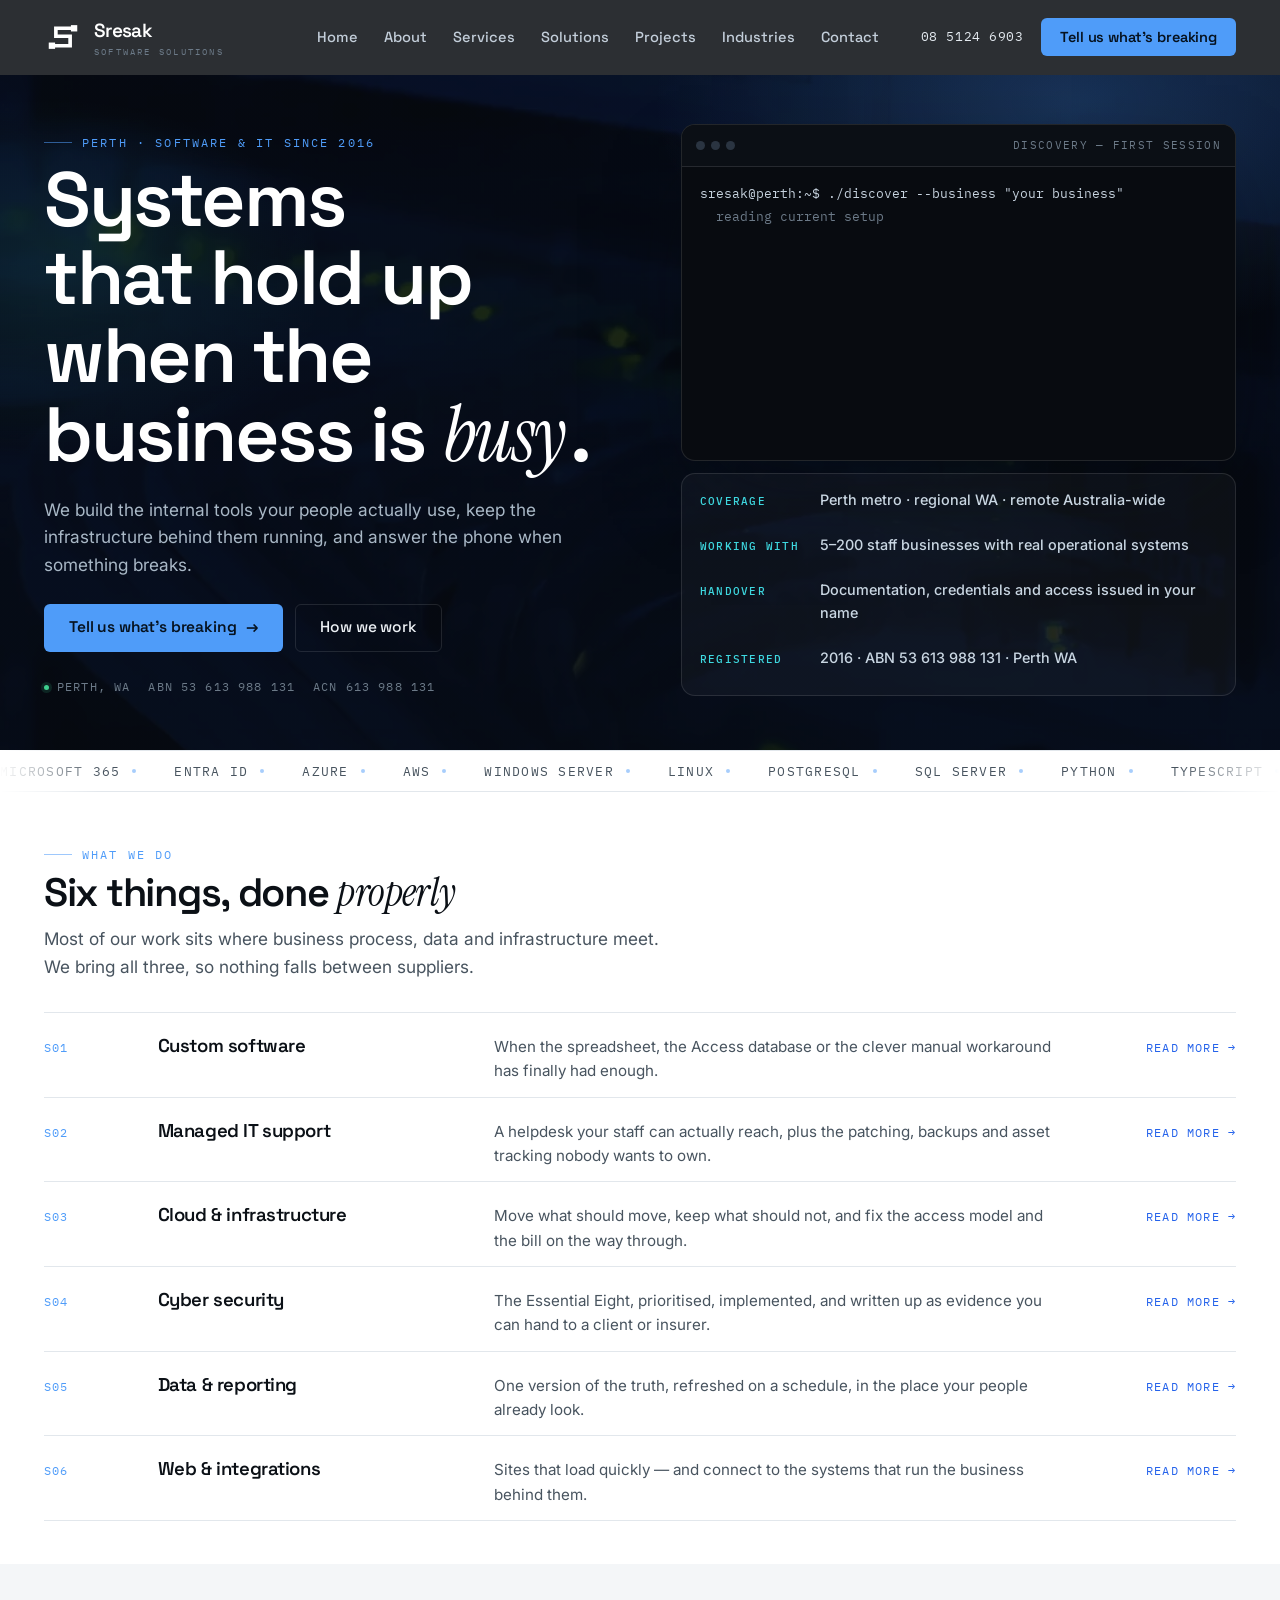
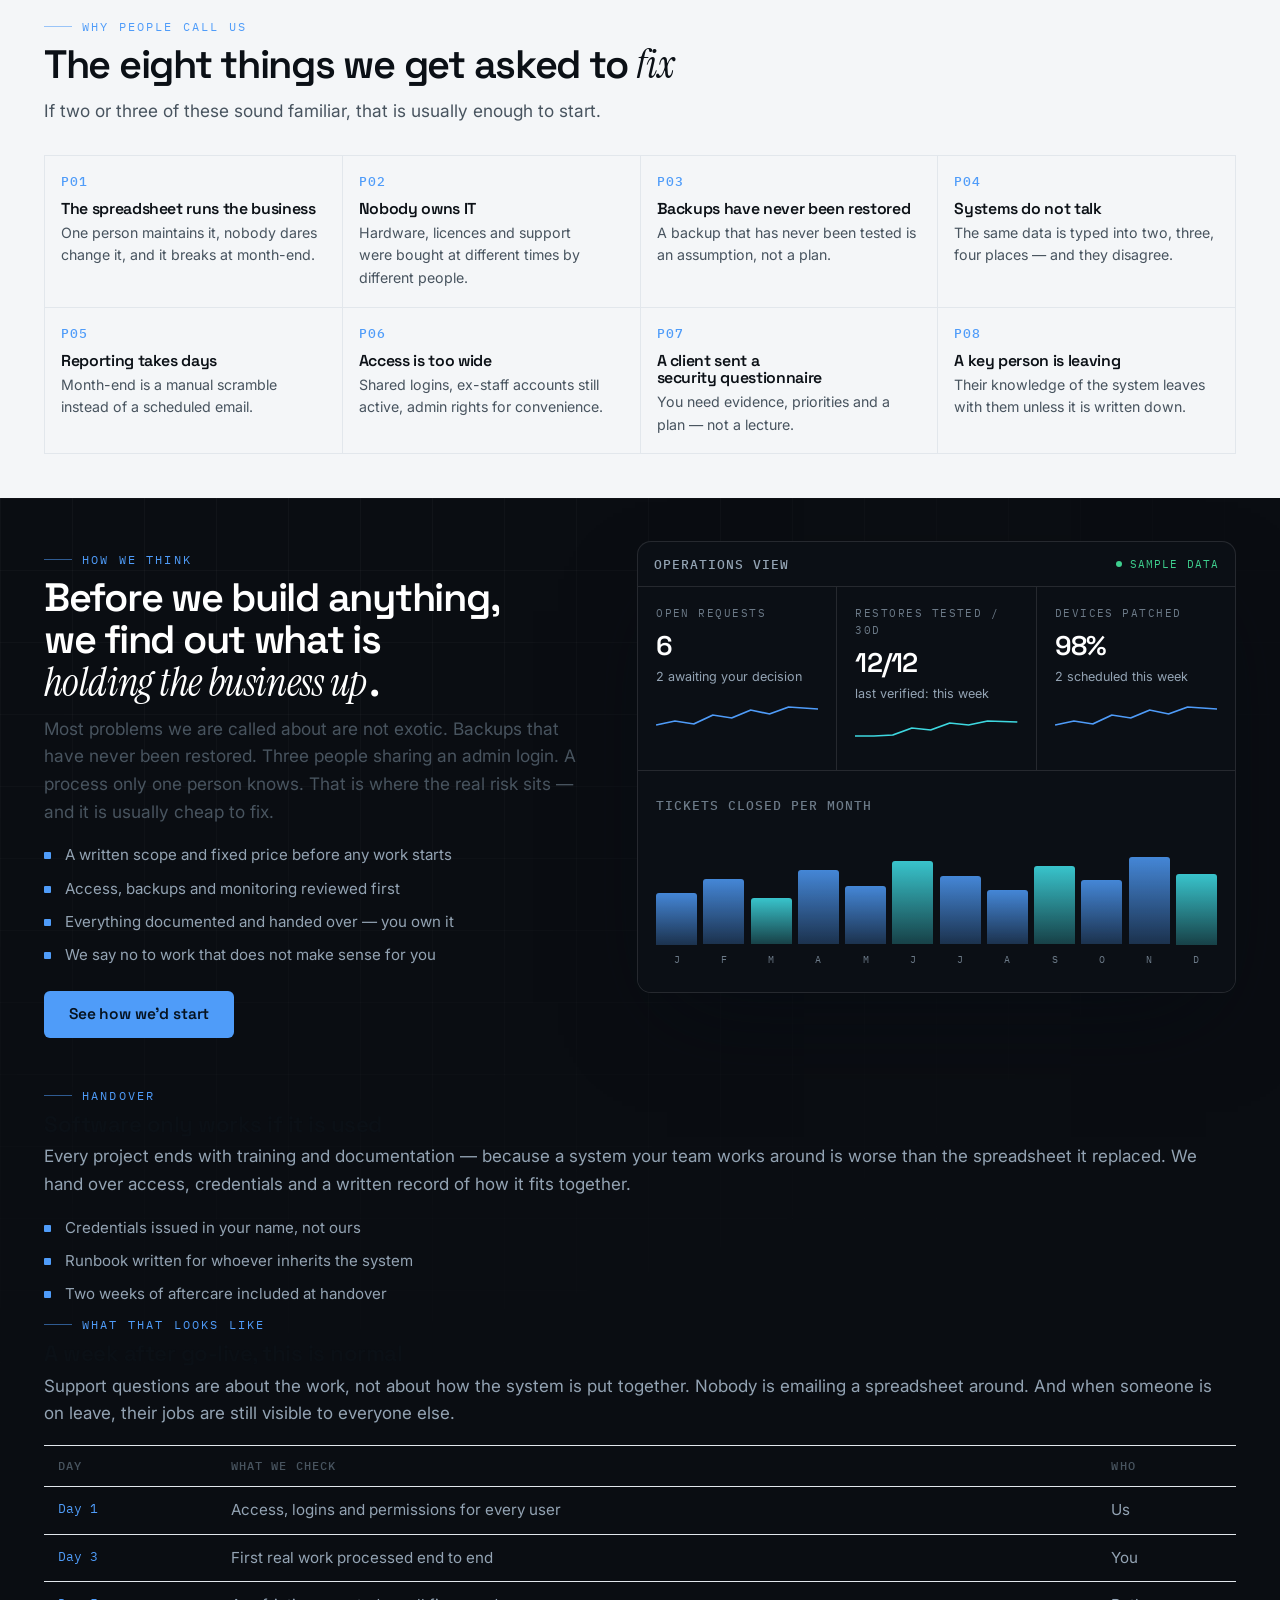
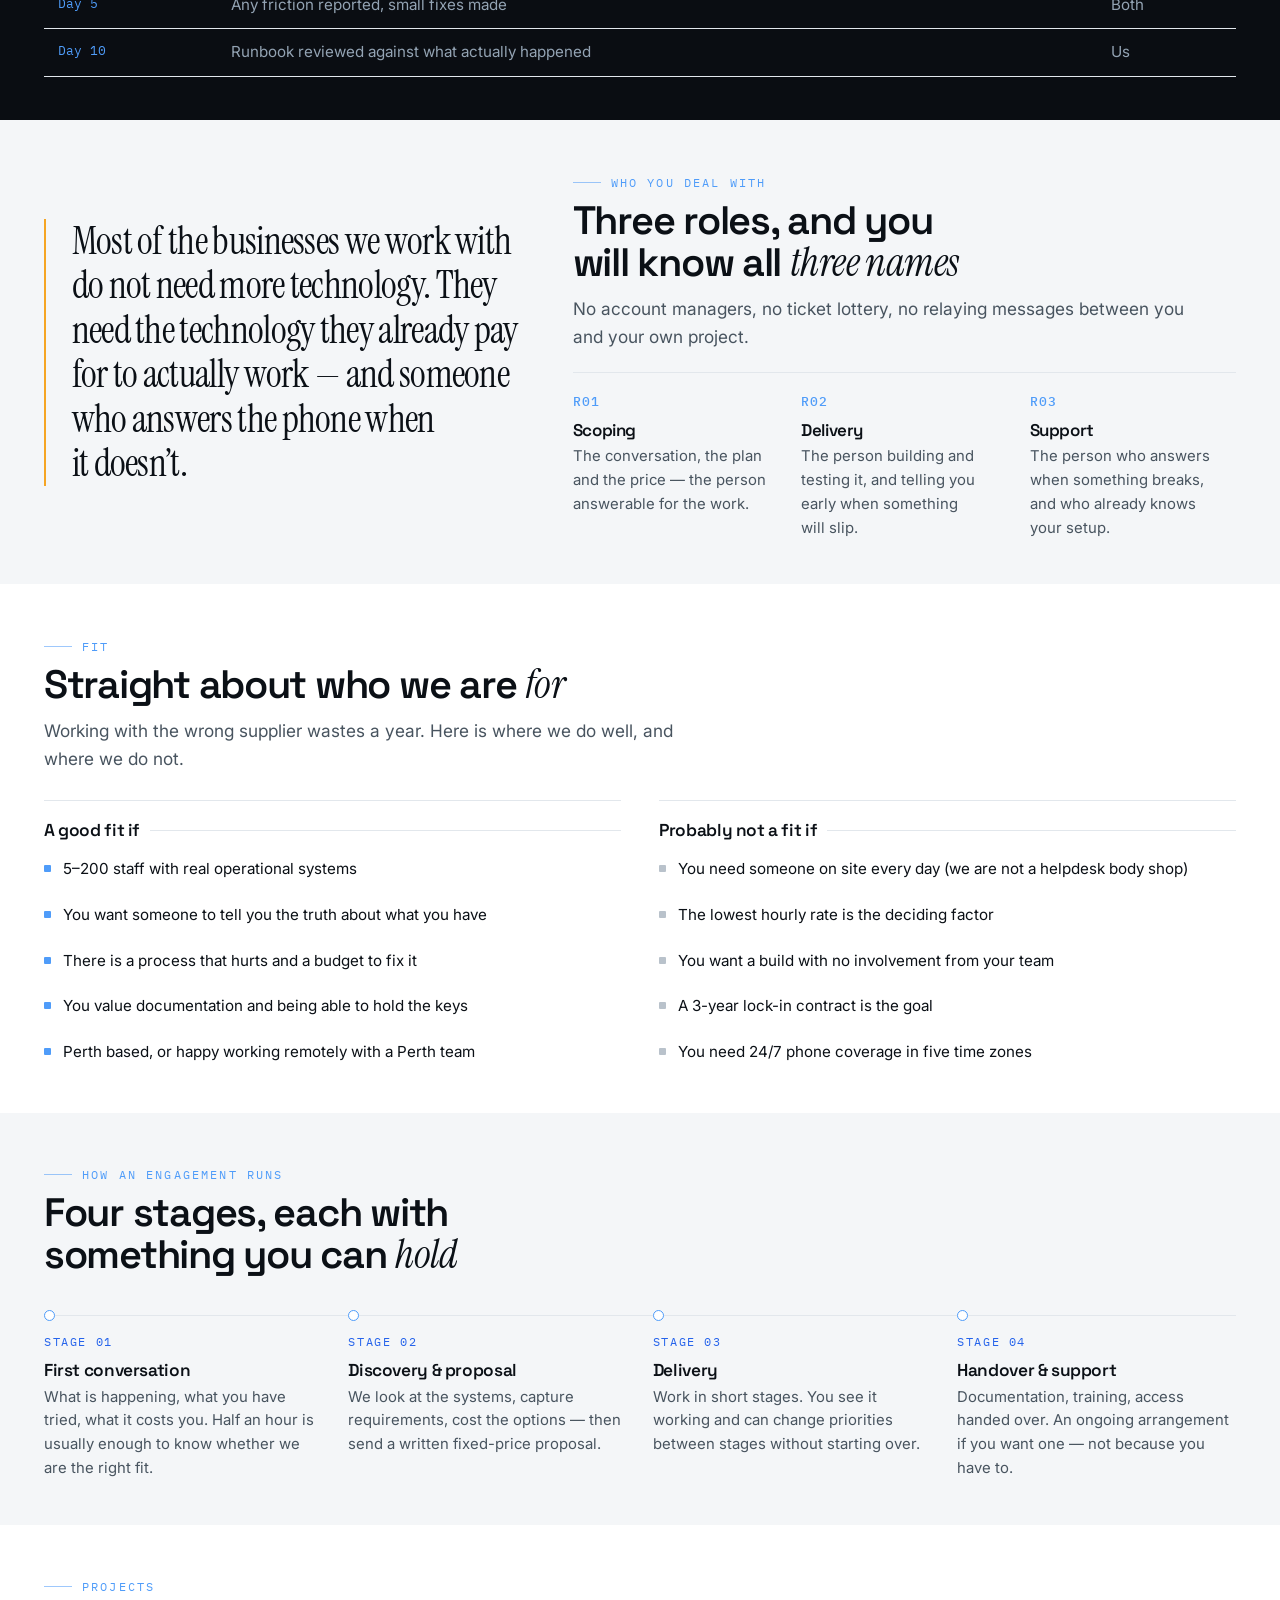
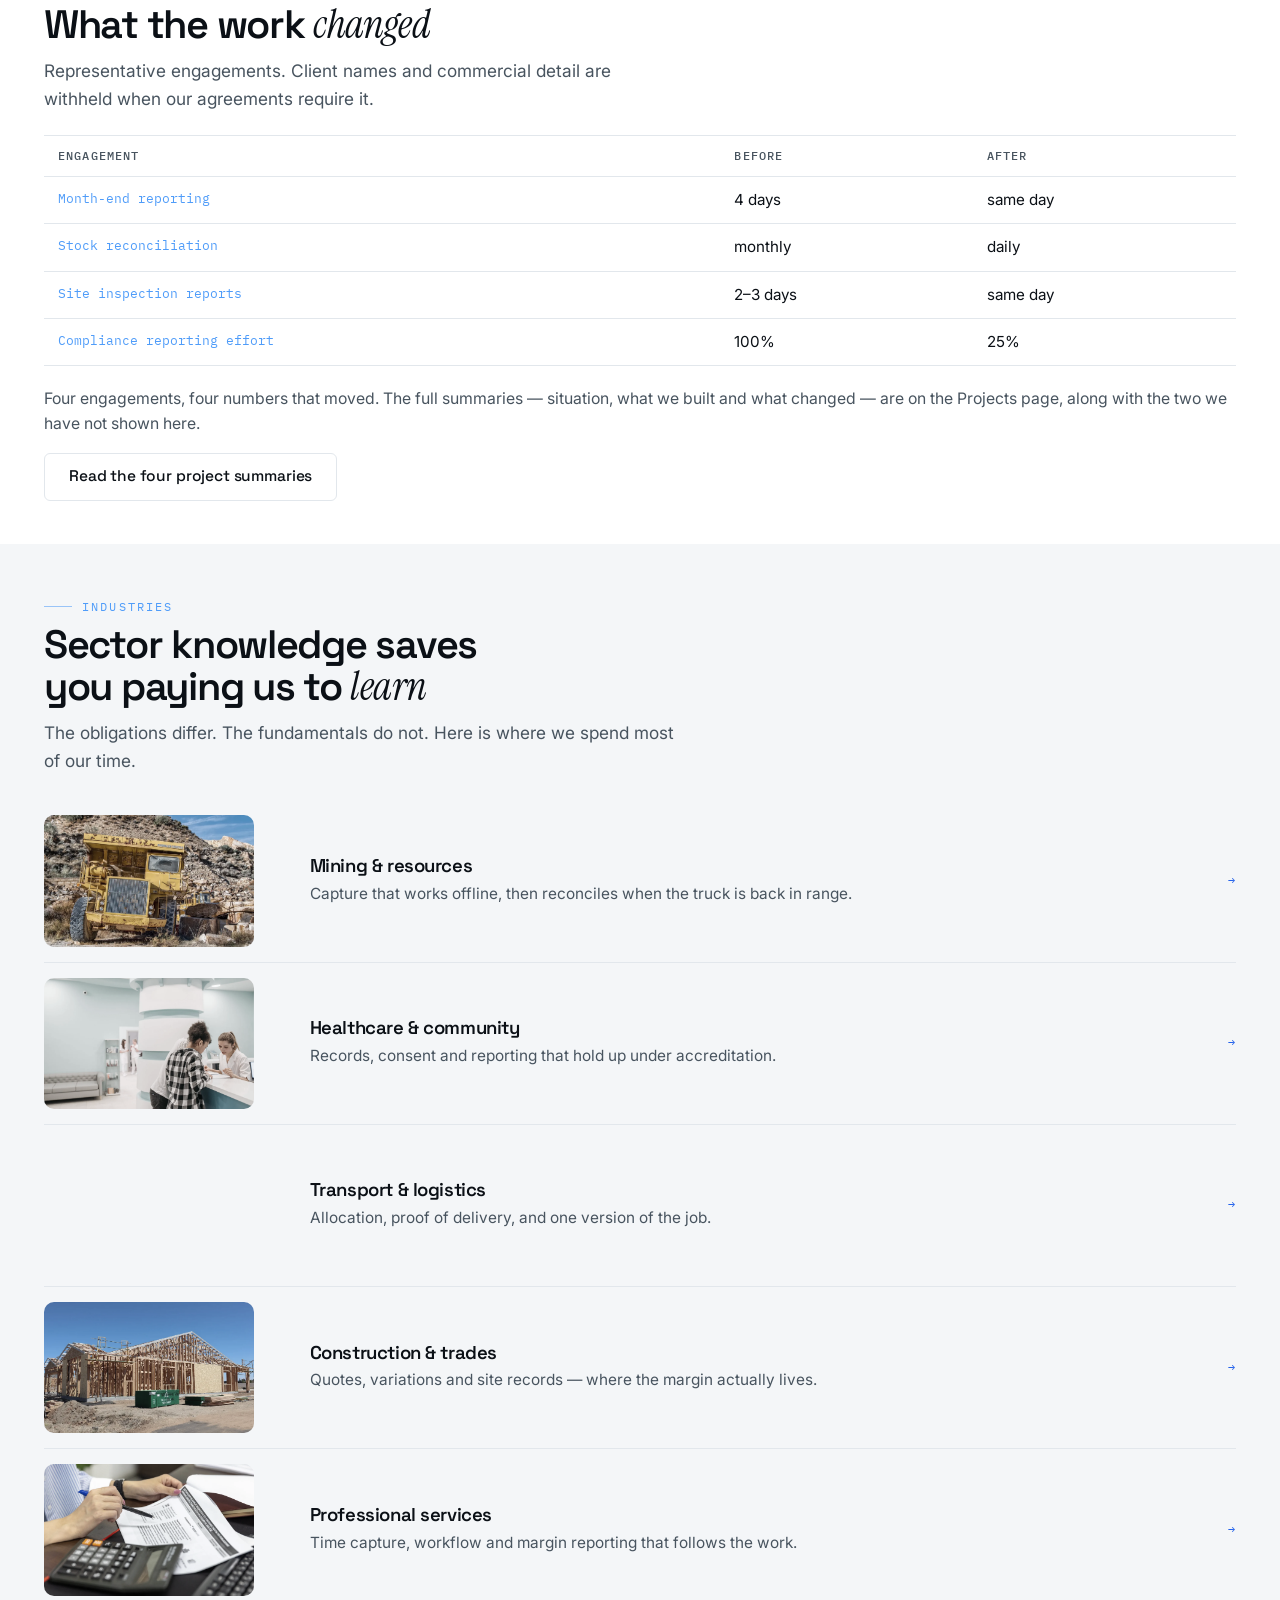
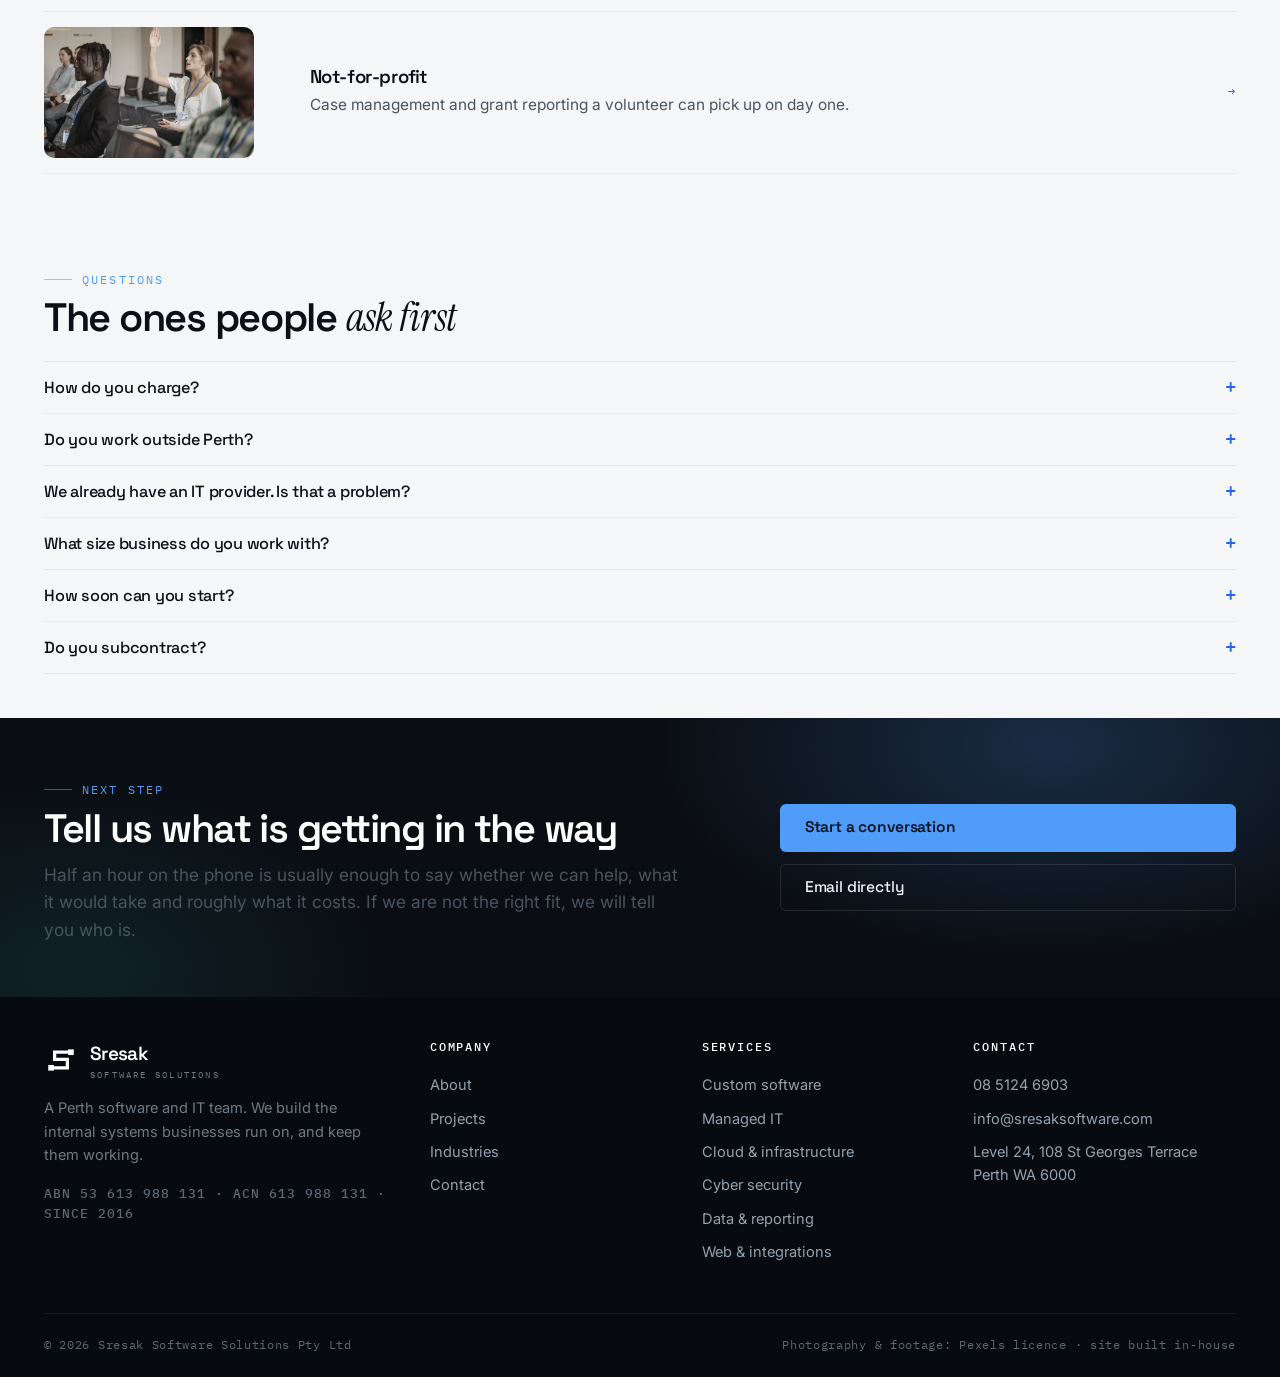
<file: index.html>
<!DOCTYPE html>
<html lang="en-AU">
<head>
<meta charset="utf-8">
<meta name="viewport" content="width=device-width,initial-scale=1">
<title>Sresak Software Solutions | Software, IT & Cloud for Perth Businesses</title>
<meta name="description" content="Perth software and IT team. We build the internal tools businesses actually use, keep the infrastructure behind them running, and answer the phone when it breaks.">
<link rel="canonical" href="https://sresaksoftware.com/">
<meta name="theme-color" content="#0A0D12">
<meta property="og:type" content="website">
<meta property="og:site_name" content="Sresak Software Solutions">
<meta property="og:title" content="Sresak Software Solutions | Software, IT & Cloud for Perth Businesses">
<meta property="og:description" content="Perth software and IT team. We build the internal tools businesses actually use, keep the infrastructure behind them running, and answer the phone when it breaks.">
<meta property="og:url" content="https://sresaksoftware.com/">
<meta property="og:image" content="https://sresaksoftware.com/assets/img/og-index.jpg?v=12">
<meta name="twitter:card" content="summary_large_image">
<link rel="icon" href="/favicon.svg" type="image/svg+xml">
<link rel="apple-touch-icon" href="/favicon.svg">
<noscript><style>.reveal{opacity:1!important;transform:none!important}</style></noscript>
<link rel="preconnect" href="https://fonts.googleapis.com">
<link rel="preconnect" href="https://fonts.gstatic.com" crossorigin>
<link href="https://fonts.googleapis.com/css2?family=Instrument+Serif:ital@0;1&family=Space+Grotesk:wght@500;600&family=Inter:wght@400;500;600&family=IBM+Plex+Mono:wght@400;500&display=swap" rel="stylesheet">
<link rel="stylesheet" href="/assets/css/site.css?v=12">
<script type="application/ld+json">
{"@context":"https://schema.org","@type":"ProfessionalService","name":"Sresak Software Solutions","url":"https://sresaksoftware.com",
"email":"info@sresaksoftware.com","telephone":"+61851246903","areaServed":"Perth, Western Australia",
"address":{"@type":"PostalAddress","streetAddress":"Level 24, 108 St Georges Terrace","addressLocality":"Perth",
"addressRegion":"WA","postalCode":"6000","addressCountry":"AU"},
"identifier":"ABN 53 613 988 131","foundingDate":"2016","description":"Perth software and IT team. We build the internal tools businesses actually use, keep the infrastructure behind them running, and answer the phone when it breaks."}
</script>
</head>
<body>
<a class="skip" href="#main">Skip to content</a>
<header class="hdr">
  <div class="wrap hdr__bar">
    <a class="brand" href="/" aria-label="Sresak Software Solutions — home">
      <svg width="38" height="38" viewBox="0 0 48 48" aria-hidden="true" class="" style="color:#fff" xmlns="http://www.w3.org/2000/svg"><path d="M38 13H15V23H33V35H10" fill="none" stroke="currentColor" stroke-width="4.6" stroke-linecap="square"/><rect x="34" y="9" width="8" height="8" fill="currentColor"/><rect x="6" y="31" width="8" height="8" fill="currentColor"/></svg>
      <span class="brand__words"><span class="brand__name">Sresak</span><span class="brand__tag">SOFTWARE&nbsp;SOLUTIONS</span></span>
    </a>
    <nav class="nav" aria-label="Primary">
      <a href="/index.html">Home</a><a href="/about.html">About</a><a href="/services.html">Services</a><a href="/solutions.html">Solutions</a><a href="/projects.html">Projects</a><a href="/industries.html">Industries</a><a href="/contact.html">Contact</a>
    </nav>
    <div class="hdr__cta">
      <a class="hdr__phone" href="tel:+61851246903">08 5124 6903</a>
      <a class="btn btn--primary btn--sm" href="/contact.html">Tell us what's breaking</a>
      <button class="burger" type="button" aria-label="Menu" aria-expanded="false"><i></i></button>
    </div>
  </div>
</header>
<div class="drawer" aria-label="Mobile menu">
  <a href="/index.html">Home<span>→</span></a><a href="/about.html">About<span>→</span></a><a href="/services.html">Services<span>→</span></a><a href="/solutions.html">Solutions<span>→</span></a><a href="/projects.html">Projects<span>→</span></a><a href="/industries.html">Industries<span>→</span></a><a href="/contact.html">Contact<span>→</span></a>
  <a class="btn btn--primary btn--wide" href="tel:+61851246903">Call 08 5124 6903</a>
  <a class="btn btn--darkline btn--wide" href="/contact.html" style="margin-top:10px">Tell us what's breaking</a>
</div>
<main id="main">
<section class="hero hero__grid hero__glow">
  <div class="vbg"><video class="kenburns" autoplay muted loop playsinline preload="metadata"
    poster="/assets/img/hero-rack-poster.webp"><source src="/assets/video/hero-rack.mp4" type="video/mp4"></video></div>
  <div class="wrap hero__in">
    <div>
      <span class="tagline">Perth · software &amp; IT since 2016</span>
      <h1>Systems that hold up when the business is <em>busy</em>.</h1>
      <p class="lead">We build the internal tools your people actually use, keep the infrastructure behind them
      running, and answer the phone when something breaks.</p>
      <div class="btn-row" style="margin-top:26px">
        <a class="btn btn--primary" href="/contact.html">Tell us what&rsquo;s breaking <span class="ar">→</span></a>
        <a class="btn btn--darkline" href="#how">How we work</a>
      </div>
      <div class="hero__facts"><span><i></i>Perth, WA</span><span>ABN 53 613 988 131</span><span>ACN 613 988 131</span></div>
    </div>
    <div class="hero__right">
      <div class="console reveal" aria-label="Example discovery session">
  <div class="console__bar"><span class="console__dots"><i></i><i></i><i></i></span>
    <span class="console__title">discovery — first session</span></div>
  <div class="console__body" id="term"></div>
</div>
      <div class="hero__glance reveal">
        <div><span class="mono">Coverage</span><strong>Perth metro · regional WA · remote Australia-wide</strong></div>
        <div><span class="mono">Working with</span><strong>5–200 staff businesses with real operational systems</strong></div>
        <div><span class="mono">Handover</span><strong>Documentation, credentials and access issued in your name</strong></div>
        <div><span class="mono">Registered</span><strong>2016 · ABN 53 613 988 131 · Perth WA</strong></div>
      </div>
    </div>
  </div>
</section>

<div class="marquee" aria-label="Technologies we work with"><div class="marquee__track"><span>Microsoft 365</span><span>Entra ID</span><span>Azure</span><span>AWS</span><span>Windows Server</span><span>Linux</span><span>PostgreSQL</span><span>SQL Server</span><span>Python</span><span>TypeScript</span><span>React</span><span>Power BI</span><span>Fortinet</span><span>Ubiquiti</span><span>UniFi</span><span>Veeam</span><span>Backblaze</span><span>Docker</span><span>Terraform</span><span>Jira</span><span>GitHub</span><span>Cloudflare</span><span>Microsoft 365</span><span>Entra ID</span><span>Azure</span><span>AWS</span><span>Windows Server</span><span>Linux</span><span>PostgreSQL</span><span>SQL Server</span><span>Python</span><span>TypeScript</span><span>React</span><span>Power BI</span><span>Fortinet</span><span>Ubiquiti</span><span>UniFi</span><span>Veeam</span><span>Backblaze</span><span>Docker</span><span>Terraform</span><span>Jira</span><span>GitHub</span><span>Cloudflare</span></div></div>

<section class="section">
  <div class="wrap">
    <div class="head reveal"><span class="tagline">What we do</span>
      <h2>Six things, done <em>properly</em></h2>
      <p class="lead">Most of our work sits where business process, data and infrastructure meet. We bring all three,
      so nothing falls between suppliers.</p></div>
    <div style="margin-top:32px">
      <div class="rows"><div class="row reveal">
  <div class="row__idx">S01</div>
  <div class="row__title"><h3>Custom software</h3></div>
  <div class="row__body"><p>When the spreadsheet, the Access database or the clever manual workaround has finally had enough.</p></div>
  <div class="row__act"><a class="row__link" href="/services.html#software">Read more <span class="ar">→</span></a></div>
</div><div class="row reveal">
  <div class="row__idx">S02</div>
  <div class="row__title"><h3>Managed IT support</h3></div>
  <div class="row__body"><p>A helpdesk your staff can actually reach, plus the patching, backups and asset tracking nobody wants to own.</p></div>
  <div class="row__act"><a class="row__link" href="/services.html#support">Read more <span class="ar">→</span></a></div>
</div><div class="row reveal">
  <div class="row__idx">S03</div>
  <div class="row__title"><h3>Cloud &amp; infrastructure</h3></div>
  <div class="row__body"><p>Move what should move, keep what should not, and fix the access model and the bill on the way through.</p></div>
  <div class="row__act"><a class="row__link" href="/services.html#cloud">Read more <span class="ar">→</span></a></div>
</div><div class="row reveal">
  <div class="row__idx">S04</div>
  <div class="row__title"><h3>Cyber security</h3></div>
  <div class="row__body"><p>The Essential Eight, prioritised, implemented, and written up as evidence you can hand to a client or insurer.</p></div>
  <div class="row__act"><a class="row__link" href="/services.html#security">Read more <span class="ar">→</span></a></div>
</div><div class="row reveal">
  <div class="row__idx">S05</div>
  <div class="row__title"><h3>Data &amp; reporting</h3></div>
  <div class="row__body"><p>One version of the truth, refreshed on a schedule, in the place your people already look.</p></div>
  <div class="row__act"><a class="row__link" href="/services.html#data">Read more <span class="ar">→</span></a></div>
</div><div class="row reveal">
  <div class="row__idx">S06</div>
  <div class="row__title"><h3>Web &amp; integrations</h3></div>
  <div class="row__body"><p>Sites that load quickly — and connect to the systems that run the business behind them.</p></div>
  <div class="row__act"><a class="row__link" href="/services.html#web">Read more <span class="ar">→</span></a></div>
</div></div>
    </div>
  </div>
</section>

<section class="section s-tint">
  <div class="wrap">
    <div class="head reveal"><span class="tagline">Why people call us</span>
      <h2>The eight things we get asked to <em>fix</em></h2>
      <p class="lead">If two or three of these sound familiar, that is usually enough to start.</p></div>
    <div style="margin-top:30px"><div class="tiles"><div class="tile reveal"><span class="mono">P01</span><h3>The spreadsheet runs the business</h3><p>One person maintains it, nobody dares change it, and it breaks at month-end.</p></div><div class="tile reveal"><span class="mono">P02</span><h3>Nobody owns IT</h3><p>Hardware, licences and support were bought at different times by different people.</p></div><div class="tile reveal"><span class="mono">P03</span><h3>Backups have never been restored</h3><p>A backup that has never been tested is an assumption, not a plan.</p></div><div class="tile reveal"><span class="mono">P04</span><h3>Systems do not talk</h3><p>The same data is typed into two, three, four places — and they disagree.</p></div><div class="tile reveal"><span class="mono">P05</span><h3>Reporting takes days</h3><p>Month-end is a manual scramble instead of a scheduled email.</p></div><div class="tile reveal"><span class="mono">P06</span><h3>Access is too wide</h3><p>Shared logins, ex-staff accounts still active, admin rights for convenience.</p></div><div class="tile reveal"><span class="mono">P07</span><h3>A client sent a security questionnaire</h3><p>You need evidence, priorities and a plan — not a lecture.</p></div><div class="tile reveal"><span class="mono">P08</span><h3>A key person is leaving</h3><p>Their knowledge of the system leaves with them unless it is written down.</p></div></div></div>
  </div>
</section>

<section class="section band-tech" id="how">
  <div class="wrap">
    <div class="tech-split">
      <div class="reveal">
        <span class="tagline">How we think</span>
        <h2 style="color:#fff">Before we build anything, we find out what is <em>holding the business up</em>.</h2>
        <p class="lead">Most problems we are called about are not exotic. Backups that have never been restored.
        Three people sharing an admin login. A process only one person knows. That is where the real risk sits —
        and it is usually cheap to fix.</p>
        <ul class="checks"><li><span>A written scope and fixed price before any work starts</span></li><li><span>Access, backups and monitoring reviewed first</span></li><li><span>Everything documented and handed over — you own it</span></li><li><span>We say no to work that does not make sense for you</span></li></ul>
        <div class="btn-row" style="margin-top:24px"><a class="btn btn--primary" href="/solutions.html">See how we&rsquo;d start</a></div>
      </div>
      <div class="dash reveal">
  <div class="dash__bar"><span class="mono" style="color:#93A3B3">Operations view</span>
    <span class="dash__live"><i></i> sample data</span></div>
  <div class="dash__grid">
    <div class="kpi"><em>Open requests</em><b data-count="6" data-dec="0">0</b><small>2 awaiting your decision</small><svg viewBox="0 0 120 34" preserveAspectRatio="none" aria-hidden="true"><polyline fill="none" stroke="#4F9CF9" stroke-width="1.6" points="0,26 14,22 28,25 42,16 56,19 70,11 84,15 98,8 120,10"/></svg></div>
    <div class="kpi"><em>Restores tested / 30d</em><b>12/12</b><small>last verified: this week</small><svg viewBox="0 0 120 34" preserveAspectRatio="none" aria-hidden="true"><polyline fill="none" stroke="#3ED8E0" stroke-width="1.6" points="0,20 14,20 28,19 42,12 56,14 70,7 84,9 98,5 120,6"/></svg></div>
    <div class="kpi"><em>Devices patched</em><b data-count="98" data-dec="0" data-suffix="%">0%</b><small>2 scheduled this week</small><svg viewBox="0 0 120 34" preserveAspectRatio="none" aria-hidden="true"><polyline fill="none" stroke="#4F9CF9" stroke-width="1.6" points="0,26 14,22 28,25 42,16 56,19 70,11 84,15 98,8 120,10"/></svg></div>
  </div>
  <div class="dash__chart">
    <span class="mono" style="color:#6C7A88">Tickets closed per month</span>
    <div class="bars" id="bars"><i style="height:46%;animation-delay:0ms"></i><i style="height:58%;animation-delay:45ms"></i><i style="height:41%;animation-delay:90ms"></i><i style="height:66%;animation-delay:135ms"></i><i style="height:52%;animation-delay:180ms"></i><i style="height:74%;animation-delay:225ms"></i><i style="height:61%;animation-delay:270ms"></i><i style="height:48%;animation-delay:315ms"></i><i style="height:70%;animation-delay:360ms"></i><i style="height:57%;animation-delay:405ms"></i><i style="height:78%;animation-delay:450ms"></i><i style="height:63%;animation-delay:495ms"></i></div>
    <div class="bars-x"><span>J</span><span>F</span><span>M</span><span>A</span><span>M</span><span>J</span><span>J</span><span>A</span><span>S</span><span>O</span><span>N</span><span>D</span></div>
  </div>
</div>
    </div>
    <div class="grid g-2" style="margin-top:clamp(24px,3vw,40px);gap:clamp(20px,3vw,44px);align-items:start">
      <div class="reveal">
        <span class="tagline">Handover</span>
        <h3 style="font-size:1.4rem">Software only works if it is used</h3>
        <p>Every project ends with training and documentation — because a system your team works around is worse
        than the spreadsheet it replaced. We hand over access, credentials and a written record of how it fits together.</p>
        <ul class="checks">
          <li><span>Credentials issued in your name, not ours</span></li>
          <li><span>Runbook written for whoever inherits the system</span></li>
          <li><span>Two weeks of aftercare included at handover</span></li>
        </ul>
      </div>
      <div class="reveal">
        <span class="tagline">What that looks like</span>
        <h3 style="font-size:1.4rem">A week after go-live, this is normal</h3>
        <p>Support questions are about the work, not about how the system is put together. Nobody is emailing a
        spreadsheet around. And when someone is on leave, their jobs are still visible to everyone else.</p>
        <div class="dtable-wrap" style="margin-top:18px">
          <div class="tablewrap"><table class="dtable"><thead><tr><th>Day</th><th>What we check</th><th>Who</th></tr></thead><tbody><tr><td>Day 1</td><td>Access, logins and permissions for every user</td><td>Us</td></tr><tr><td>Day 3</td><td>First real work processed end to end</td><td>You</td></tr><tr><td>Day 5</td><td>Any friction reported, small fixes made</td><td>Both</td></tr><tr><td>Day 10</td><td>Runbook reviewed against what actually happened</td><td>Us</td></tr></tbody></table></div>
        </div>
      </div>
    </div>
  </div>
</section>

<section class="section s-tint">
  <div class="wrap human">
    <div class="statement reveal"><p>Most of the businesses we work with do not need more technology. They need the technology they already pay for to actually work — and someone who answers the phone when it doesn&rsquo;t.</p></div>
    <div class="reveal">
      <span class="tagline">Who you deal with</span>
      <h2>Three roles, and you will know all <em>three names</em></h2>
      <p class="lead">No account managers, no ticket lottery, no relaying messages between you and your own project.</p>
      <div style="margin-top:22px"><div class="roles"><div class="role reveal"><div class="mono">R01</div><h3>Scoping</h3><p>The conversation, the plan and the price — the person answerable for the work.</p></div><div class="role reveal"><div class="mono">R02</div><h3>Delivery</h3><p>The person building and testing it, and telling you early when something will slip.</p></div><div class="role reveal"><div class="mono">R03</div><h3>Support</h3><p>The person who answers when something breaks, and who already knows your setup.</p></div></div></div>
    </div>
  </div>
</section>

<section class="section">
  <div class="wrap">
    <div class="head reveal"><span class="tagline">Fit</span>
      <h2>Straight about who we are <em>for</em></h2>
      <p class="lead">Working with the wrong supplier wastes a year. Here is where we do well, and where we do not.</p></div>
    <div style="margin-top:28px"><div class="twolists">
  <div class="fitlist reveal"><h3>A good fit if</h3><ul><li><span>5–200 staff with real operational systems</span></li><li><span>You want someone to tell you the truth about what you have</span></li><li><span>There is a process that hurts and a budget to fix it</span></li><li><span>You value documentation and being able to hold the keys</span></li><li><span>Perth based, or happy working remotely with a Perth team</span></li></ul></div>
  <div class="fitlist fitlist--no reveal"><h3>Probably not a fit if</h3><ul><li><span>You need someone on site every day (we are not a helpdesk body shop)</span></li><li><span>The lowest hourly rate is the deciding factor</span></li><li><span>You want a build with no involvement from your team</span></li><li><span>A 3-year lock-in contract is the goal</span></li><li><span>You need 24/7 phone coverage in five time zones</span></li></ul></div>
</div></div>
  </div>
</section>

<section class="section s-tint">
  <div class="wrap">
    <div class="head reveal"><span class="tagline">How an engagement runs</span>
      <h2>Four stages, each with something you can <em>hold</em></h2></div>
    <div class="tl"><div class="tl__item reveal"><div class="tl__num">STAGE 01</div><h3>First conversation</h3><p>What is happening, what you have tried, what it costs you. Half an hour is usually enough to know whether we are the right fit.</p></div><div class="tl__item reveal"><div class="tl__num">STAGE 02</div><h3>Discovery &amp; proposal</h3><p>We look at the systems, capture requirements, cost the options — then send a written fixed-price proposal.</p></div><div class="tl__item reveal"><div class="tl__num">STAGE 03</div><h3>Delivery</h3><p>Work in short stages. You see it working and can change priorities between stages without starting over.</p></div><div class="tl__item reveal"><div class="tl__num">STAGE 04</div><h3>Handover &amp; support</h3><p>Documentation, training, access handed over. An ongoing arrangement if you want one — not because you have to.</p></div></div>
  </div>
</section>

<section class="section">
  <div class="wrap">
    <div class="head reveal"><span class="tagline">Projects</span>
      <h2>What the work <em>changed</em></h2>
      <p class="lead">Representative engagements. Client names and commercial detail are withheld when our agreements require it.</p></div>
    <div style="margin-top:22px">
      <div class="tablewrap"><table class="dtable"><thead><tr><th>Engagement</th><th>Before</th><th>After</th></tr></thead><tbody><tr><td>Month-end reporting</td><td>4 days</td><td>same day</td></tr><tr><td>Stock reconciliation</td><td>monthly</td><td>daily</td></tr><tr><td>Site inspection reports</td><td>2–3 days</td><td>same day</td></tr><tr><td>Compliance reporting effort</td><td>100%</td><td>25%</td></tr></tbody></table></div>
    </div>
    <div class="grid g-2" style="margin-top:20px">
      <p class="lede-sm">Four engagements, four numbers that moved. The full summaries — situation, what we built and
      what changed — are on the Projects page, along with the two we have not shown here.</p>
      <div><a class="btn btn--line" href="/projects.html">Read the four project summaries</a></div>
    </div>
  </div>
</section>

<section class="section s-tint">
  <div class="wrap">
    <div class="head reveal"><span class="tagline">Industries</span>
      <h2>Sector knowledge saves you paying us to <em>learn</em></h2>
      <p class="lead">The obligations differ. The fundamentals do not. Here is where we spend most of our time.</p></div>
    <div style="margin-top:26px">
      <a class="indrow reveal" href="/industries.html">
        <img src="/assets/img/home-ind-mining.webp" alt="Mining &amp; resources" loading="lazy" decoding="async">
        <div><h3>Mining &amp; resources</h3><p>Capture that works offline, then reconciles when the truck is back in range.</p></div>
        <span class="indrow__go">→</span></a><a class="indrow reveal" href="/industries.html">
        <img src="/assets/img/home-ind-health.webp" alt="Healthcare &amp; community" loading="lazy" decoding="async">
        <div><h3>Healthcare &amp; community</h3><p>Records, consent and reporting that hold up under accreditation.</p></div>
        <span class="indrow__go">→</span></a><a class="indrow reveal" href="/industries.html">
        <img src="/assets/img/home-ind-logistics.webp" alt="Transport &amp; logistics" loading="lazy" decoding="async">
        <div><h3>Transport &amp; logistics</h3><p>Allocation, proof of delivery, and one version of the job.</p></div>
        <span class="indrow__go">→</span></a><a class="indrow reveal" href="/industries.html">
        <img src="/assets/img/home-ind-build.webp" alt="Construction &amp; trades" loading="lazy" decoding="async">
        <div><h3>Construction &amp; trades</h3><p>Quotes, variations and site records — where the margin actually lives.</p></div>
        <span class="indrow__go">→</span></a><a class="indrow reveal" href="/industries.html">
        <img src="/assets/img/home-ind-prof.webp" alt="Professional services" loading="lazy" decoding="async">
        <div><h3>Professional services</h3><p>Time capture, workflow and margin reporting that follows the work.</p></div>
        <span class="indrow__go">→</span></a><a class="indrow reveal" href="/industries.html">
        <img src="/assets/img/home-ind-nfp.webp" alt="Not-for-profit" loading="lazy" decoding="async">
        <div><h3>Not-for-profit</h3><p>Case management and grant reporting a volunteer can pick up on day one.</p></div>
        <span class="indrow__go">→</span></a>
    </div>
  </div>
</section>

<section class="section s-tint">
  <div class="wrap">
    <div class="head reveal"><span class="tagline">Questions</span><h2>The ones people <em>ask first</em></h2></div>
    <div style="margin-top:22px"><div class="faq"><details class="acc reveal"><summary>How do you charge?</summary><div class="acc__body">Fixed-scope projects are quoted in writing after a discovery conversation — sometimes free, sometimes a small paid assessment if the environment needs real investigation. Ongoing support is a monthly retainer sized on users and devices.</div></details><details class="acc reveal"><summary>Do you work outside Perth?</summary><div class="acc__body">Yes. We are based in Perth and most clients are in WA, but we support remote teams across Australia and work remotely by default.</div></details><details class="acc reveal"><summary>We already have an IT provider. Is that a problem?</summary><div class="acc__body">Usually not. A lot of our work is project-based alongside an existing provider — software, a cloud migration, a security uplift, reporting — without touching your support arrangement.</div></details><details class="acc reveal"><summary>What size business do you work with?</summary><div class="acc__body">Generally 5 to 200 staff. Big enough to have real systems and obligations, small enough that we can talk to the people who decide.</div></details><details class="acc reveal"><summary>How soon can you start?</summary><div class="acc__body">Discovery within one to two weeks. Delivery dates are confirmed in the proposal, not guessed at on the phone.</div></details><details class="acc reveal"><summary>Do you subcontract?</summary><div class="acc__body">For specialist work — licensed electrical, structural, legal — yes, and we coordinate it so you still have one point of contact.</div></details></div></div>
  </div>
</section>

<section class="cta">
  <div class="wrap cta__in">
    <div class="reveal"><span class="tagline">Next step</span><h2>Tell us what is getting in the way</h2><p class="lead">Half an hour on the phone is usually enough to say whether we can help, what it would take and roughly what it costs. If we are not the right fit, we will tell you who is.</p></div>
    <div class="cta__actions reveal">
      <a class="btn btn--primary" href="/contact.html">Start a conversation</a>
      <a class="btn btn--darkline" href="mailto:info@sresaksoftware.com">Email directly</a>
    </div>
  </div>
</section></main>
<footer class="ftr">
  <div class="wrap">
    <div class="ftr__grid">
      <div>
        <div class="ftr__brand"><svg width="34" height="34" viewBox="0 0 48 48" aria-hidden="true" class="" style="color:#fff" xmlns="http://www.w3.org/2000/svg"><path d="M38 13H15V23H33V35H10" fill="none" stroke="currentColor" stroke-width="4.6" stroke-linecap="square"/><rect x="34" y="9" width="8" height="8" fill="currentColor"/><rect x="6" y="31" width="8" height="8" fill="currentColor"/></svg>
          <span class="brand__words"><span class="brand__name">Sresak</span><span class="brand__tag">SOFTWARE&nbsp;SOLUTIONS</span></span></div>
        <p style="max-width:36ch">A Perth software and IT team. We build the internal systems businesses run on, and keep them working.</p>
        <p class="mono" style="margin-top:14px;color:#5C6A78">ABN 53 613 988 131 · ACN 613 988 131 · SINCE 2016</p>
      </div>
      <div>
        <h4>Company</h4>
        <a href="/about.html">About</a><a href="/projects.html">Projects</a>
        <a href="/industries.html">Industries</a><a href="/contact.html">Contact</a>
      </div>
      <div>
        <h4>Services</h4>
        <a href="/services.html#software">Custom software</a><a href="/services.html#support">Managed IT</a>
        <a href="/services.html#cloud">Cloud &amp; infrastructure</a><a href="/services.html#security">Cyber security</a>
        <a href="/services.html#data">Data &amp; reporting</a><a href="/services.html#web">Web &amp; integrations</a>
      </div>
      <div>
        <h4>Contact</h4>
        <a href="tel:+61851246903">08 5124 6903</a>
        <a href="mailto:info@sresaksoftware.com">info@sresaksoftware.com</a>
        <a href="/contact.html">Level 24, 108 St Georges Terrace<br>Perth WA 6000</a>
      </div>
    </div>
    <div class="ftr__bot">
      <span>© <span id="year">2026</span> Sresak Software Solutions Pty Ltd</span>
      <span>Photography &amp; footage: Pexels licence · site built in-house</span>
    </div>
  </div>
</footer>
<button class="totop" type="button" aria-label="Back to top">↑</button>
<script src="/assets/js/site.js?v=12" defer></script>
</body>
</html>
</file>
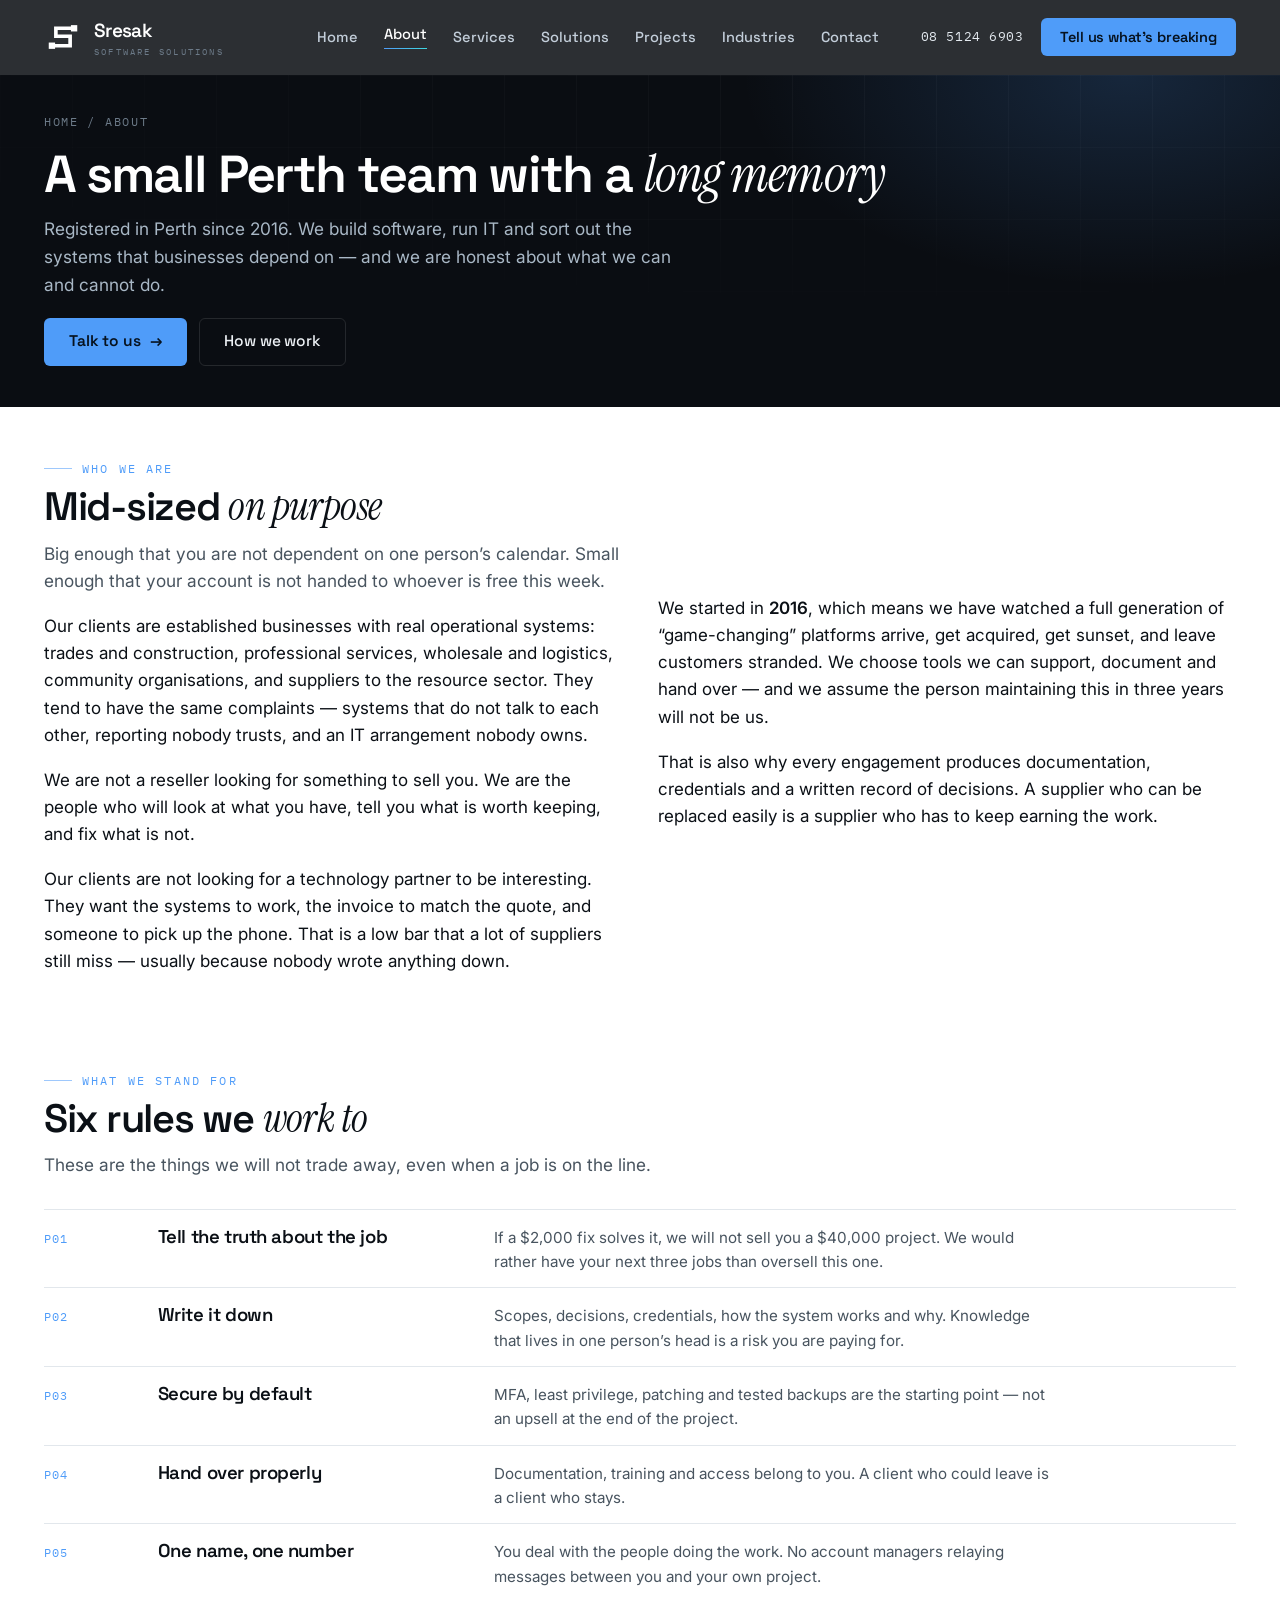
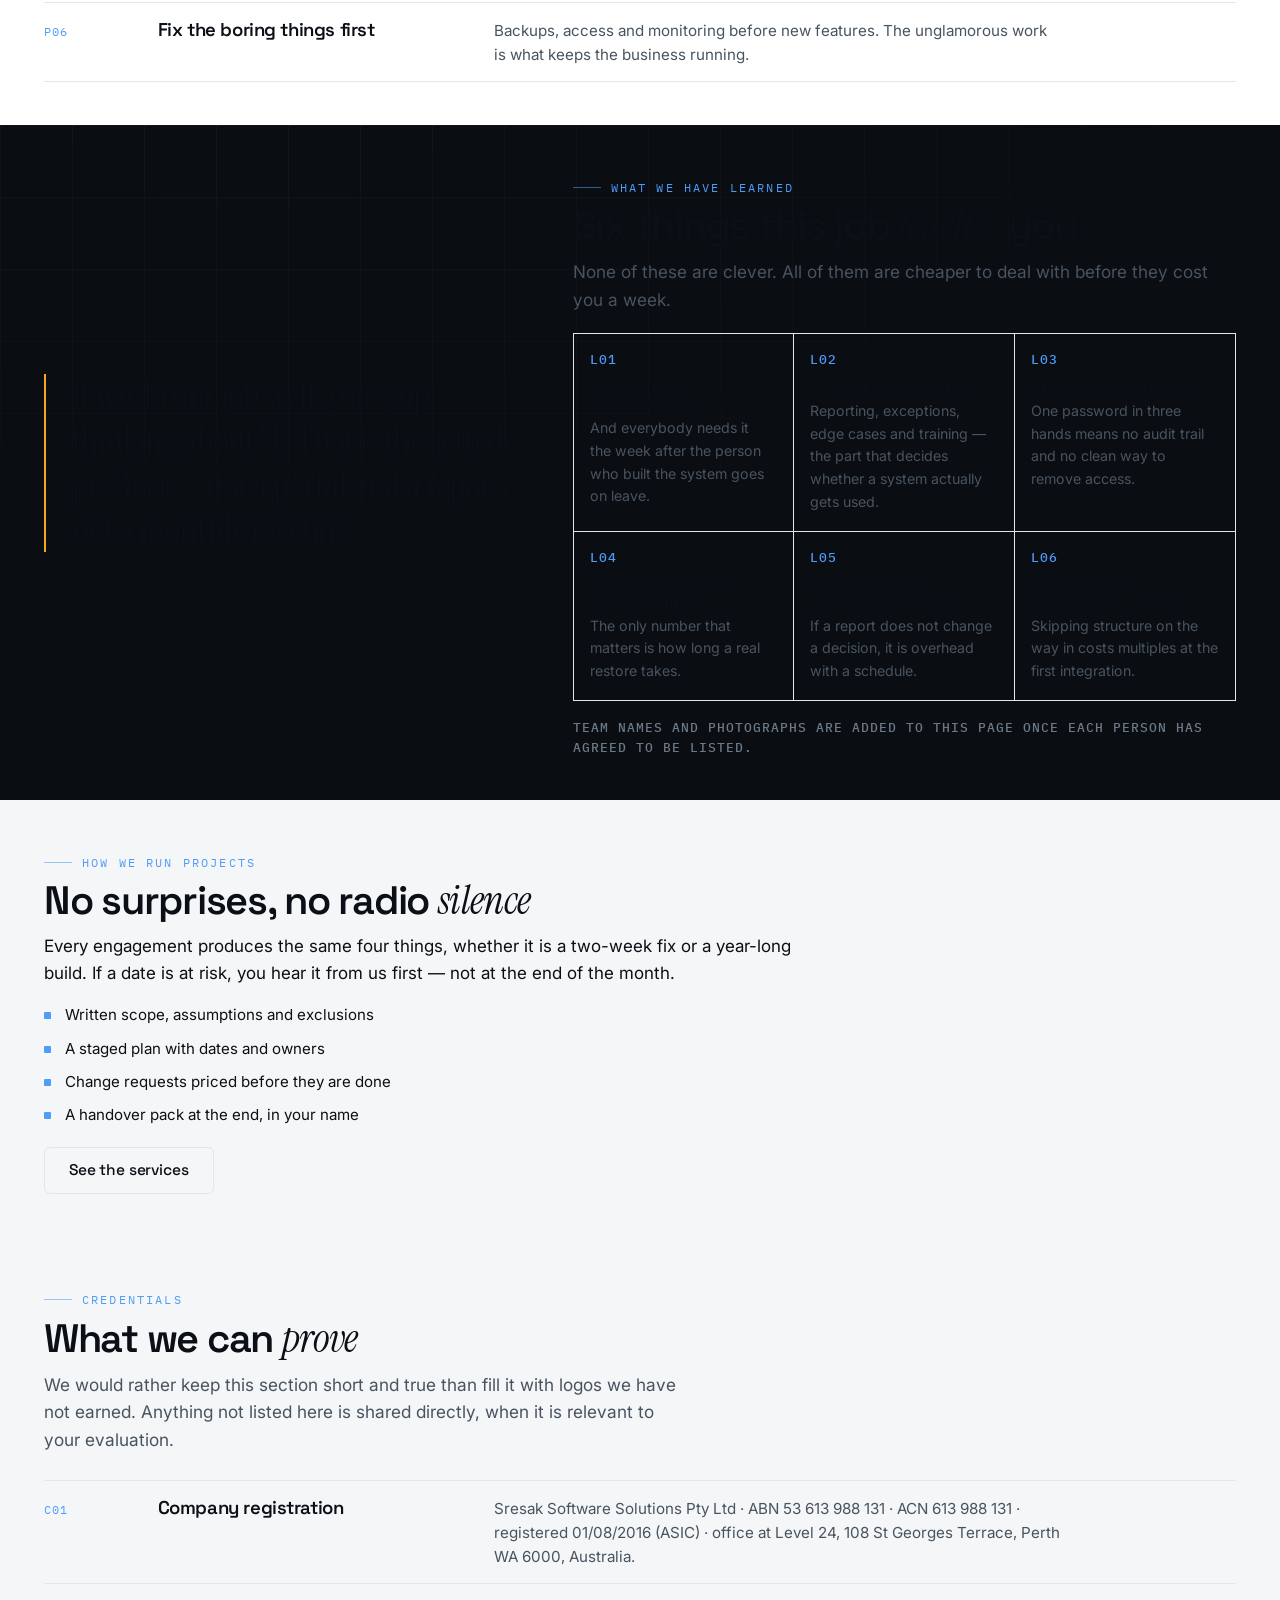
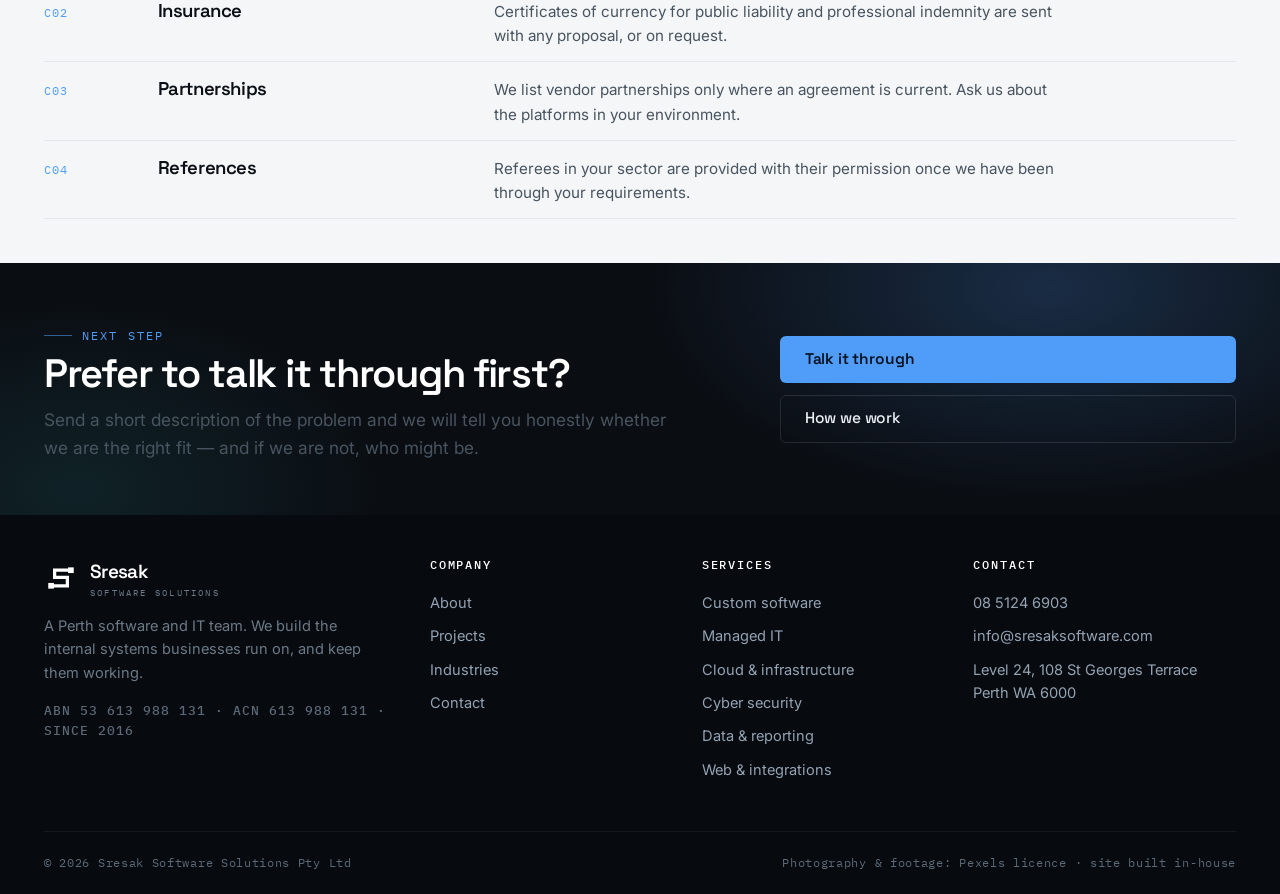
<file: about.html>
<!DOCTYPE html>
<html lang="en-AU">
<head>
<meta charset="utf-8">
<meta name="viewport" content="width=device-width,initial-scale=1">
<title>About | Sresak Software Solutions, Perth</title>
<meta name="description" content="Who we are, how we work, what we refuse to do. Perth registered since 2016 — ABN 53 613 988 131.">
<link rel="canonical" href="https://sresaksoftware.com/about.html">
<meta name="theme-color" content="#0A0D12">
<meta property="og:type" content="website">
<meta property="og:site_name" content="Sresak Software Solutions">
<meta property="og:title" content="About | Sresak Software Solutions, Perth">
<meta property="og:description" content="Who we are, how we work, what we refuse to do. Perth registered since 2016 — ABN 53 613 988 131.">
<meta property="og:url" content="https://sresaksoftware.com/about.html">
<meta property="og:image" content="https://sresaksoftware.com/assets/img/og-about.jpg?v=12">
<meta name="twitter:card" content="summary_large_image">
<link rel="icon" href="/favicon.svg" type="image/svg+xml">
<link rel="apple-touch-icon" href="/favicon.svg">
<noscript><style>.reveal{opacity:1!important;transform:none!important}</style></noscript>
<link rel="preconnect" href="https://fonts.googleapis.com">
<link rel="preconnect" href="https://fonts.gstatic.com" crossorigin>
<link href="https://fonts.googleapis.com/css2?family=Instrument+Serif:ital@0;1&family=Space+Grotesk:wght@500;600&family=Inter:wght@400;500;600&family=IBM+Plex+Mono:wght@400;500&display=swap" rel="stylesheet">
<link rel="stylesheet" href="/assets/css/site.css?v=12">
<script type="application/ld+json">
{"@context":"https://schema.org","@type":"ProfessionalService","name":"Sresak Software Solutions","url":"https://sresaksoftware.com",
"email":"info@sresaksoftware.com","telephone":"+61851246903","areaServed":"Perth, Western Australia",
"address":{"@type":"PostalAddress","streetAddress":"Level 24, 108 St Georges Terrace","addressLocality":"Perth",
"addressRegion":"WA","postalCode":"6000","addressCountry":"AU"},
"identifier":"ABN 53 613 988 131","foundingDate":"2016","description":"Who we are, how we work, what we refuse to do. Perth registered since 2016 — ABN 53 613 988 131."}
</script>
</head>
<body>
<a class="skip" href="#main">Skip to content</a>
<header class="hdr">
  <div class="wrap hdr__bar">
    <a class="brand" href="/" aria-label="Sresak Software Solutions — home">
      <svg width="38" height="38" viewBox="0 0 48 48" aria-hidden="true" class="" style="color:#fff" xmlns="http://www.w3.org/2000/svg"><path d="M38 13H15V23H33V35H10" fill="none" stroke="currentColor" stroke-width="4.6" stroke-linecap="square"/><rect x="34" y="9" width="8" height="8" fill="currentColor"/><rect x="6" y="31" width="8" height="8" fill="currentColor"/></svg>
      <span class="brand__words"><span class="brand__name">Sresak</span><span class="brand__tag">SOFTWARE&nbsp;SOLUTIONS</span></span>
    </a>
    <nav class="nav" aria-label="Primary">
      <a href="/index.html">Home</a><a href="/about.html">About</a><a href="/services.html">Services</a><a href="/solutions.html">Solutions</a><a href="/projects.html">Projects</a><a href="/industries.html">Industries</a><a href="/contact.html">Contact</a>
    </nav>
    <div class="hdr__cta">
      <a class="hdr__phone" href="tel:+61851246903">08 5124 6903</a>
      <a class="btn btn--primary btn--sm" href="/contact.html">Tell us what's breaking</a>
      <button class="burger" type="button" aria-label="Menu" aria-expanded="false"><i></i></button>
    </div>
  </div>
</header>
<div class="drawer" aria-label="Mobile menu">
  <a href="/index.html">Home<span>→</span></a><a href="/about.html">About<span>→</span></a><a href="/services.html">Services<span>→</span></a><a href="/solutions.html">Solutions<span>→</span></a><a href="/projects.html">Projects<span>→</span></a><a href="/industries.html">Industries<span>→</span></a><a href="/contact.html">Contact<span>→</span></a>
  <a class="btn btn--primary btn--wide" href="tel:+61851246903">Call 08 5124 6903</a>
  <a class="btn btn--darkline btn--wide" href="/contact.html" style="margin-top:10px">Tell us what's breaking</a>
</div>
<main id="main"><section class="phero phero__grid phero__glow">
  <div class="wrap">
    <nav class="crumb" aria-label="Breadcrumb"><a href="/">Home</a><span>/</span>About</nav>
    <h1>A small Perth team with a <em>long memory</em></h1><p class="lead">Registered in Perth since 2016. We build software, run IT and sort out the systems that businesses depend on — and we are honest about what we can and cannot do.</p>
    <div class="btn-row" style="margin-top:20px"><a class="btn btn--primary" href="/contact.html">Talk to us <span class="ar">→</span></a><a class="btn btn--darkline" href="/services.html">How we work</a></div>
  </div>
</section>
<section class="section">
  <div class="wrap split">
    <div class="reveal">
      <span class="tagline">Who we are</span>
      <h2>Mid-sized <em>on purpose</em></h2>
      <p class="lead">Big enough that you are not dependent on one person&rsquo;s calendar. Small enough that your
      account is not handed to whoever is free this week.</p>
      <p>Our clients are established businesses with real operational systems: trades and construction,
      professional services, wholesale and logistics, community organisations, and suppliers to the resource sector.
      They tend to have the same complaints — systems that do not talk to each other, reporting nobody trusts,
      and an IT arrangement nobody owns.</p>
      <p>We are not a reseller looking for something to sell you. We are the people who will look at what you have,
      tell you what is worth keeping, and fix what is not.</p>
      <p>Our clients are not looking for a technology partner to be interesting. They want the systems to work,
      the invoice to match the quote, and someone to pick up the phone. That is a low bar that a lot of suppliers
      still miss — usually because nobody wrote anything down.</p>
    </div>
    <div class="reveal">
      <p>We started in <strong>2016</strong>, which means we have watched a full generation of &ldquo;game-changing&rdquo;
      platforms arrive, get acquired, get sunset, and leave customers stranded. We choose tools we can support,
      document and hand over — and we assume the person maintaining this in three years will not be us.</p>
      <p>That is also why every engagement produces documentation, credentials and a written record of decisions.
      A supplier who can be replaced easily is a supplier who has to keep earning the work.</p>
    </div>
  </div>
</section>

<section class="section">
  <div class="wrap">
    <div class="head reveal"><span class="tagline">What we stand for</span>
      <h2>Six rules we <em>work to</em></h2>
      <p class="lead">These are the things we will not trade away, even when a job is on the line.</p></div>
    <div style="margin-top:30px"><div class="rows"><div class="row reveal">
  <div class="row__idx">P01</div>
  <div class="row__title"><h3>Tell the truth about the job</h3></div>
  <div class="row__body"><p>If a $2,000 fix solves it, we will not sell you a $40,000 project. We would rather have your next three jobs than oversell this one.</p></div>
  <div class="row__act"></div>
</div><div class="row reveal">
  <div class="row__idx">P02</div>
  <div class="row__title"><h3>Write it down</h3></div>
  <div class="row__body"><p>Scopes, decisions, credentials, how the system works and why. Knowledge that lives in one person&rsquo;s head is a risk you are paying for.</p></div>
  <div class="row__act"></div>
</div><div class="row reveal">
  <div class="row__idx">P03</div>
  <div class="row__title"><h3>Secure by default</h3></div>
  <div class="row__body"><p>MFA, least privilege, patching and tested backups are the starting point — not an upsell at the end of the project.</p></div>
  <div class="row__act"></div>
</div><div class="row reveal">
  <div class="row__idx">P04</div>
  <div class="row__title"><h3>Hand over properly</h3></div>
  <div class="row__body"><p>Documentation, training and access belong to you. A client who could leave is a client who stays.</p></div>
  <div class="row__act"></div>
</div><div class="row reveal">
  <div class="row__idx">P05</div>
  <div class="row__title"><h3>One name, one number</h3></div>
  <div class="row__body"><p>You deal with the people doing the work. No account managers relaying messages between you and your own project.</p></div>
  <div class="row__act"></div>
</div><div class="row reveal">
  <div class="row__idx">P06</div>
  <div class="row__title"><h3>Fix the boring things first</h3></div>
  <div class="row__body"><p>Backups, access and monitoring before new features. The unglamorous work is what keeps the business running.</p></div>
  <div class="row__act"></div>
</div></div></div>
  </div>
</section>

<section class="section band-tech">
  <div class="wrap human">
    <div class="statement reveal"><p>If we do our job well, you stop thinking about IT. That is the actual product — not a portal, not a report, not a monthly meeting.</p></div>
    <div class="reveal">
      <span class="tagline">What we have learned</span>
      <h2>Six things this job <em>teaches</em> you</h2>
      <p class="lead">None of these are clever. All of them are cheaper to deal with before they cost you a week.</p>
      <div style="margin-top:20px"><div class="tiles" style="grid-template-columns:repeat(3,1fr)"><div class="tile reveal"><span class="mono">L01</span><h3>Nobody buys documentation</h3><p>And everybody needs it the week after the person who built the system goes on leave.</p></div><div class="tile reveal"><span class="mono">L02</span><h3>The last 10% is the job</h3><p>Reporting, exceptions, edge cases and training — the part that decides whether a system actually gets used.</p></div><div class="tile reveal"><span class="mono">L03</span><h3>Shared logins are a fuse</h3><p>One password in three hands means no audit trail and no clean way to remove access.</p></div><div class="tile reveal"><span class="mono">L04</span><h3>An untested backup is an assumption</h3><p>The only number that matters is how long a real restore takes.</p></div><div class="tile reveal"><span class="mono">L05</span><h3>Reports nobody opens are decoration</h3><p>If a report does not change a decision, it is overhead with a schedule.</p></div><div class="tile reveal"><span class="mono">L06</span><h3>Cheap now is expensive in the data</h3><p>Skipping structure on the way in costs multiples at the first integration.</p></div></div></div>
      <p class="mono" style="margin-top:16px;color:#6C7A88">Team names and photographs are added to this page once each person has agreed to be listed.</p>
    </div>
  </div>
</section>

<section class="section s-tint">
  <div class="wrap">
    <div class="reveal prose">
      <span class="tagline">How we run projects</span>
      <h2>No surprises, no radio <em>silence</em></h2>
      <p>Every engagement produces the same four things, whether it is a two-week fix or a year-long build.
      If a date is at risk, you hear it from us first — not at the end of the month.</p>
      <ul class="checks"><li><span>Written scope, assumptions and exclusions</span></li><li><span>A staged plan with dates and owners</span></li><li><span>Change requests priced before they are done</span></li><li><span>A handover pack at the end, in your name</span></li></ul>
      <div class="btn-row" style="margin-top:20px"><a class="btn btn--line" href="/services.html">See the services</a></div>
    </div>
  </div>
</section>

<section class="section s-tint">
  <div class="wrap">
    <div class="head reveal"><span class="tagline">Credentials</span><h2>What we can <em>prove</em></h2>
      <p class="lead">We would rather keep this section short and true than fill it with logos we have not earned.
      Anything not listed here is shared directly, when it is relevant to your evaluation.</p></div>
    <div style="margin-top:26px">
      <div class="rows"><div class="row reveal">
  <div class="row__idx">C01</div>
  <div class="row__title"><h3>Company registration</h3></div>
  <div class="row__body"><p>Sresak Software Solutions Pty Ltd · ABN 53 613 988 131 · ACN 613 988 131 · registered 01/08/2016 (ASIC) · office at Level 24, 108 St Georges Terrace, Perth WA 6000, Australia.</p></div>
  <div class="row__act"></div>
</div><div class="row reveal">
  <div class="row__idx">C02</div>
  <div class="row__title"><h3>Insurance</h3></div>
  <div class="row__body"><p>Certificates of currency for public liability and professional indemnity are sent with any proposal, or on request.</p></div>
  <div class="row__act"></div>
</div><div class="row reveal">
  <div class="row__idx">C03</div>
  <div class="row__title"><h3>Partnerships</h3></div>
  <div class="row__body"><p>We list vendor partnerships only where an agreement is current. Ask us about the platforms in your environment.</p></div>
  <div class="row__act"></div>
</div><div class="row reveal">
  <div class="row__idx">C04</div>
  <div class="row__title"><h3>References</h3></div>
  <div class="row__body"><p>Referees in your sector are provided with their permission once we have been through your requirements.</p></div>
  <div class="row__act"></div>
</div></div>
    </div>
  </div>
</section>

<section class="cta">
  <div class="wrap cta__in">
    <div class="reveal"><span class="tagline">Next step</span><h2>Prefer to talk it through first?</h2><p class="lead">Send a short description of the problem and we will tell you honestly whether we are the right fit — and if we are not, who might be.</p></div>
    <div class="cta__actions reveal">
      <a class="btn btn--primary" href="/contact.html">Talk it through</a>
      <a class="btn btn--darkline" href="/services.html">How we work</a>
    </div>
  </div>
</section></main>
<footer class="ftr">
  <div class="wrap">
    <div class="ftr__grid">
      <div>
        <div class="ftr__brand"><svg width="34" height="34" viewBox="0 0 48 48" aria-hidden="true" class="" style="color:#fff" xmlns="http://www.w3.org/2000/svg"><path d="M38 13H15V23H33V35H10" fill="none" stroke="currentColor" stroke-width="4.6" stroke-linecap="square"/><rect x="34" y="9" width="8" height="8" fill="currentColor"/><rect x="6" y="31" width="8" height="8" fill="currentColor"/></svg>
          <span class="brand__words"><span class="brand__name">Sresak</span><span class="brand__tag">SOFTWARE&nbsp;SOLUTIONS</span></span></div>
        <p style="max-width:36ch">A Perth software and IT team. We build the internal systems businesses run on, and keep them working.</p>
        <p class="mono" style="margin-top:14px;color:#5C6A78">ABN 53 613 988 131 · ACN 613 988 131 · SINCE 2016</p>
      </div>
      <div>
        <h4>Company</h4>
        <a href="/about.html">About</a><a href="/projects.html">Projects</a>
        <a href="/industries.html">Industries</a><a href="/contact.html">Contact</a>
      </div>
      <div>
        <h4>Services</h4>
        <a href="/services.html#software">Custom software</a><a href="/services.html#support">Managed IT</a>
        <a href="/services.html#cloud">Cloud &amp; infrastructure</a><a href="/services.html#security">Cyber security</a>
        <a href="/services.html#data">Data &amp; reporting</a><a href="/services.html#web">Web &amp; integrations</a>
      </div>
      <div>
        <h4>Contact</h4>
        <a href="tel:+61851246903">08 5124 6903</a>
        <a href="mailto:info@sresaksoftware.com">info@sresaksoftware.com</a>
        <a href="/contact.html">Level 24, 108 St Georges Terrace<br>Perth WA 6000</a>
      </div>
    </div>
    <div class="ftr__bot">
      <span>© <span id="year">2026</span> Sresak Software Solutions Pty Ltd</span>
      <span>Photography &amp; footage: Pexels licence · site built in-house</span>
    </div>
  </div>
</footer>
<button class="totop" type="button" aria-label="Back to top">↑</button>
<script src="/assets/js/site.js?v=12" defer></script>
</body>
</html>
</file>
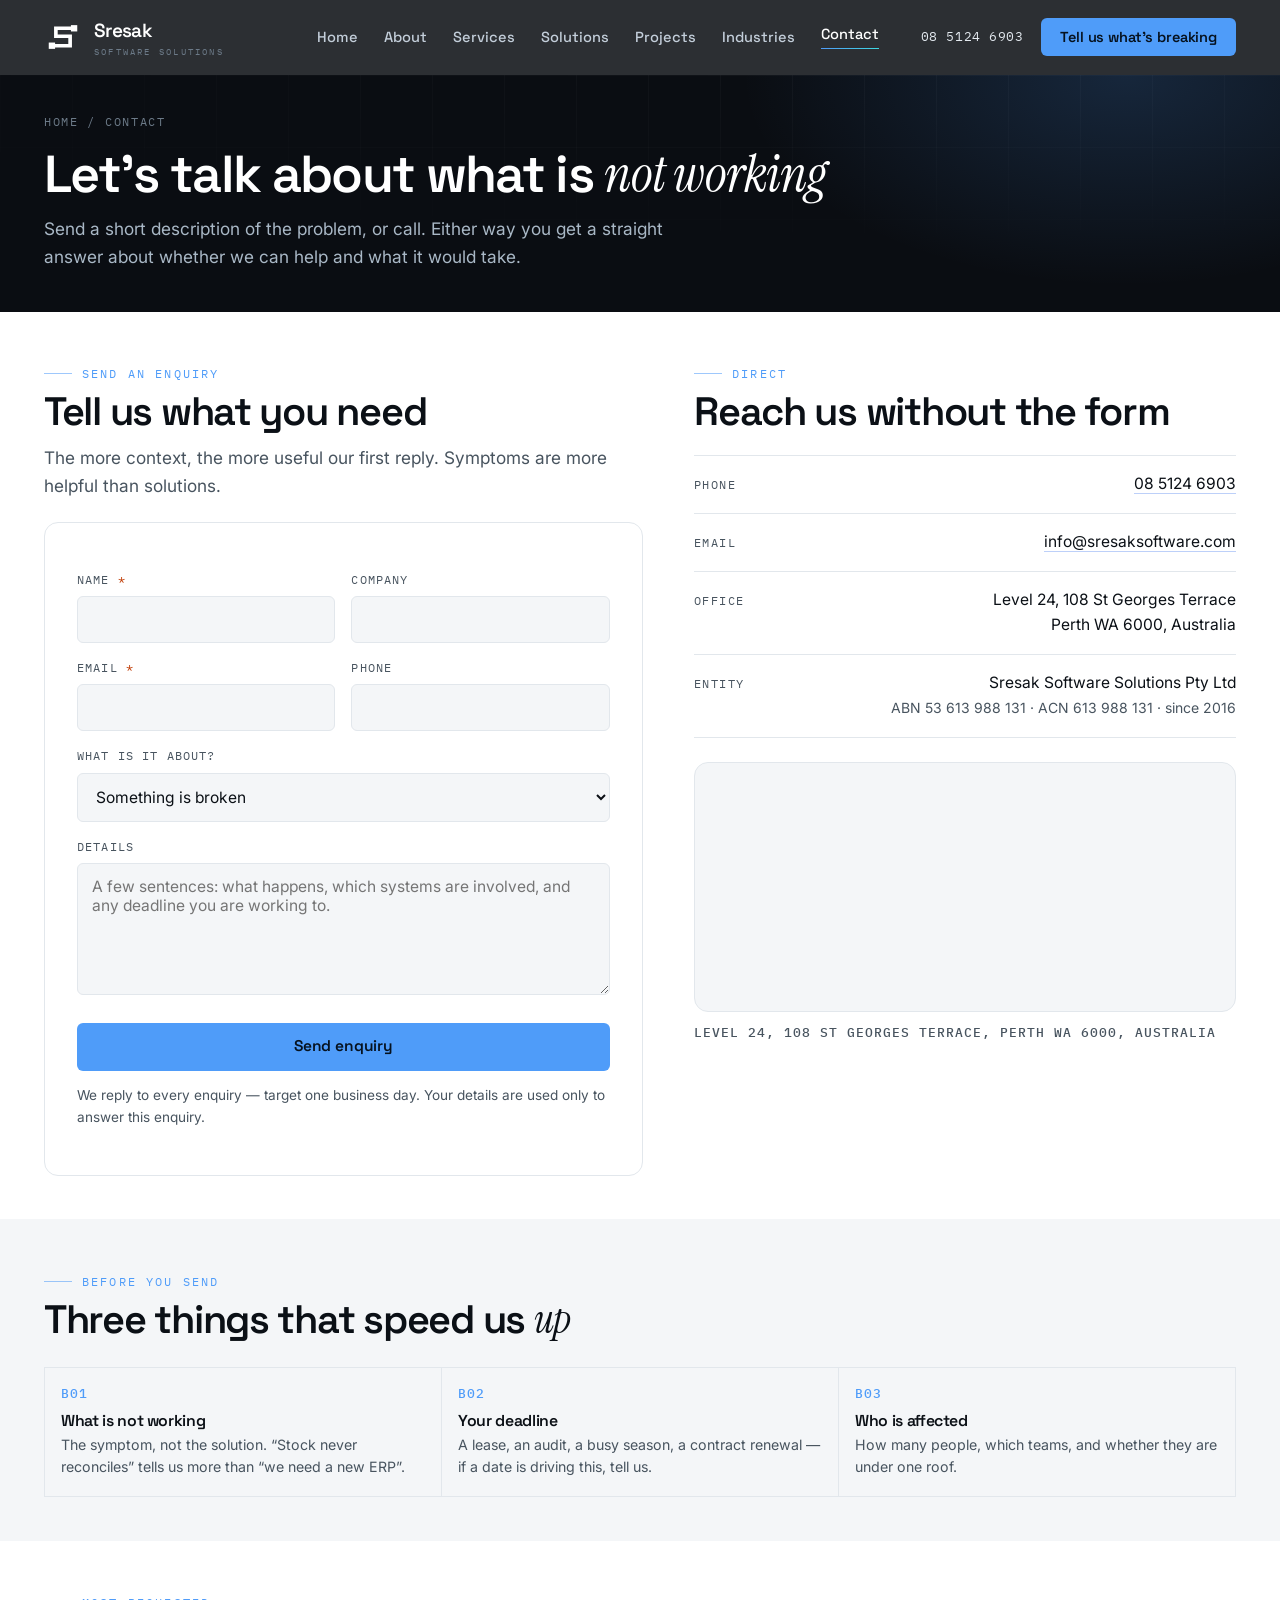
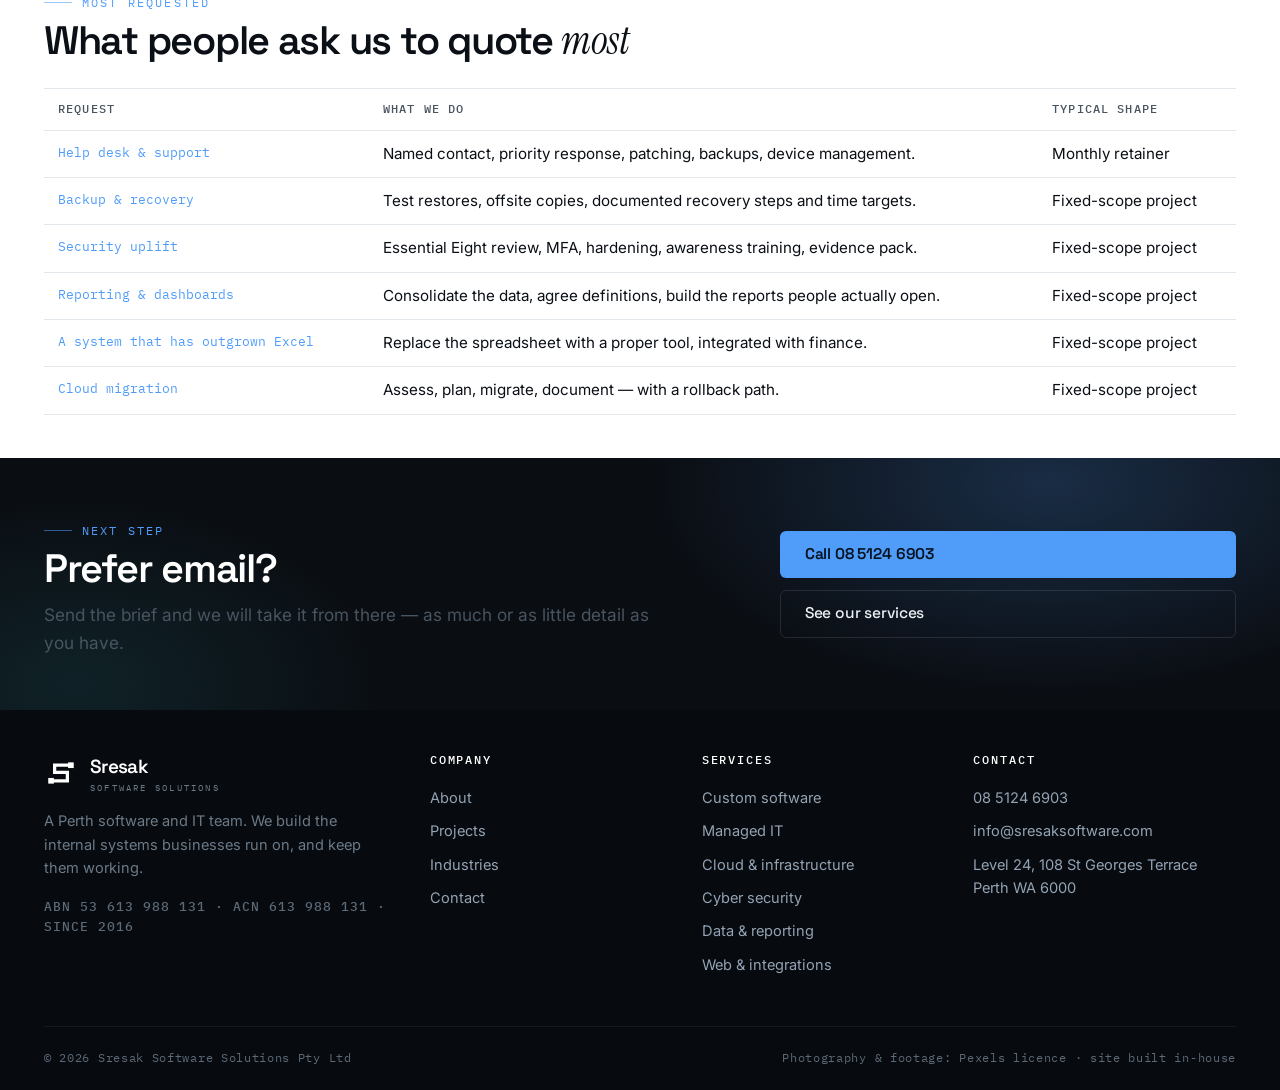
<file: contact.html>
<!DOCTYPE html>
<html lang="en-AU">
<head>
<meta charset="utf-8">
<meta name="viewport" content="width=device-width,initial-scale=1">
<title>Contact | Sresak Software Solutions, Perth</title>
<meta name="description" content="Tell us what is breaking. Perth based, ABN 53 613 988 131, reply target one business day.">
<link rel="canonical" href="https://sresaksoftware.com/contact.html">
<meta name="theme-color" content="#0A0D12">
<meta property="og:type" content="website">
<meta property="og:site_name" content="Sresak Software Solutions">
<meta property="og:title" content="Contact | Sresak Software Solutions, Perth">
<meta property="og:description" content="Tell us what is breaking. Perth based, ABN 53 613 988 131, reply target one business day.">
<meta property="og:url" content="https://sresaksoftware.com/contact.html">
<meta property="og:image" content="https://sresaksoftware.com/assets/img/og-contact.jpg?v=12">
<meta name="twitter:card" content="summary_large_image">
<link rel="icon" href="/favicon.svg" type="image/svg+xml">
<link rel="apple-touch-icon" href="/favicon.svg">
<noscript><style>.reveal{opacity:1!important;transform:none!important}</style></noscript>
<link rel="preconnect" href="https://fonts.googleapis.com">
<link rel="preconnect" href="https://fonts.gstatic.com" crossorigin>
<link href="https://fonts.googleapis.com/css2?family=Instrument+Serif:ital@0;1&family=Space+Grotesk:wght@500;600&family=Inter:wght@400;500;600&family=IBM+Plex+Mono:wght@400;500&display=swap" rel="stylesheet">
<link rel="stylesheet" href="/assets/css/site.css?v=12">
<script type="application/ld+json">
{"@context":"https://schema.org","@type":"ProfessionalService","name":"Sresak Software Solutions","url":"https://sresaksoftware.com",
"email":"info@sresaksoftware.com","telephone":"+61851246903","areaServed":"Perth, Western Australia",
"address":{"@type":"PostalAddress","streetAddress":"Level 24, 108 St Georges Terrace","addressLocality":"Perth",
"addressRegion":"WA","postalCode":"6000","addressCountry":"AU"},
"identifier":"ABN 53 613 988 131","foundingDate":"2016","description":"Tell us what is breaking. Perth based, ABN 53 613 988 131, reply target one business day."}
</script>
</head>
<body>
<a class="skip" href="#main">Skip to content</a>
<header class="hdr">
  <div class="wrap hdr__bar">
    <a class="brand" href="/" aria-label="Sresak Software Solutions — home">
      <svg width="38" height="38" viewBox="0 0 48 48" aria-hidden="true" class="" style="color:#fff" xmlns="http://www.w3.org/2000/svg"><path d="M38 13H15V23H33V35H10" fill="none" stroke="currentColor" stroke-width="4.6" stroke-linecap="square"/><rect x="34" y="9" width="8" height="8" fill="currentColor"/><rect x="6" y="31" width="8" height="8" fill="currentColor"/></svg>
      <span class="brand__words"><span class="brand__name">Sresak</span><span class="brand__tag">SOFTWARE&nbsp;SOLUTIONS</span></span>
    </a>
    <nav class="nav" aria-label="Primary">
      <a href="/index.html">Home</a><a href="/about.html">About</a><a href="/services.html">Services</a><a href="/solutions.html">Solutions</a><a href="/projects.html">Projects</a><a href="/industries.html">Industries</a><a href="/contact.html">Contact</a>
    </nav>
    <div class="hdr__cta">
      <a class="hdr__phone" href="tel:+61851246903">08 5124 6903</a>
      <a class="btn btn--primary btn--sm" href="/contact.html">Tell us what's breaking</a>
      <button class="burger" type="button" aria-label="Menu" aria-expanded="false"><i></i></button>
    </div>
  </div>
</header>
<div class="drawer" aria-label="Mobile menu">
  <a href="/index.html">Home<span>→</span></a><a href="/about.html">About<span>→</span></a><a href="/services.html">Services<span>→</span></a><a href="/solutions.html">Solutions<span>→</span></a><a href="/projects.html">Projects<span>→</span></a><a href="/industries.html">Industries<span>→</span></a><a href="/contact.html">Contact<span>→</span></a>
  <a class="btn btn--primary btn--wide" href="tel:+61851246903">Call 08 5124 6903</a>
  <a class="btn btn--darkline btn--wide" href="/contact.html" style="margin-top:10px">Tell us what's breaking</a>
</div>
<main id="main"><section class="phero phero__grid phero__glow">
  <div class="wrap">
    <nav class="crumb" aria-label="Breadcrumb"><a href="/">Home</a><span>/</span>Contact</nav>
    <h1>Let&rsquo;s talk about what is <em>not working</em></h1><p class="lead">Send a short description of the problem, or call. Either way you get a straight answer about whether we can help and what it would take.</p>
    
  </div>
</section>
<section class="section"><div class="wrap contact">
  <div class="reveal">
    <span class="tagline">Send an enquiry</span>
    <h2>Tell us what you need</h2>
    <p class="lead">The more context, the more useful our first reply. Symptoms are more helpful than solutions.</p>
    <form class="form" data-enquiry novalidate style="margin-top:22px">
      <div class="f-grid">
        <div><label for="f-name">Name <span class="req">*</span></label><input id="f-name" name="name" required autocomplete="name"></div>
        <div><label for="f-co">Company</label><input id="f-co" name="company" autocomplete="organization"></div>
      </div>
      <div class="f-grid">
        <div><label for="f-email">Email <span class="req">*</span></label><input id="f-email" name="email" type="email" required autocomplete="email"></div>
        <div><label for="f-phone">Phone</label><input id="f-phone" name="phone" type="tel" autocomplete="tel"></div>
      </div>
      <label for="f-type">What is it about?</label>
      <select id="f-type" name="interest">
        <option>Something is broken</option><option>Custom software</option><option>Managed IT support</option>
        <option>Cloud &amp; infrastructure</option><option>Cyber security</option><option>Data &amp; reporting</option>
        <option>Website / integration</option><option>Not sure yet — need advice</option>
      </select>
      <label for="f-msg">Details</label>
      <textarea id="f-msg" name="message" placeholder="A few sentences: what happens, which systems are involved, and any deadline you are working to."></textarea>
      <button class="btn btn--primary btn--wide" style="margin-top:20px" type="submit">Send enquiry</button>
      <p class="form__note">We reply to every enquiry — target one business day. Your details are used only to answer this enquiry.</p>
      <div class="form__ok" role="status" aria-live="polite"></div>
    </form>
  </div>
  <div class="reveal">
    <span class="tagline">Direct</span>
    <h2>Reach us without the form</h2>
    <dl class="info" style="margin-top:22px">
      <div class="info__row"><dt>Phone</dt><dd><a href="tel:+61851246903">08 5124 6903</a></dd></div>
      <div class="info__row"><dt>Email</dt><dd><a href="mailto:info@sresaksoftware.com">info@sresaksoftware.com</a></dd></div>
      <div class="info__row"><dt>Office</dt><dd>Level 24, 108 St Georges Terrace<br>Perth WA 6000, Australia</dd></div>
      <div class="info__row"><dt>Entity</dt><dd>Sresak Software Solutions Pty Ltd<br><span style="font-size:14px;color:var(--t-dark-2)">ABN 53 613 988 131 · ACN 613 988 131 · since 2016</span></dd></div>
    </dl>
    <div class="map">
      <iframe title="108 St Georges Terrace, Perth" loading="lazy" referrerpolicy="no-referrer-when-downgrade"
        src="https://www.openstreetmap.org/export/embed.html?bbox=115.8455%2C-31.9595%2C115.8645%2C-31.9490&amp;layer=mapnik&amp;marker=-31.9543%2C115.8550"></iframe>
    </div>
    <p class="mono" style="margin-top:10px;color:var(--t-dark-2)">Level 24, 108 St Georges Terrace, Perth WA 6000, Australia</p>
  </div>
</div></section>

<section class="section s-tint">
  <div class="wrap">
    <div class="head reveal"><span class="tagline">Before you send</span><h2>Three things that speed us <em>up</em></h2></div>
    <div style="margin-top:26px">
      <div class="tiles" style="grid-template-columns:repeat(3,1fr)"><div class="tile reveal"><span class="mono">B01</span><h3>What is not working</h3><p>The symptom, not the solution. &ldquo;Stock never reconciles&rdquo; tells us more than &ldquo;we need a new ERP&rdquo;.</p></div><div class="tile reveal"><span class="mono">B02</span><h3>Your deadline</h3><p>A lease, an audit, a busy season, a contract renewal — if a date is driving this, tell us.</p></div><div class="tile reveal"><span class="mono">B03</span><h3>Who is affected</h3><p>How many people, which teams, and whether they are under one roof.</p></div></div>
    </div>
  </div>
</section>

<section class="section">
  <div class="wrap">
    <div class="head reveal"><span class="tagline">Most requested</span><h2>What people ask us to quote <em>most</em></h2></div>
    <div style="margin-top:26px">
      <div class="tablewrap"><table class="dtable"><thead><tr><th>Request</th><th>What we do</th><th>Typical shape</th></tr></thead><tbody><tr><td>Help desk &amp; support</td><td>Named contact, priority response, patching, backups, device management.</td><td>Monthly retainer</td></tr><tr><td>Backup &amp; recovery</td><td>Test restores, offsite copies, documented recovery steps and time targets.</td><td>Fixed-scope project</td></tr><tr><td>Security uplift</td><td>Essential Eight review, MFA, hardening, awareness training, evidence pack.</td><td>Fixed-scope project</td></tr><tr><td>Reporting &amp; dashboards</td><td>Consolidate the data, agree definitions, build the reports people actually open.</td><td>Fixed-scope project</td></tr><tr><td>A system that has outgrown Excel</td><td>Replace the spreadsheet with a proper tool, integrated with finance.</td><td>Fixed-scope project</td></tr><tr><td>Cloud migration</td><td>Assess, plan, migrate, document — with a rollback path.</td><td>Fixed-scope project</td></tr></tbody></table></div>
    </div>
  </div>
</section>

<section class="cta">
  <div class="wrap cta__in">
    <div class="reveal"><span class="tagline">Next step</span><h2>Prefer email?</h2><p class="lead">Send the brief and we will take it from there — as much or as little detail as you have.</p></div>
    <div class="cta__actions reveal">
      <a class="btn btn--primary" href="tel:+61851246903">Call 08 5124 6903</a>
      <a class="btn btn--darkline" href="/services.html">See our services</a>
    </div>
  </div>
</section></main>
<footer class="ftr">
  <div class="wrap">
    <div class="ftr__grid">
      <div>
        <div class="ftr__brand"><svg width="34" height="34" viewBox="0 0 48 48" aria-hidden="true" class="" style="color:#fff" xmlns="http://www.w3.org/2000/svg"><path d="M38 13H15V23H33V35H10" fill="none" stroke="currentColor" stroke-width="4.6" stroke-linecap="square"/><rect x="34" y="9" width="8" height="8" fill="currentColor"/><rect x="6" y="31" width="8" height="8" fill="currentColor"/></svg>
          <span class="brand__words"><span class="brand__name">Sresak</span><span class="brand__tag">SOFTWARE&nbsp;SOLUTIONS</span></span></div>
        <p style="max-width:36ch">A Perth software and IT team. We build the internal systems businesses run on, and keep them working.</p>
        <p class="mono" style="margin-top:14px;color:#5C6A78">ABN 53 613 988 131 · ACN 613 988 131 · SINCE 2016</p>
      </div>
      <div>
        <h4>Company</h4>
        <a href="/about.html">About</a><a href="/projects.html">Projects</a>
        <a href="/industries.html">Industries</a><a href="/contact.html">Contact</a>
      </div>
      <div>
        <h4>Services</h4>
        <a href="/services.html#software">Custom software</a><a href="/services.html#support">Managed IT</a>
        <a href="/services.html#cloud">Cloud &amp; infrastructure</a><a href="/services.html#security">Cyber security</a>
        <a href="/services.html#data">Data &amp; reporting</a><a href="/services.html#web">Web &amp; integrations</a>
      </div>
      <div>
        <h4>Contact</h4>
        <a href="tel:+61851246903">08 5124 6903</a>
        <a href="mailto:info@sresaksoftware.com">info@sresaksoftware.com</a>
        <a href="/contact.html">Level 24, 108 St Georges Terrace<br>Perth WA 6000</a>
      </div>
    </div>
    <div class="ftr__bot">
      <span>© <span id="year">2026</span> Sresak Software Solutions Pty Ltd</span>
      <span>Photography &amp; footage: Pexels licence · site built in-house</span>
    </div>
  </div>
</footer>
<button class="totop" type="button" aria-label="Back to top">↑</button>
<script src="/assets/js/site.js?v=12" defer></script>
</body>
</html>
</file>
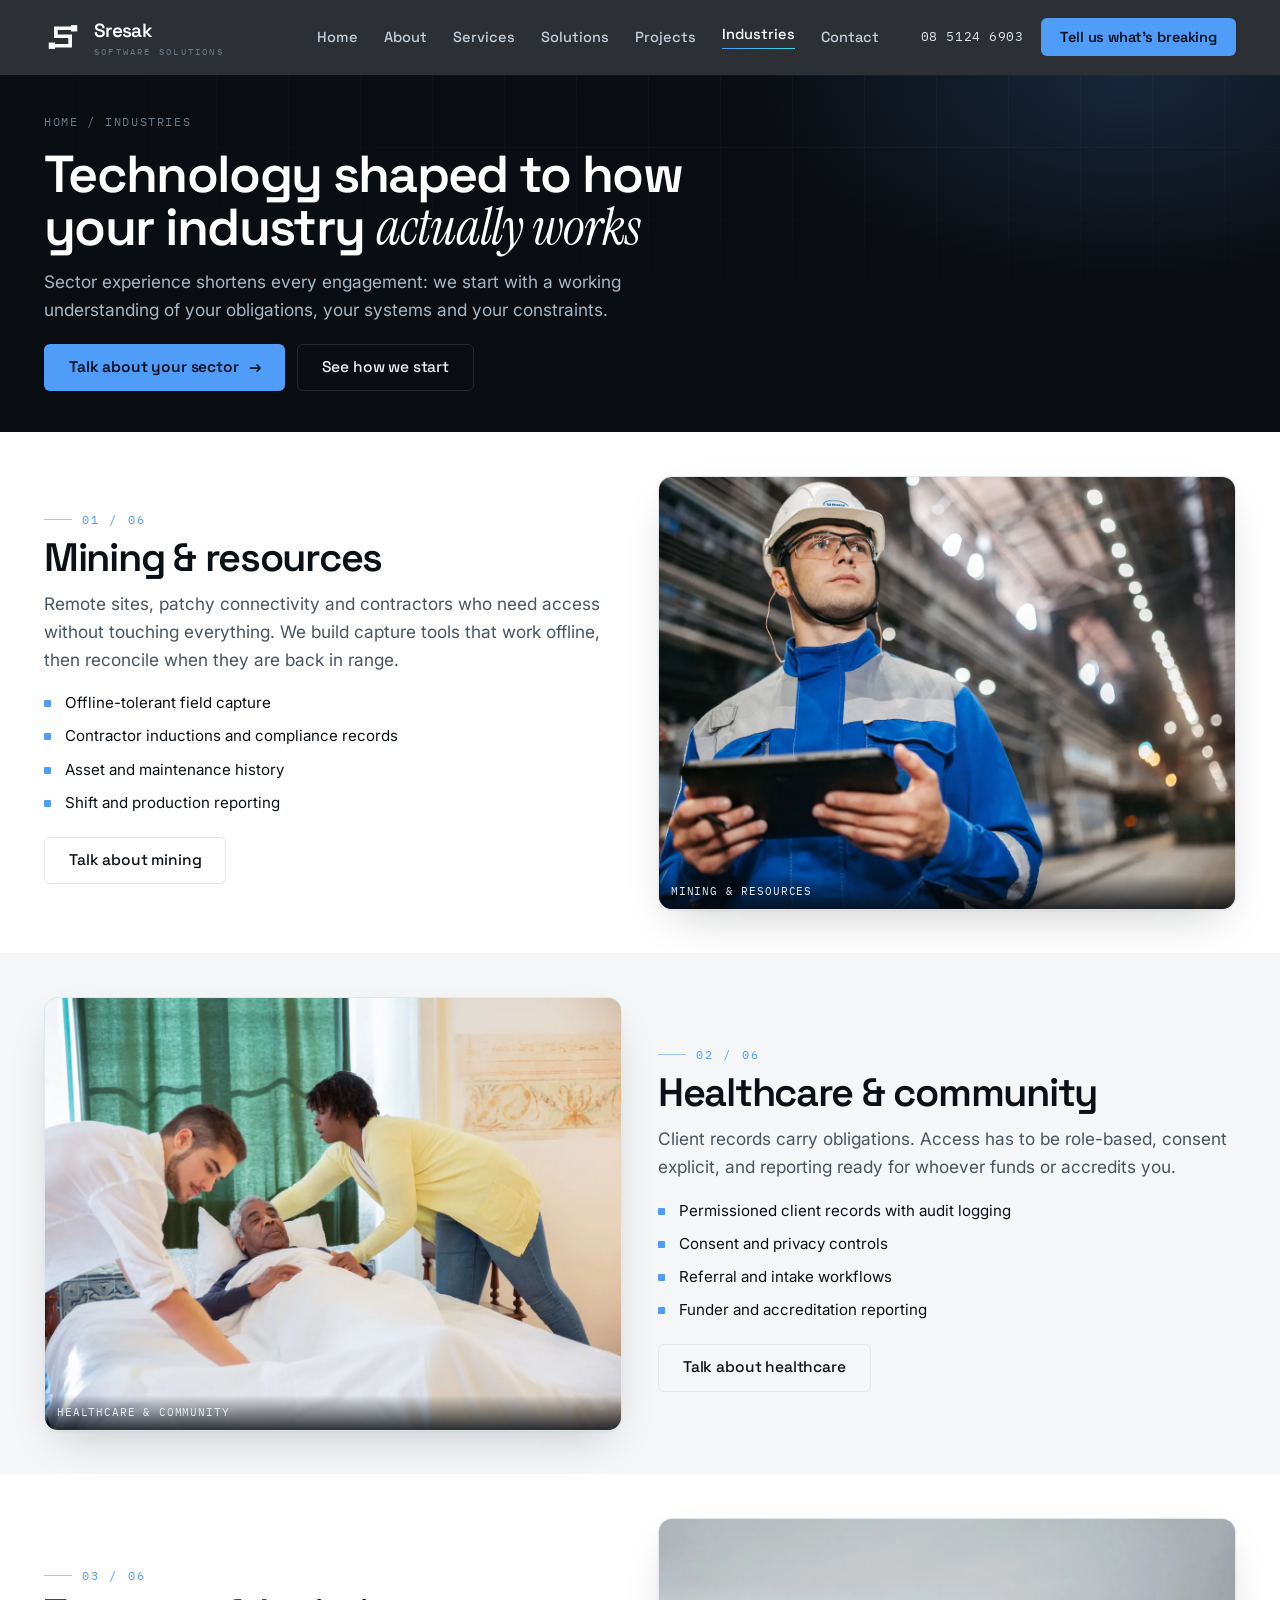
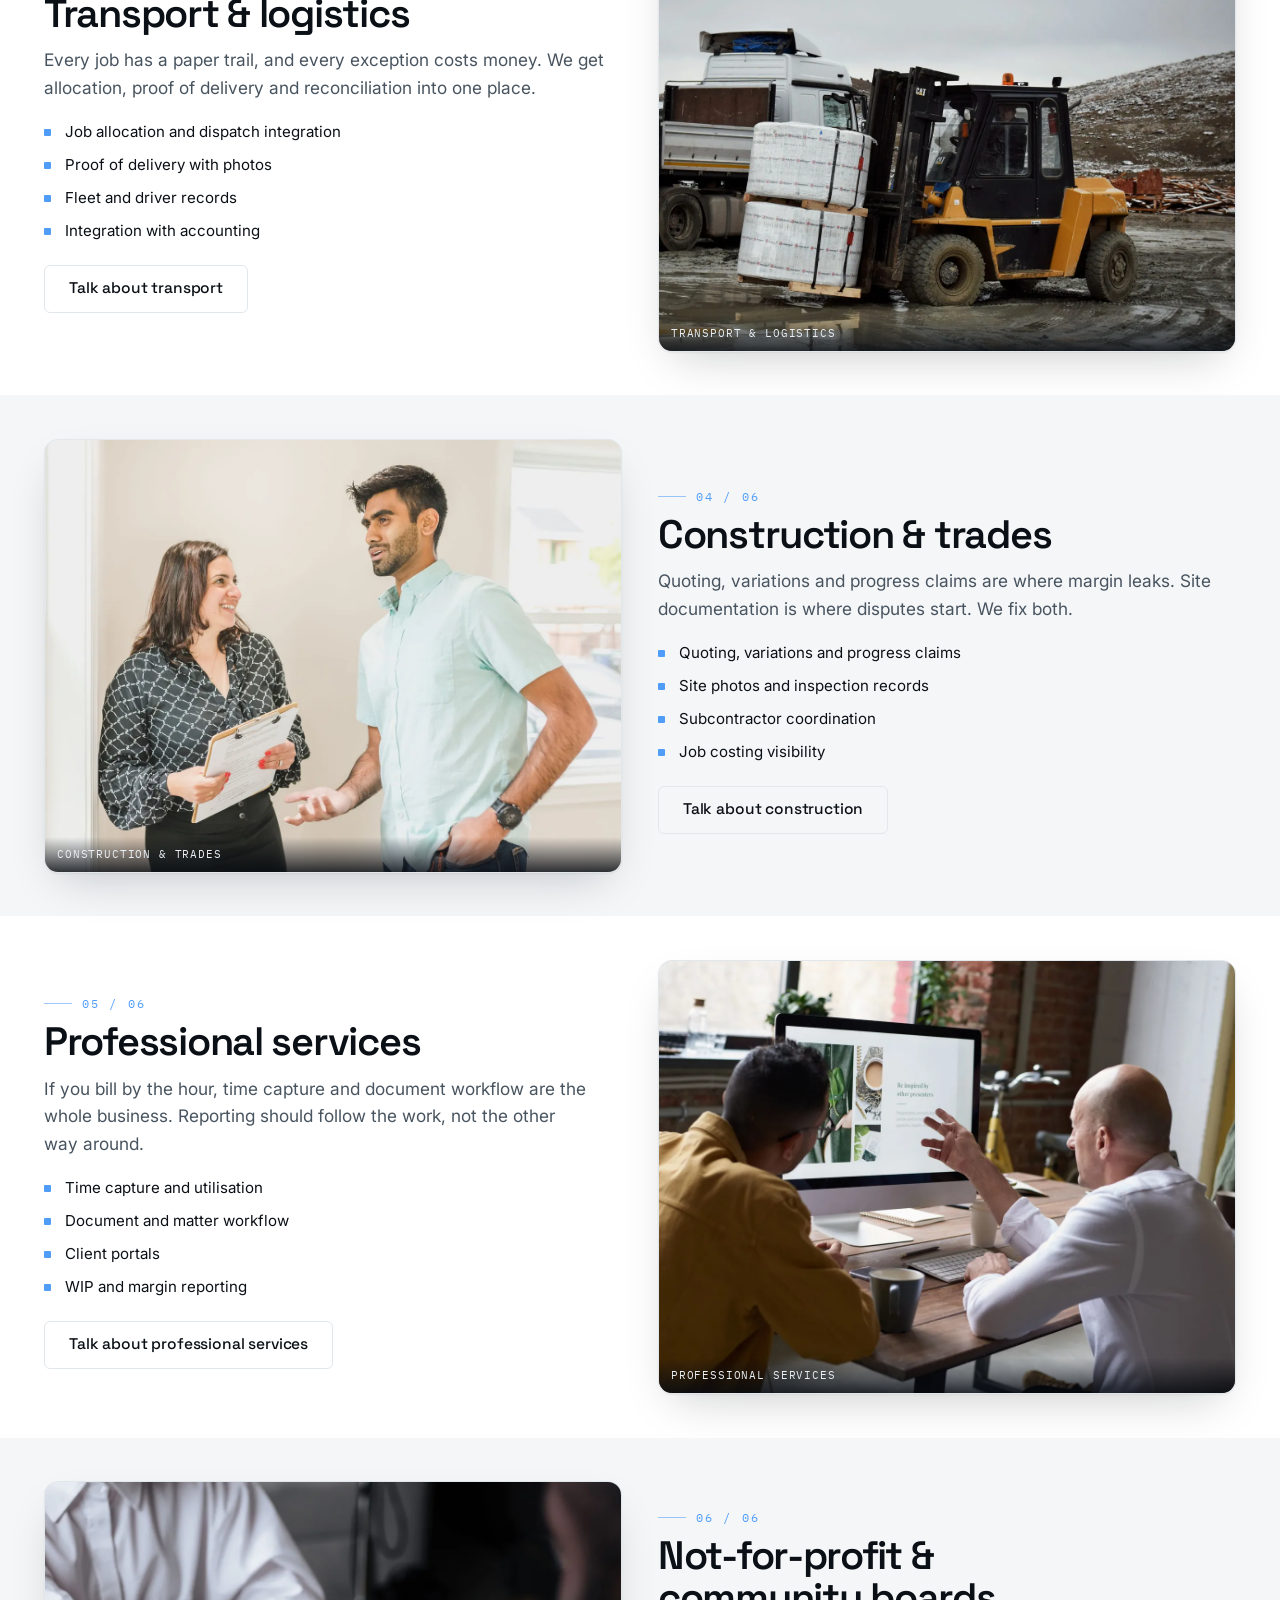
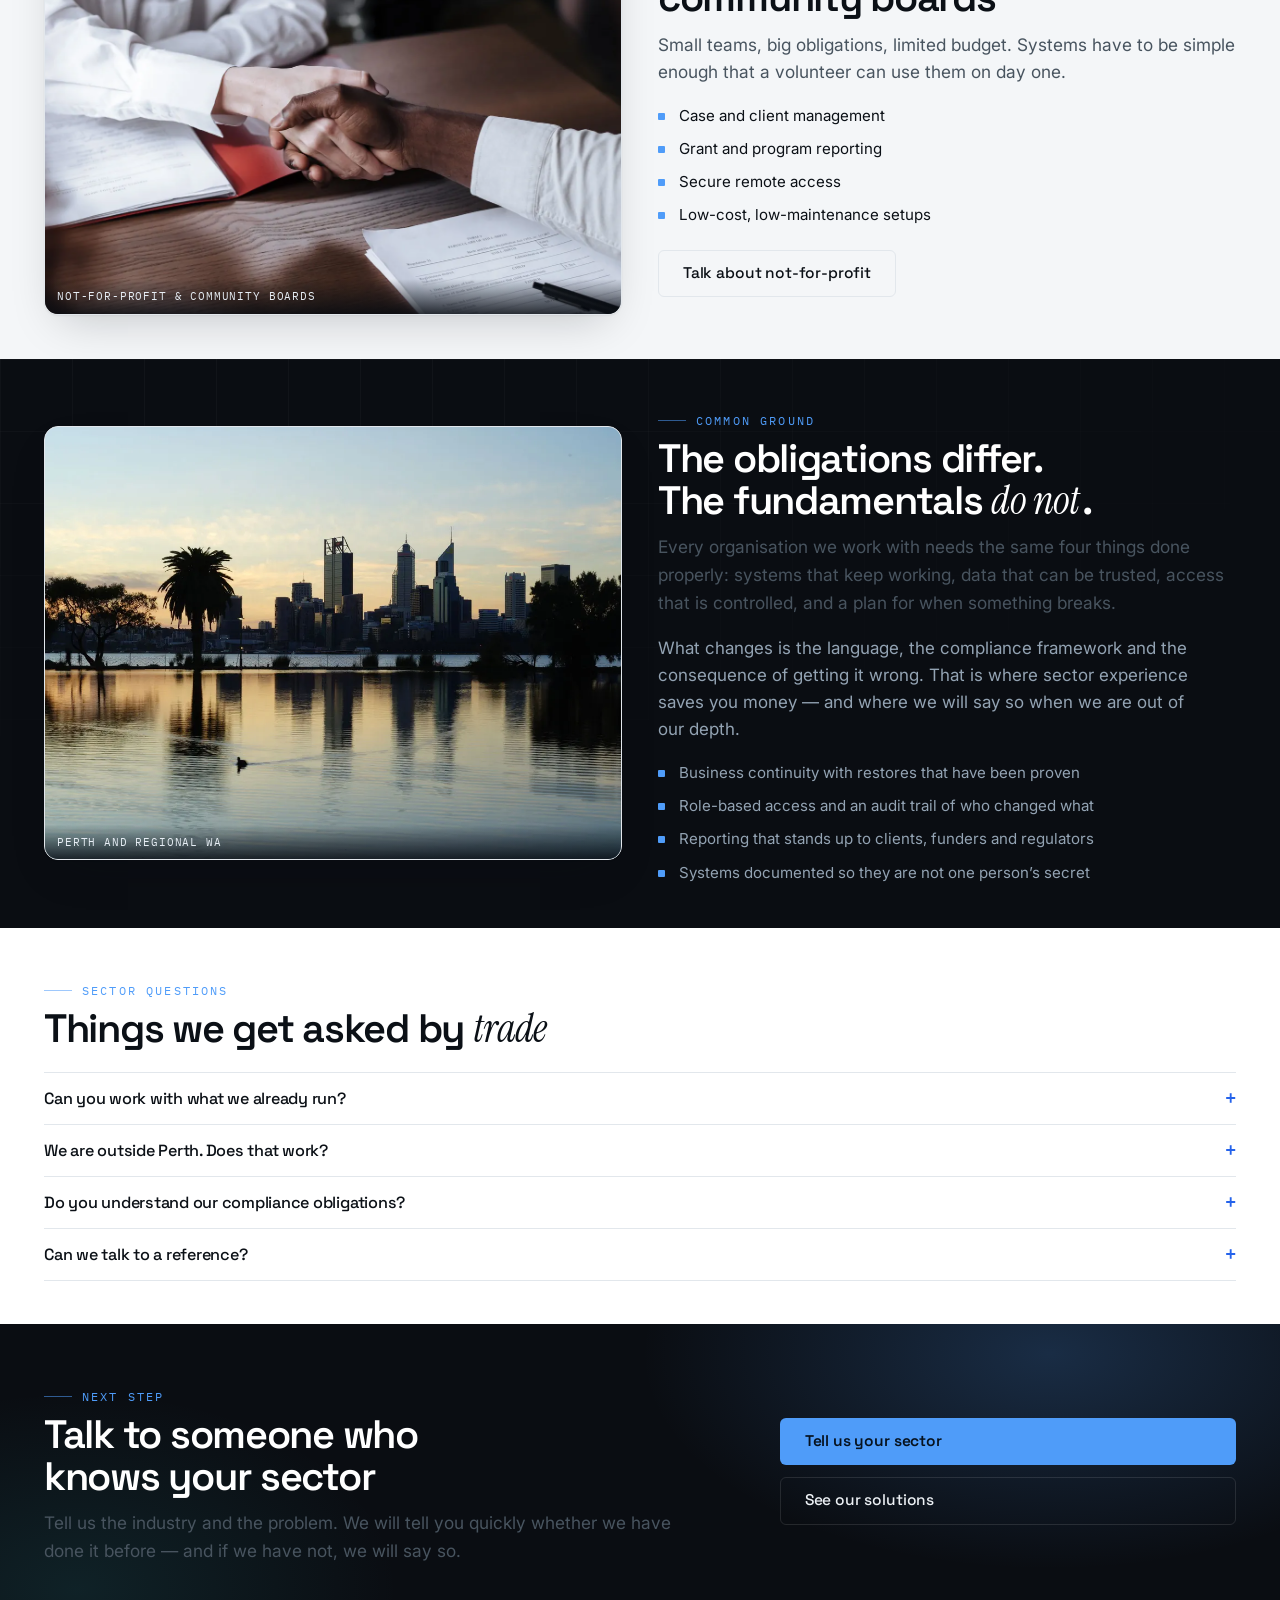
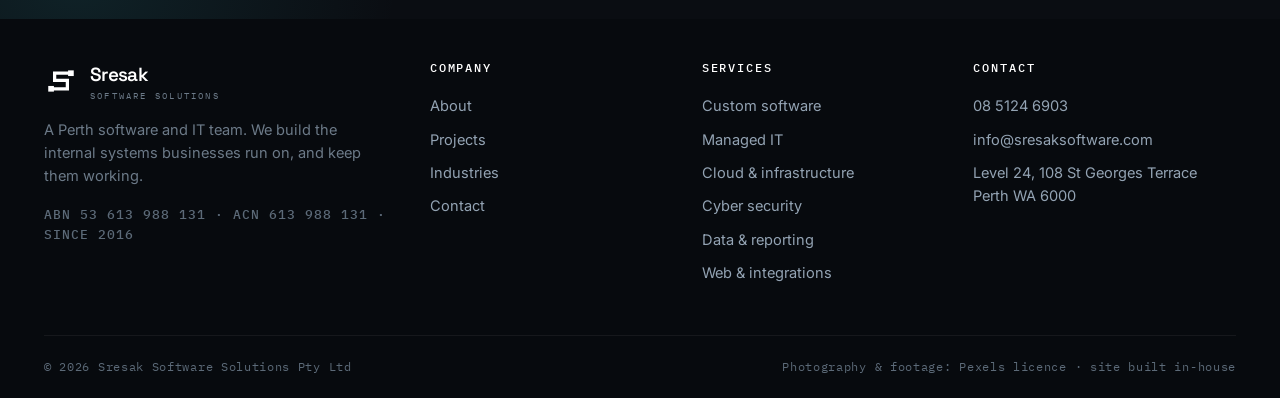
<file: industries.html>
<!DOCTYPE html>
<html lang="en-AU">
<head>
<meta charset="utf-8">
<meta name="viewport" content="width=device-width,initial-scale=1">
<title>Industries | Sresak Software Solutions</title>
<meta name="description" content="Mining and resources, healthcare and community, transport and logistics, construction and trades, professional services, not-for-profit.">
<link rel="canonical" href="https://sresaksoftware.com/industries.html">
<meta name="theme-color" content="#0A0D12">
<meta property="og:type" content="website">
<meta property="og:site_name" content="Sresak Software Solutions">
<meta property="og:title" content="Industries | Sresak Software Solutions">
<meta property="og:description" content="Mining and resources, healthcare and community, transport and logistics, construction and trades, professional services, not-for-profit.">
<meta property="og:url" content="https://sresaksoftware.com/industries.html">
<meta property="og:image" content="https://sresaksoftware.com/assets/img/og-industries.jpg?v=12">
<meta name="twitter:card" content="summary_large_image">
<link rel="icon" href="/favicon.svg" type="image/svg+xml">
<link rel="apple-touch-icon" href="/favicon.svg">
<noscript><style>.reveal{opacity:1!important;transform:none!important}</style></noscript>
<link rel="preconnect" href="https://fonts.googleapis.com">
<link rel="preconnect" href="https://fonts.gstatic.com" crossorigin>
<link href="https://fonts.googleapis.com/css2?family=Instrument+Serif:ital@0;1&family=Space+Grotesk:wght@500;600&family=Inter:wght@400;500;600&family=IBM+Plex+Mono:wght@400;500&display=swap" rel="stylesheet">
<link rel="stylesheet" href="/assets/css/site.css?v=12">
<script type="application/ld+json">
{"@context":"https://schema.org","@type":"ProfessionalService","name":"Sresak Software Solutions","url":"https://sresaksoftware.com",
"email":"info@sresaksoftware.com","telephone":"+61851246903","areaServed":"Perth, Western Australia",
"address":{"@type":"PostalAddress","streetAddress":"Level 24, 108 St Georges Terrace","addressLocality":"Perth",
"addressRegion":"WA","postalCode":"6000","addressCountry":"AU"},
"identifier":"ABN 53 613 988 131","foundingDate":"2016","description":"Mining and resources, healthcare and community, transport and logistics, construction and trades, professional services, not-for-profit."}
</script>
</head>
<body>
<a class="skip" href="#main">Skip to content</a>
<header class="hdr">
  <div class="wrap hdr__bar">
    <a class="brand" href="/" aria-label="Sresak Software Solutions — home">
      <svg width="38" height="38" viewBox="0 0 48 48" aria-hidden="true" class="" style="color:#fff" xmlns="http://www.w3.org/2000/svg"><path d="M38 13H15V23H33V35H10" fill="none" stroke="currentColor" stroke-width="4.6" stroke-linecap="square"/><rect x="34" y="9" width="8" height="8" fill="currentColor"/><rect x="6" y="31" width="8" height="8" fill="currentColor"/></svg>
      <span class="brand__words"><span class="brand__name">Sresak</span><span class="brand__tag">SOFTWARE&nbsp;SOLUTIONS</span></span>
    </a>
    <nav class="nav" aria-label="Primary">
      <a href="/index.html">Home</a><a href="/about.html">About</a><a href="/services.html">Services</a><a href="/solutions.html">Solutions</a><a href="/projects.html">Projects</a><a href="/industries.html">Industries</a><a href="/contact.html">Contact</a>
    </nav>
    <div class="hdr__cta">
      <a class="hdr__phone" href="tel:+61851246903">08 5124 6903</a>
      <a class="btn btn--primary btn--sm" href="/contact.html">Tell us what's breaking</a>
      <button class="burger" type="button" aria-label="Menu" aria-expanded="false"><i></i></button>
    </div>
  </div>
</header>
<div class="drawer" aria-label="Mobile menu">
  <a href="/index.html">Home<span>→</span></a><a href="/about.html">About<span>→</span></a><a href="/services.html">Services<span>→</span></a><a href="/solutions.html">Solutions<span>→</span></a><a href="/projects.html">Projects<span>→</span></a><a href="/industries.html">Industries<span>→</span></a><a href="/contact.html">Contact<span>→</span></a>
  <a class="btn btn--primary btn--wide" href="tel:+61851246903">Call 08 5124 6903</a>
  <a class="btn btn--darkline btn--wide" href="/contact.html" style="margin-top:10px">Tell us what's breaking</a>
</div>
<main id="main"><section class="phero phero__grid phero__glow">
  <div class="wrap">
    <nav class="crumb" aria-label="Breadcrumb"><a href="/">Home</a><span>/</span>Industries</nav>
    <h1>Technology shaped to how your industry <em>actually works</em></h1><p class="lead">Sector experience shortens every engagement: we start with a working understanding of your obligations, your systems and your constraints.</p>
    <div class="btn-row" style="margin-top:20px"><a class="btn btn--primary" href="/contact.html">Talk about your sector <span class="ar">→</span></a><a class="btn btn--darkline" href="/solutions.html">See how we start</a></div>
  </div>
</section><section class="section ">
  <div class="wrap split ">
    <div class="reveal">
      <span class="tagline">01 / 06</span>
      <h2>Mining &amp; resources</h2>
      <p class="lead">Remote sites, patchy connectivity and contractors who need access without touching everything. We build capture tools that work offline, then reconcile when they are back in range.</p>
      <ul class="checks"><li><span>Offline-tolerant field capture</span></li><li><span>Contractor inductions and compliance records</span></li><li><span>Asset and maintenance history</span></li><li><span>Shift and production reporting</span></li></ul>
      <div class="btn-row" style="margin-top:22px"><a class="btn btn--line" href="/contact.html">Talk about mining</a></div>
    </div>
    <div class="split__media shot reveal"><img src="/assets/img/rich-industrial.webp" alt="Mining &amp; resources" loading="lazy" decoding="async">
      <figcaption>Mining &amp; resources</figcaption></div>
  </div>
</section><section class="section s-tint">
  <div class="wrap split split--rev">
    <div class="reveal">
      <span class="tagline">02 / 06</span>
      <h2>Healthcare &amp; community</h2>
      <p class="lead">Client records carry obligations. Access has to be role-based, consent explicit, and reporting ready for whoever funds or accredits you.</p>
      <ul class="checks"><li><span>Permissioned client records with audit logging</span></li><li><span>Consent and privacy controls</span></li><li><span>Referral and intake workflows</span></li><li><span>Funder and accreditation reporting</span></li></ul>
      <div class="btn-row" style="margin-top:22px"><a class="btn btn--line" href="/contact.html">Talk about healthcare</a></div>
    </div>
    <div class="split__media shot reveal"><img src="/assets/img/ind-health.webp" alt="Healthcare &amp; community" loading="lazy" decoding="async">
      <figcaption>Healthcare &amp; community</figcaption></div>
  </div>
</section><section class="section ">
  <div class="wrap split ">
    <div class="reveal">
      <span class="tagline">03 / 06</span>
      <h2>Transport &amp; logistics</h2>
      <p class="lead">Every job has a paper trail, and every exception costs money. We get allocation, proof of delivery and reconciliation into one place.</p>
      <ul class="checks"><li><span>Job allocation and dispatch integration</span></li><li><span>Proof of delivery with photos</span></li><li><span>Fleet and driver records</span></li><li><span>Integration with accounting</span></li></ul>
      <div class="btn-row" style="margin-top:22px"><a class="btn btn--line" href="/contact.html">Talk about transport</a></div>
    </div>
    <div class="split__media shot reveal"><img src="/assets/img/ind-transport.webp" alt="Transport &amp; logistics" loading="lazy" decoding="async">
      <figcaption>Transport &amp; logistics</figcaption></div>
  </div>
</section><section class="section s-tint">
  <div class="wrap split split--rev">
    <div class="reveal">
      <span class="tagline">04 / 06</span>
      <h2>Construction &amp; trades</h2>
      <p class="lead">Quoting, variations and progress claims are where margin leaks. Site documentation is where disputes start. We fix both.</p>
      <ul class="checks"><li><span>Quoting, variations and progress claims</span></li><li><span>Site photos and inspection records</span></li><li><span>Subcontractor coordination</span></li><li><span>Job costing visibility</span></li></ul>
      <div class="btn-row" style="margin-top:22px"><a class="btn btn--line" href="/contact.html">Talk about construction</a></div>
    </div>
    <div class="split__media shot reveal"><img src="/assets/img/on-site.webp" alt="Construction &amp; trades" loading="lazy" decoding="async">
      <figcaption>Construction &amp; trades</figcaption></div>
  </div>
</section><section class="section ">
  <div class="wrap split ">
    <div class="reveal">
      <span class="tagline">05 / 06</span>
      <h2>Professional services</h2>
      <p class="lead">If you bill by the hour, time capture and document workflow are the whole business. Reporting should follow the work, not the other way around.</p>
      <ul class="checks"><li><span>Time capture and utilisation</span></li><li><span>Document and matter workflow</span></li><li><span>Client portals</span></li><li><span>WIP and margin reporting</span></li></ul>
      <div class="btn-row" style="margin-top:22px"><a class="btn btn--line" href="/contact.html">Talk about professional services</a></div>
    </div>
    <div class="split__media shot reveal"><img src="/assets/img/handover.webp" alt="Professional services" loading="lazy" decoding="async">
      <figcaption>Professional services</figcaption></div>
  </div>
</section><section class="section s-tint">
  <div class="wrap split split--rev">
    <div class="reveal">
      <span class="tagline">06 / 06</span>
      <h2>Not-for-profit &amp; community boards</h2>
      <p class="lead">Small teams, big obligations, limited budget. Systems have to be simple enough that a volunteer can use them on day one.</p>
      <ul class="checks"><li><span>Case and client management</span></li><li><span>Grant and program reporting</span></li><li><span>Secure remote access</span></li><li><span>Low-cost, low-maintenance setups</span></li></ul>
      <div class="btn-row" style="margin-top:22px"><a class="btn btn--line" href="/contact.html">Talk about not-for-profit</a></div>
    </div>
    <div class="split__media shot reveal"><img src="/assets/img/rich-meeting.webp" alt="Not-for-profit &amp; community boards" loading="lazy" decoding="async">
      <figcaption>Not-for-profit &amp; community boards</figcaption></div>
  </div>
</section>
<section class="section band-tech">
  <div class="wrap split split--rev">
    <div class="reveal">
      <span class="tagline">Common ground</span>
      <h2 style="color:#fff">The obligations differ. The fundamentals <em>do not</em>.</h2>
      <p class="lead">Every organisation we work with needs the same four things done properly: systems that keep
      working, data that can be trusted, access that is controlled, and a plan for when something breaks.</p>
      <p>What changes is the language, the compliance framework and the consequence of getting it wrong. That is
      where sector experience saves you money — and where we will say so when we are out of our depth.</p>
      <ul class="checks"><li><span>Business continuity with restores that have been proven</span></li><li><span>Role-based access and an audit trail of who changed what</span></li><li><span>Reporting that stands up to clients, funders and regulators</span></li><li><span>Systems documented so they are not one person&rsquo;s secret</span></li></ul>
    </div>
    <div class="split__media shot reveal"><img src="/assets/img/ind-common.webp" alt="Perth at dusk" loading="lazy" decoding="async">
      <figcaption>Perth and regional WA</figcaption></div>
  </div>
</section>

<section class="section">
  <div class="wrap">
    <div class="head reveal"><span class="tagline">Sector questions</span><h2>Things we get asked by <em>trade</em></h2></div>
    <div style="margin-top:22px"><div class="faq"><details class="acc reveal"><summary>Can you work with what we already run?</summary><div class="acc__body">Almost always. Replacing everything is rarely the right answer — we integrate with existing systems and only replace what is genuinely holding you back.</div></details><details class="acc reveal"><summary>We are outside Perth. Does that work?</summary><div class="acc__body">Yes. Remote support and delivery work well across Australia; we travel to site when the work needs it.</div></details><details class="acc reveal"><summary>Do you understand our compliance obligations?</summary><div class="acc__body">We will be straight about what we know. Where a framework needs specialist interpretation, we work with your compliance or legal advisers rather than guessing.</div></details><details class="acc reveal"><summary>Can we talk to a reference?</summary><div class="acc__body">Yes — referees in your sector, with their permission, once we have been through your requirements.</div></details></div></div>
  </div>
</section>

<section class="cta">
  <div class="wrap cta__in">
    <div class="reveal"><span class="tagline">Next step</span><h2>Talk to someone who knows your sector</h2><p class="lead">Tell us the industry and the problem. We will tell you quickly whether we have done it before — and if we have not, we will say so.</p></div>
    <div class="cta__actions reveal">
      <a class="btn btn--primary" href="/contact.html">Tell us your sector</a>
      <a class="btn btn--darkline" href="/solutions.html">See our solutions</a>
    </div>
  </div>
</section></main>
<footer class="ftr">
  <div class="wrap">
    <div class="ftr__grid">
      <div>
        <div class="ftr__brand"><svg width="34" height="34" viewBox="0 0 48 48" aria-hidden="true" class="" style="color:#fff" xmlns="http://www.w3.org/2000/svg"><path d="M38 13H15V23H33V35H10" fill="none" stroke="currentColor" stroke-width="4.6" stroke-linecap="square"/><rect x="34" y="9" width="8" height="8" fill="currentColor"/><rect x="6" y="31" width="8" height="8" fill="currentColor"/></svg>
          <span class="brand__words"><span class="brand__name">Sresak</span><span class="brand__tag">SOFTWARE&nbsp;SOLUTIONS</span></span></div>
        <p style="max-width:36ch">A Perth software and IT team. We build the internal systems businesses run on, and keep them working.</p>
        <p class="mono" style="margin-top:14px;color:#5C6A78">ABN 53 613 988 131 · ACN 613 988 131 · SINCE 2016</p>
      </div>
      <div>
        <h4>Company</h4>
        <a href="/about.html">About</a><a href="/projects.html">Projects</a>
        <a href="/industries.html">Industries</a><a href="/contact.html">Contact</a>
      </div>
      <div>
        <h4>Services</h4>
        <a href="/services.html#software">Custom software</a><a href="/services.html#support">Managed IT</a>
        <a href="/services.html#cloud">Cloud &amp; infrastructure</a><a href="/services.html#security">Cyber security</a>
        <a href="/services.html#data">Data &amp; reporting</a><a href="/services.html#web">Web &amp; integrations</a>
      </div>
      <div>
        <h4>Contact</h4>
        <a href="tel:+61851246903">08 5124 6903</a>
        <a href="mailto:info@sresaksoftware.com">info@sresaksoftware.com</a>
        <a href="/contact.html">Level 24, 108 St Georges Terrace<br>Perth WA 6000</a>
      </div>
    </div>
    <div class="ftr__bot">
      <span>© <span id="year">2026</span> Sresak Software Solutions Pty Ltd</span>
      <span>Photography &amp; footage: Pexels licence · site built in-house</span>
    </div>
  </div>
</footer>
<button class="totop" type="button" aria-label="Back to top">↑</button>
<script src="/assets/js/site.js?v=12" defer></script>
</body>
</html>
</file>
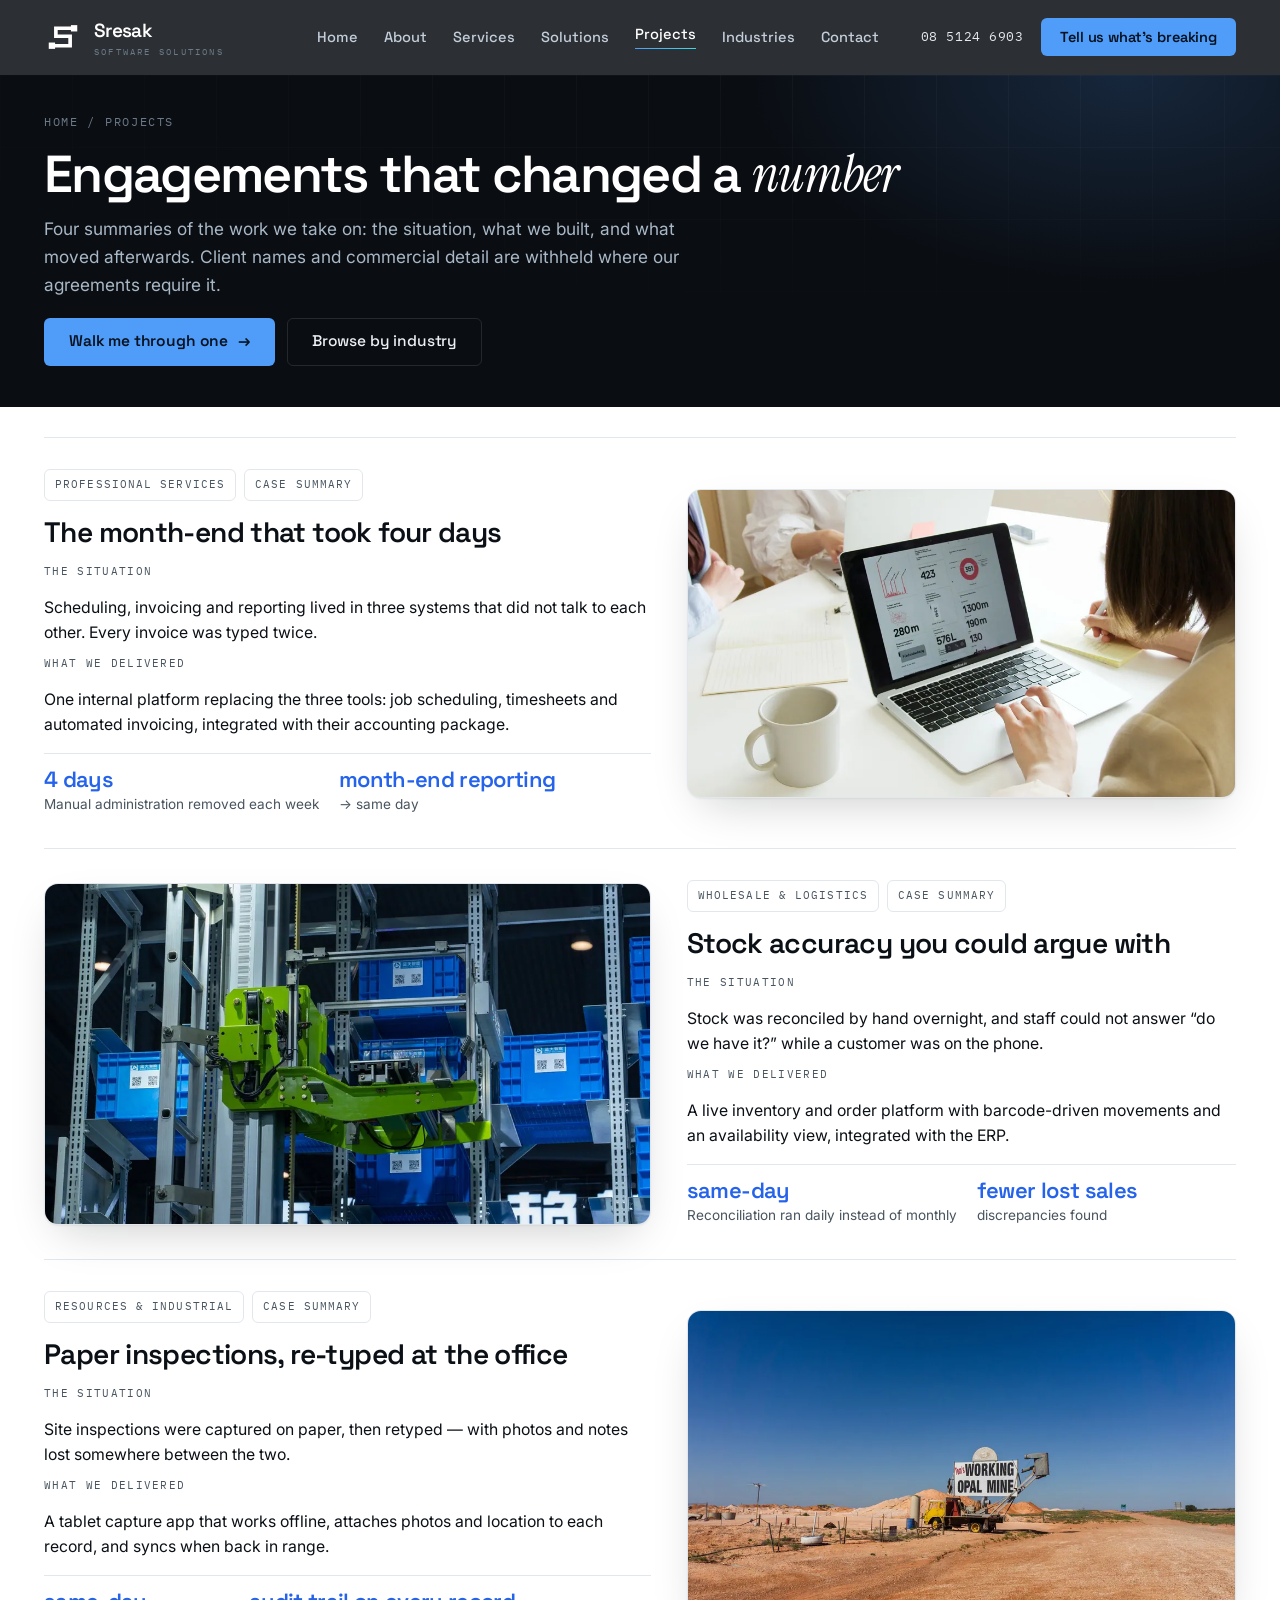
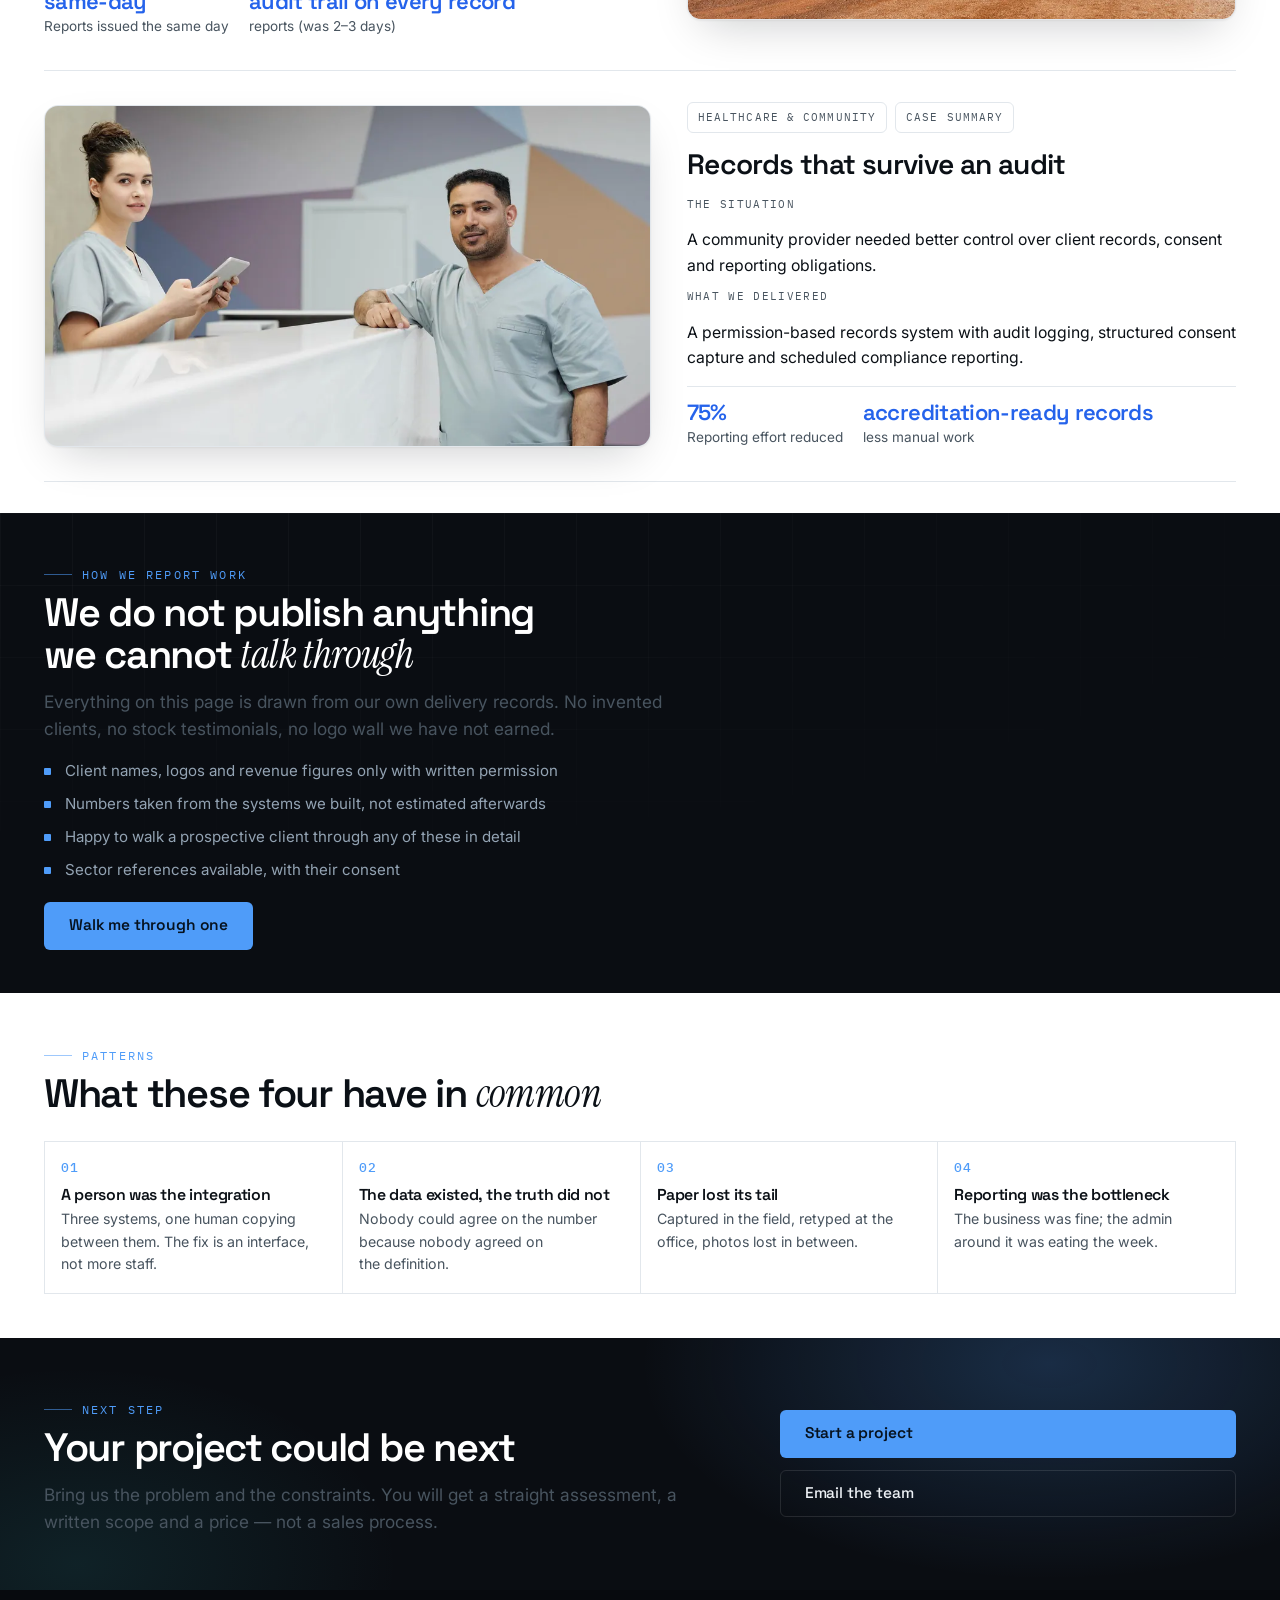
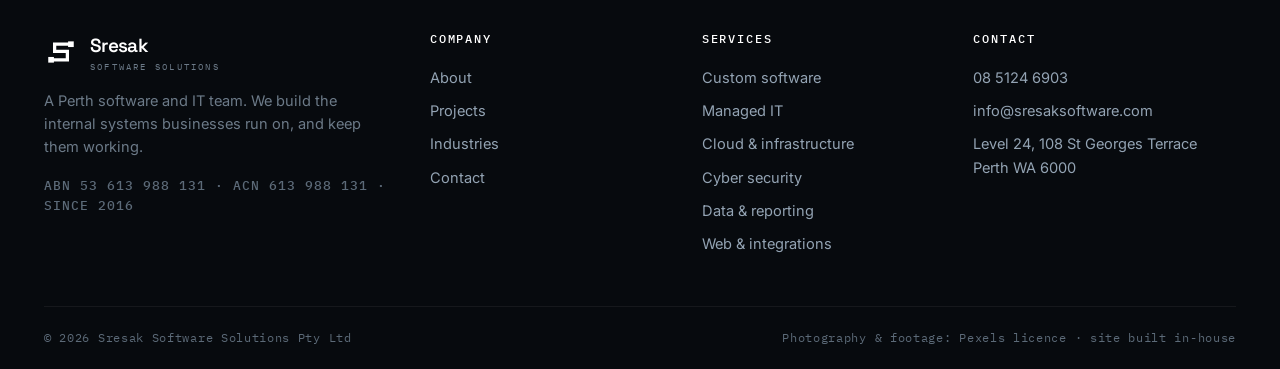
<file: projects.html>
<!DOCTYPE html>
<html lang="en-AU">
<head>
<meta charset="utf-8">
<meta name="viewport" content="width=device-width,initial-scale=1">
<title>Projects | Sresak Software Solutions</title>
<meta name="description" content="Representative engagements: process automation, inventory visibility, field data capture and compliance records — with the numbers behind them.">
<link rel="canonical" href="https://sresaksoftware.com/projects.html">
<meta name="theme-color" content="#0A0D12">
<meta property="og:type" content="website">
<meta property="og:site_name" content="Sresak Software Solutions">
<meta property="og:title" content="Projects | Sresak Software Solutions">
<meta property="og:description" content="Representative engagements: process automation, inventory visibility, field data capture and compliance records — with the numbers behind them.">
<meta property="og:url" content="https://sresaksoftware.com/projects.html">
<meta property="og:image" content="https://sresaksoftware.com/assets/img/og-projects.jpg?v=12">
<meta name="twitter:card" content="summary_large_image">
<link rel="icon" href="/favicon.svg" type="image/svg+xml">
<link rel="apple-touch-icon" href="/favicon.svg">
<noscript><style>.reveal{opacity:1!important;transform:none!important}</style></noscript>
<link rel="preconnect" href="https://fonts.googleapis.com">
<link rel="preconnect" href="https://fonts.gstatic.com" crossorigin>
<link href="https://fonts.googleapis.com/css2?family=Instrument+Serif:ital@0;1&family=Space+Grotesk:wght@500;600&family=Inter:wght@400;500;600&family=IBM+Plex+Mono:wght@400;500&display=swap" rel="stylesheet">
<link rel="stylesheet" href="/assets/css/site.css?v=12">
<script type="application/ld+json">
{"@context":"https://schema.org","@type":"ProfessionalService","name":"Sresak Software Solutions","url":"https://sresaksoftware.com",
"email":"info@sresaksoftware.com","telephone":"+61851246903","areaServed":"Perth, Western Australia",
"address":{"@type":"PostalAddress","streetAddress":"Level 24, 108 St Georges Terrace","addressLocality":"Perth",
"addressRegion":"WA","postalCode":"6000","addressCountry":"AU"},
"identifier":"ABN 53 613 988 131","foundingDate":"2016","description":"Representative engagements: process automation, inventory visibility, field data capture and compliance records — with the numbers behind them."}
</script>
</head>
<body>
<a class="skip" href="#main">Skip to content</a>
<header class="hdr">
  <div class="wrap hdr__bar">
    <a class="brand" href="/" aria-label="Sresak Software Solutions — home">
      <svg width="38" height="38" viewBox="0 0 48 48" aria-hidden="true" class="" style="color:#fff" xmlns="http://www.w3.org/2000/svg"><path d="M38 13H15V23H33V35H10" fill="none" stroke="currentColor" stroke-width="4.6" stroke-linecap="square"/><rect x="34" y="9" width="8" height="8" fill="currentColor"/><rect x="6" y="31" width="8" height="8" fill="currentColor"/></svg>
      <span class="brand__words"><span class="brand__name">Sresak</span><span class="brand__tag">SOFTWARE&nbsp;SOLUTIONS</span></span>
    </a>
    <nav class="nav" aria-label="Primary">
      <a href="/index.html">Home</a><a href="/about.html">About</a><a href="/services.html">Services</a><a href="/solutions.html">Solutions</a><a href="/projects.html">Projects</a><a href="/industries.html">Industries</a><a href="/contact.html">Contact</a>
    </nav>
    <div class="hdr__cta">
      <a class="hdr__phone" href="tel:+61851246903">08 5124 6903</a>
      <a class="btn btn--primary btn--sm" href="/contact.html">Tell us what's breaking</a>
      <button class="burger" type="button" aria-label="Menu" aria-expanded="false"><i></i></button>
    </div>
  </div>
</header>
<div class="drawer" aria-label="Mobile menu">
  <a href="/index.html">Home<span>→</span></a><a href="/about.html">About<span>→</span></a><a href="/services.html">Services<span>→</span></a><a href="/solutions.html">Solutions<span>→</span></a><a href="/projects.html">Projects<span>→</span></a><a href="/industries.html">Industries<span>→</span></a><a href="/contact.html">Contact<span>→</span></a>
  <a class="btn btn--primary btn--wide" href="tel:+61851246903">Call 08 5124 6903</a>
  <a class="btn btn--darkline btn--wide" href="/contact.html" style="margin-top:10px">Tell us what's breaking</a>
</div>
<main id="main"><section class="phero phero__grid phero__glow">
  <div class="wrap">
    <nav class="crumb" aria-label="Breadcrumb"><a href="/">Home</a><span>/</span>Projects</nav>
    <h1>Engagements that changed a <em>number</em></h1><p class="lead">Four summaries of the work we take on: the situation, what we built, and what moved afterwards. Client names and commercial detail are withheld where our agreements require it.</p>
    <div class="btn-row" style="margin-top:20px"><a class="btn btn--primary" href="/contact.html">Walk me through one <span class="ar">→</span></a><a class="btn btn--darkline" href="/industries.html">Browse by industry</a></div>
  </div>
</section>
<section class="section--tight"><div class="wrap"><article class="case  reveal">
  <div>
    <div class="case__meta"><span>Professional services</span><span>Case summary</span></div>
    <h3>The month-end that took four days</h3>
    <dl>
      <dt>The situation</dt><dd>Scheduling, invoicing and reporting lived in three systems that did not talk to each other. Every invoice was typed twice.</dd>
      <dt>What we delivered</dt><dd>One internal platform replacing the three tools: job scheduling, timesheets and automated invoicing, integrated with their accounting package.</dd>
    </dl>
    <div class="case__outcome"><div><b>4 days</b><span>Manual administration removed each week</span></div><div><b>month-end reporting</b><span>→ same day</span></div></div>
  </div>
  <div class="case__media shot shot--wide"><img src="/assets/img/work-1.webp" alt="Professional services" loading="lazy" decoding="async"></div>
</article><article class="case case--flip reveal">
  <div>
    <div class="case__meta"><span>Wholesale &amp; logistics</span><span>Case summary</span></div>
    <h3>Stock accuracy you could argue with</h3>
    <dl>
      <dt>The situation</dt><dd>Stock was reconciled by hand overnight, and staff could not answer &ldquo;do we have it?&rdquo; while a customer was on the phone.</dd>
      <dt>What we delivered</dt><dd>A live inventory and order platform with barcode-driven movements and an availability view, integrated with the ERP.</dd>
    </dl>
    <div class="case__outcome"><div><b>same-day</b><span>Reconciliation ran daily instead of monthly</span></div><div><b>fewer lost sales</b><span>discrepancies found</span></div></div>
  </div>
  <div class="case__media shot shot--wide"><img src="/assets/img/work-2.webp" alt="Wholesale &amp; logistics" loading="lazy" decoding="async"></div>
</article><article class="case  reveal">
  <div>
    <div class="case__meta"><span>Resources &amp; industrial</span><span>Case summary</span></div>
    <h3>Paper inspections, re-typed at the office</h3>
    <dl>
      <dt>The situation</dt><dd>Site inspections were captured on paper, then retyped — with photos and notes lost somewhere between the two.</dd>
      <dt>What we delivered</dt><dd>A tablet capture app that works offline, attaches photos and location to each record, and syncs when back in range.</dd>
    </dl>
    <div class="case__outcome"><div><b>same-day</b><span>Reports issued the same day</span></div><div><b>audit trail on every record</b><span>reports (was 2–3 days)</span></div></div>
  </div>
  <div class="case__media shot shot--wide"><img src="/assets/img/work-3.webp" alt="Resources &amp; industrial" loading="lazy" decoding="async"></div>
</article><article class="case case--flip reveal">
  <div>
    <div class="case__meta"><span>Healthcare &amp; community</span><span>Case summary</span></div>
    <h3>Records that survive an audit</h3>
    <dl>
      <dt>The situation</dt><dd>A community provider needed better control over client records, consent and reporting obligations.</dd>
      <dt>What we delivered</dt><dd>A permission-based records system with audit logging, structured consent capture and scheduled compliance reporting.</dd>
    </dl>
    <div class="case__outcome"><div><b>75%</b><span>Reporting effort reduced</span></div><div><b>accreditation-ready records</b><span>less manual work</span></div></div>
  </div>
  <div class="case__media shot shot--wide"><img src="/assets/img/work-4.webp" alt="Healthcare &amp; community" loading="lazy" decoding="async"></div>
</article></div></section>

<section class="section band-tech">
  <div class="wrap">
    <div class="reveal prose">
      <span class="tagline">How we report work</span>
      <h2 style="color:#fff">We do not publish anything we cannot <em>talk through</em></h2>
      <p class="lead">Everything on this page is drawn from our own delivery records. No invented clients, no stock
      testimonials, no logo wall we have not earned.</p>
      <ul class="checks"><li><span>Client names, logos and revenue figures only with written permission</span></li><li><span>Numbers taken from the systems we built, not estimated afterwards</span></li><li><span>Happy to walk a prospective client through any of these in detail</span></li><li><span>Sector references available, with their consent</span></li></ul>
      <div class="btn-row" style="margin-top:20px"><a class="btn btn--primary" href="/contact.html">Walk me through one</a></div>
    </div>
  </div>
</section>

<section class="section">
  <div class="wrap">
    <div class="head reveal"><span class="tagline">Patterns</span><h2>What these four have in <em>common</em></h2></div>
    <div style="margin-top:26px">
      <div class="tiles" style="grid-template-columns:repeat(4,1fr)"><div class="tile reveal"><span class="mono">01</span><h3>A person was the integration</h3><p>Three systems, one human copying between them. The fix is an interface, not more staff.</p></div><div class="tile reveal"><span class="mono">02</span><h3>The data existed, the truth did not</h3><p>Nobody could agree on the number because nobody agreed on the definition.</p></div><div class="tile reveal"><span class="mono">03</span><h3>Paper lost its tail</h3><p>Captured in the field, retyped at the office, photos lost in between.</p></div><div class="tile reveal"><span class="mono">04</span><h3>Reporting was the bottleneck</h3><p>The business was fine; the admin around it was eating the week.</p></div></div>
    </div>
  </div>
</section>

<section class="cta">
  <div class="wrap cta__in">
    <div class="reveal"><span class="tagline">Next step</span><h2>Your project could be next</h2><p class="lead">Bring us the problem and the constraints. You will get a straight assessment, a written scope and a price — not a sales process.</p></div>
    <div class="cta__actions reveal">
      <a class="btn btn--primary" href="/contact.html">Start a project</a>
      <a class="btn btn--darkline" href="mailto:info@sresaksoftware.com">Email the team</a>
    </div>
  </div>
</section></main>
<footer class="ftr">
  <div class="wrap">
    <div class="ftr__grid">
      <div>
        <div class="ftr__brand"><svg width="34" height="34" viewBox="0 0 48 48" aria-hidden="true" class="" style="color:#fff" xmlns="http://www.w3.org/2000/svg"><path d="M38 13H15V23H33V35H10" fill="none" stroke="currentColor" stroke-width="4.6" stroke-linecap="square"/><rect x="34" y="9" width="8" height="8" fill="currentColor"/><rect x="6" y="31" width="8" height="8" fill="currentColor"/></svg>
          <span class="brand__words"><span class="brand__name">Sresak</span><span class="brand__tag">SOFTWARE&nbsp;SOLUTIONS</span></span></div>
        <p style="max-width:36ch">A Perth software and IT team. We build the internal systems businesses run on, and keep them working.</p>
        <p class="mono" style="margin-top:14px;color:#5C6A78">ABN 53 613 988 131 · ACN 613 988 131 · SINCE 2016</p>
      </div>
      <div>
        <h4>Company</h4>
        <a href="/about.html">About</a><a href="/projects.html">Projects</a>
        <a href="/industries.html">Industries</a><a href="/contact.html">Contact</a>
      </div>
      <div>
        <h4>Services</h4>
        <a href="/services.html#software">Custom software</a><a href="/services.html#support">Managed IT</a>
        <a href="/services.html#cloud">Cloud &amp; infrastructure</a><a href="/services.html#security">Cyber security</a>
        <a href="/services.html#data">Data &amp; reporting</a><a href="/services.html#web">Web &amp; integrations</a>
      </div>
      <div>
        <h4>Contact</h4>
        <a href="tel:+61851246903">08 5124 6903</a>
        <a href="mailto:info@sresaksoftware.com">info@sresaksoftware.com</a>
        <a href="/contact.html">Level 24, 108 St Georges Terrace<br>Perth WA 6000</a>
      </div>
    </div>
    <div class="ftr__bot">
      <span>© <span id="year">2026</span> Sresak Software Solutions Pty Ltd</span>
      <span>Photography &amp; footage: Pexels licence · site built in-house</span>
    </div>
  </div>
</footer>
<button class="totop" type="button" aria-label="Back to top">↑</button>
<script src="/assets/js/site.js?v=12" defer></script>
</body>
</html>
</file>
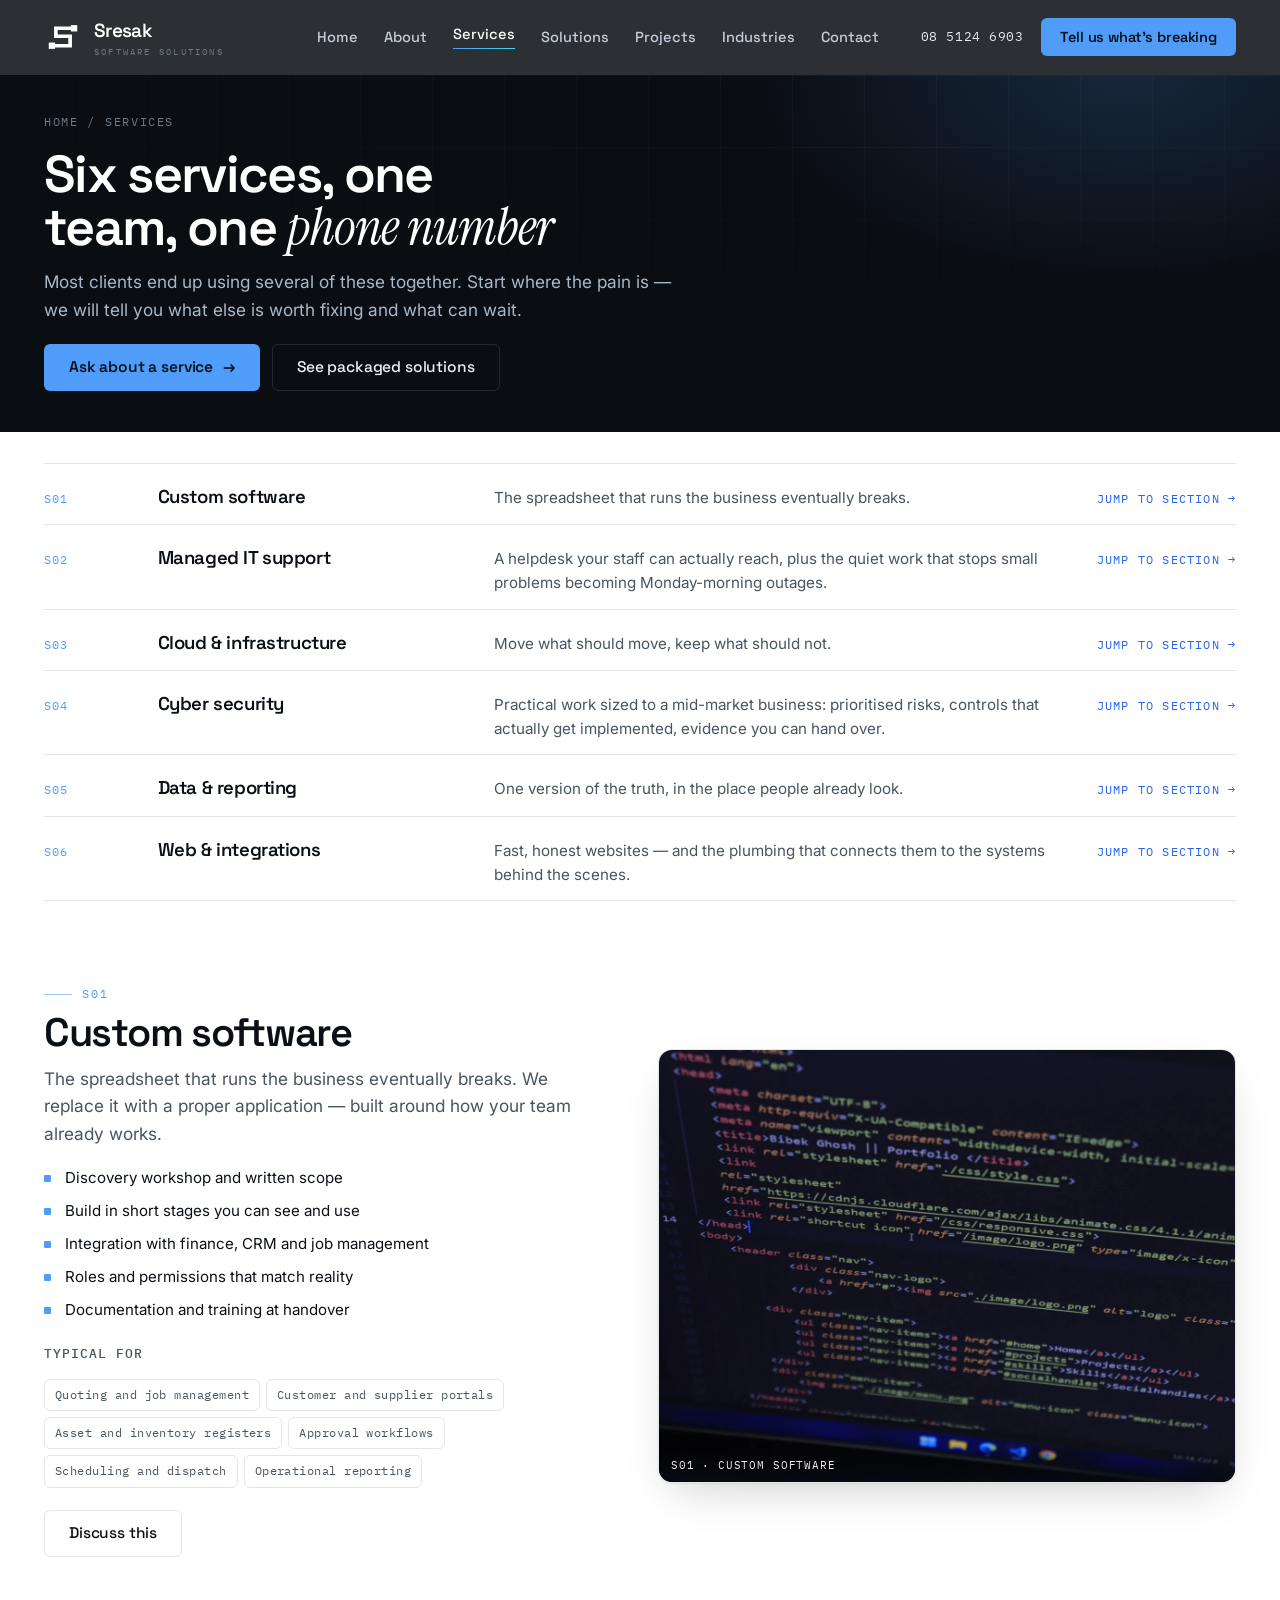
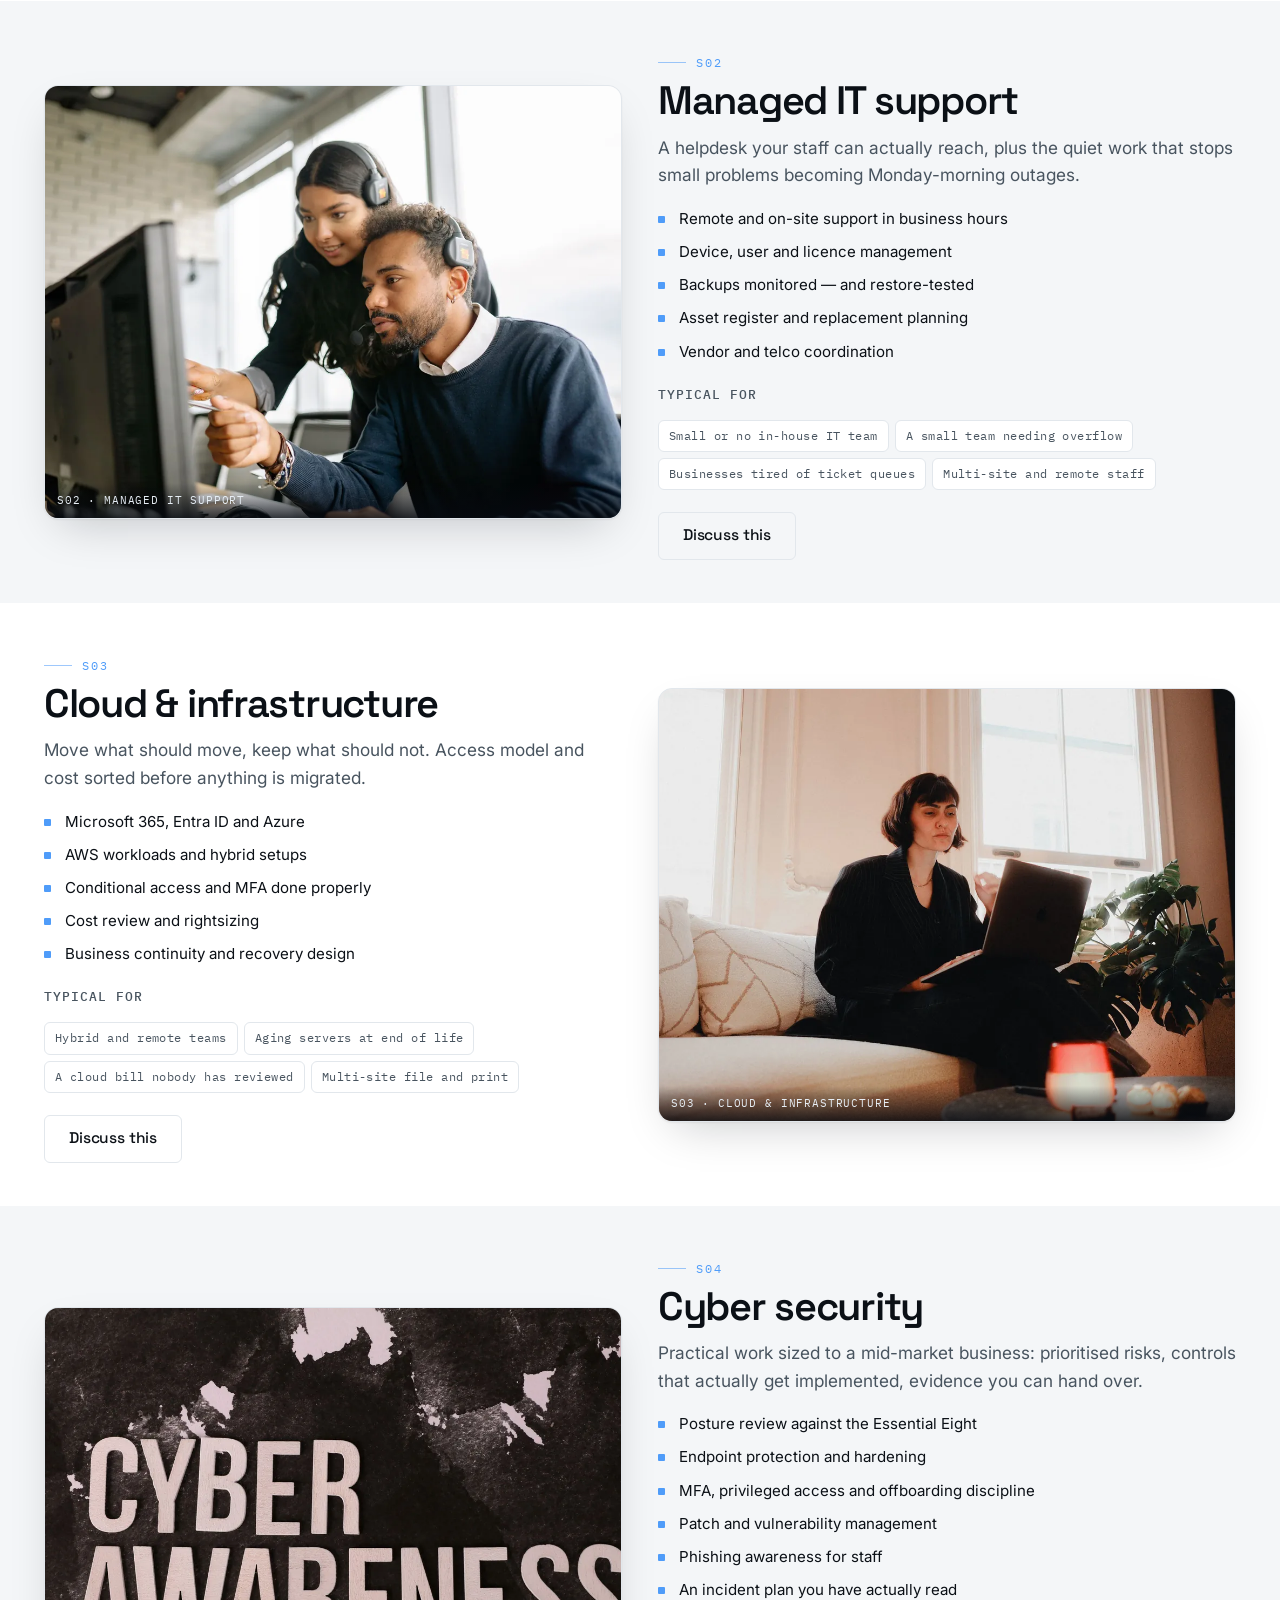
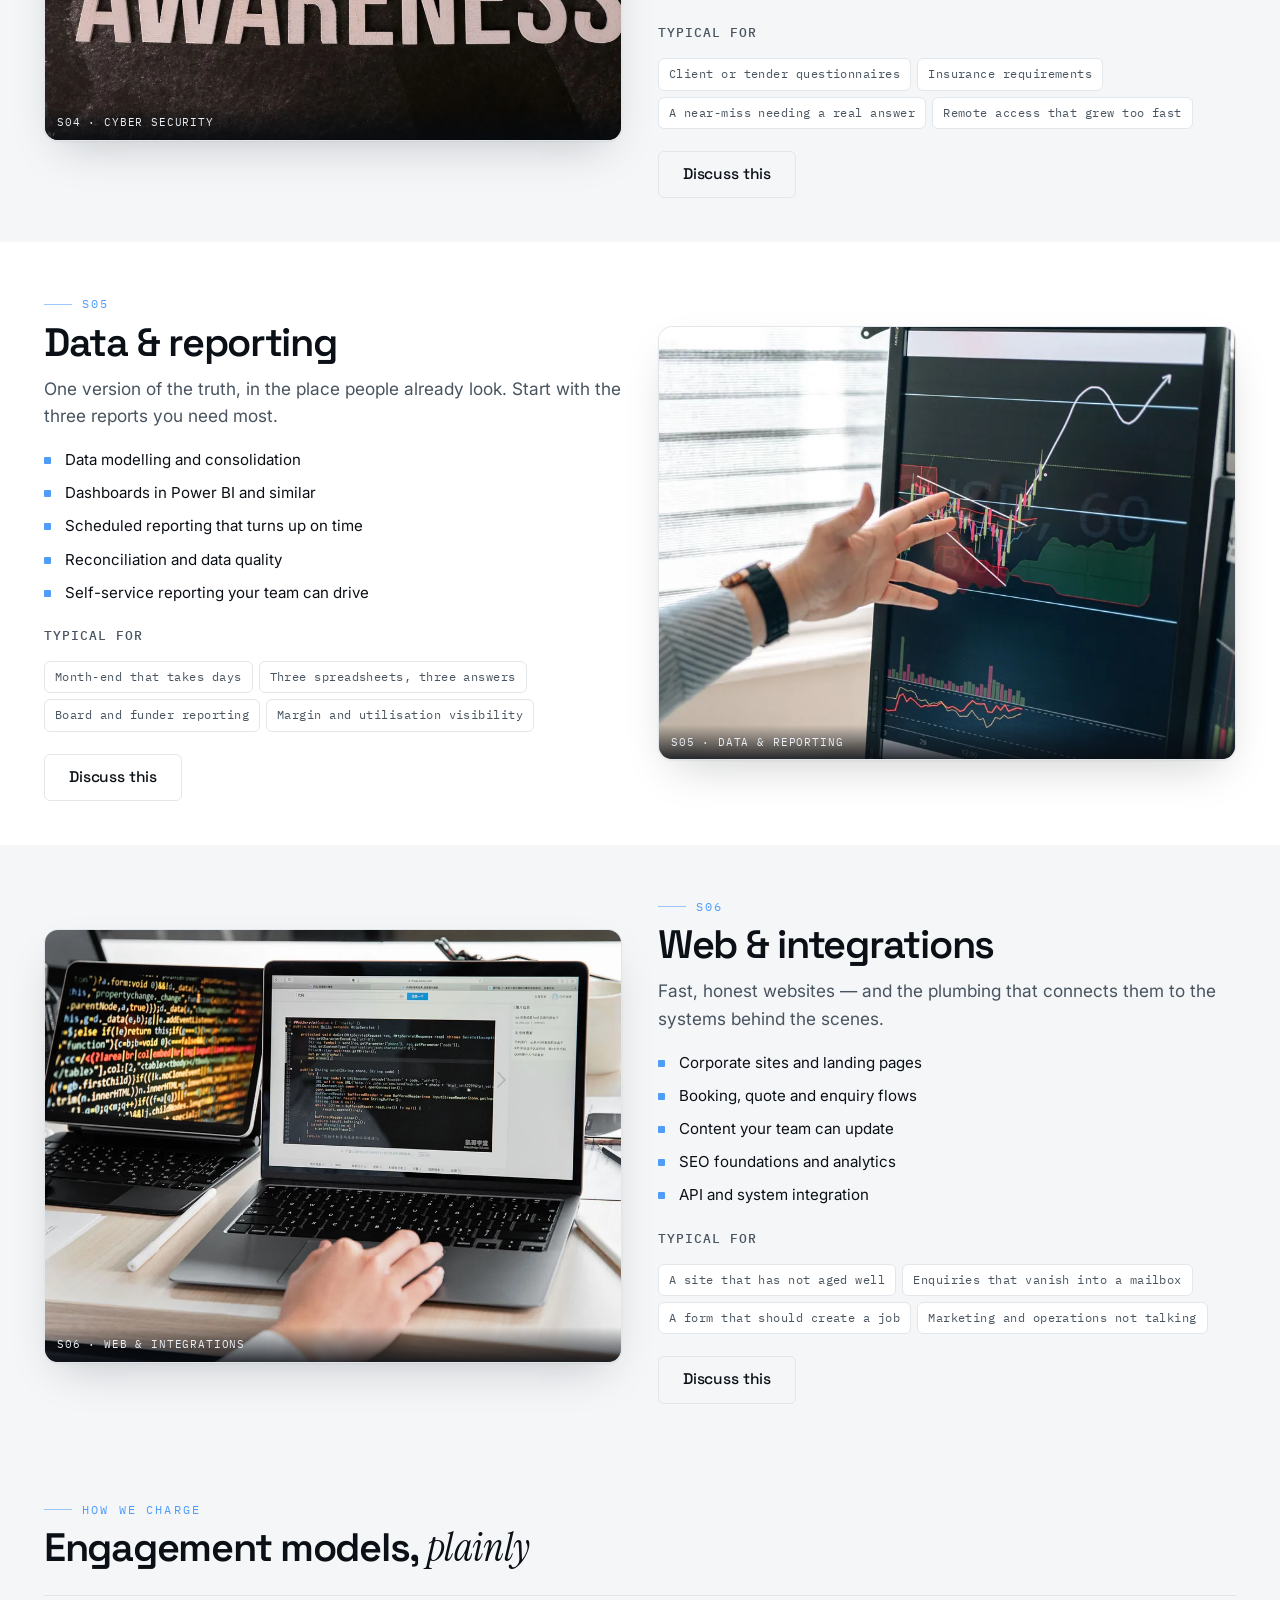
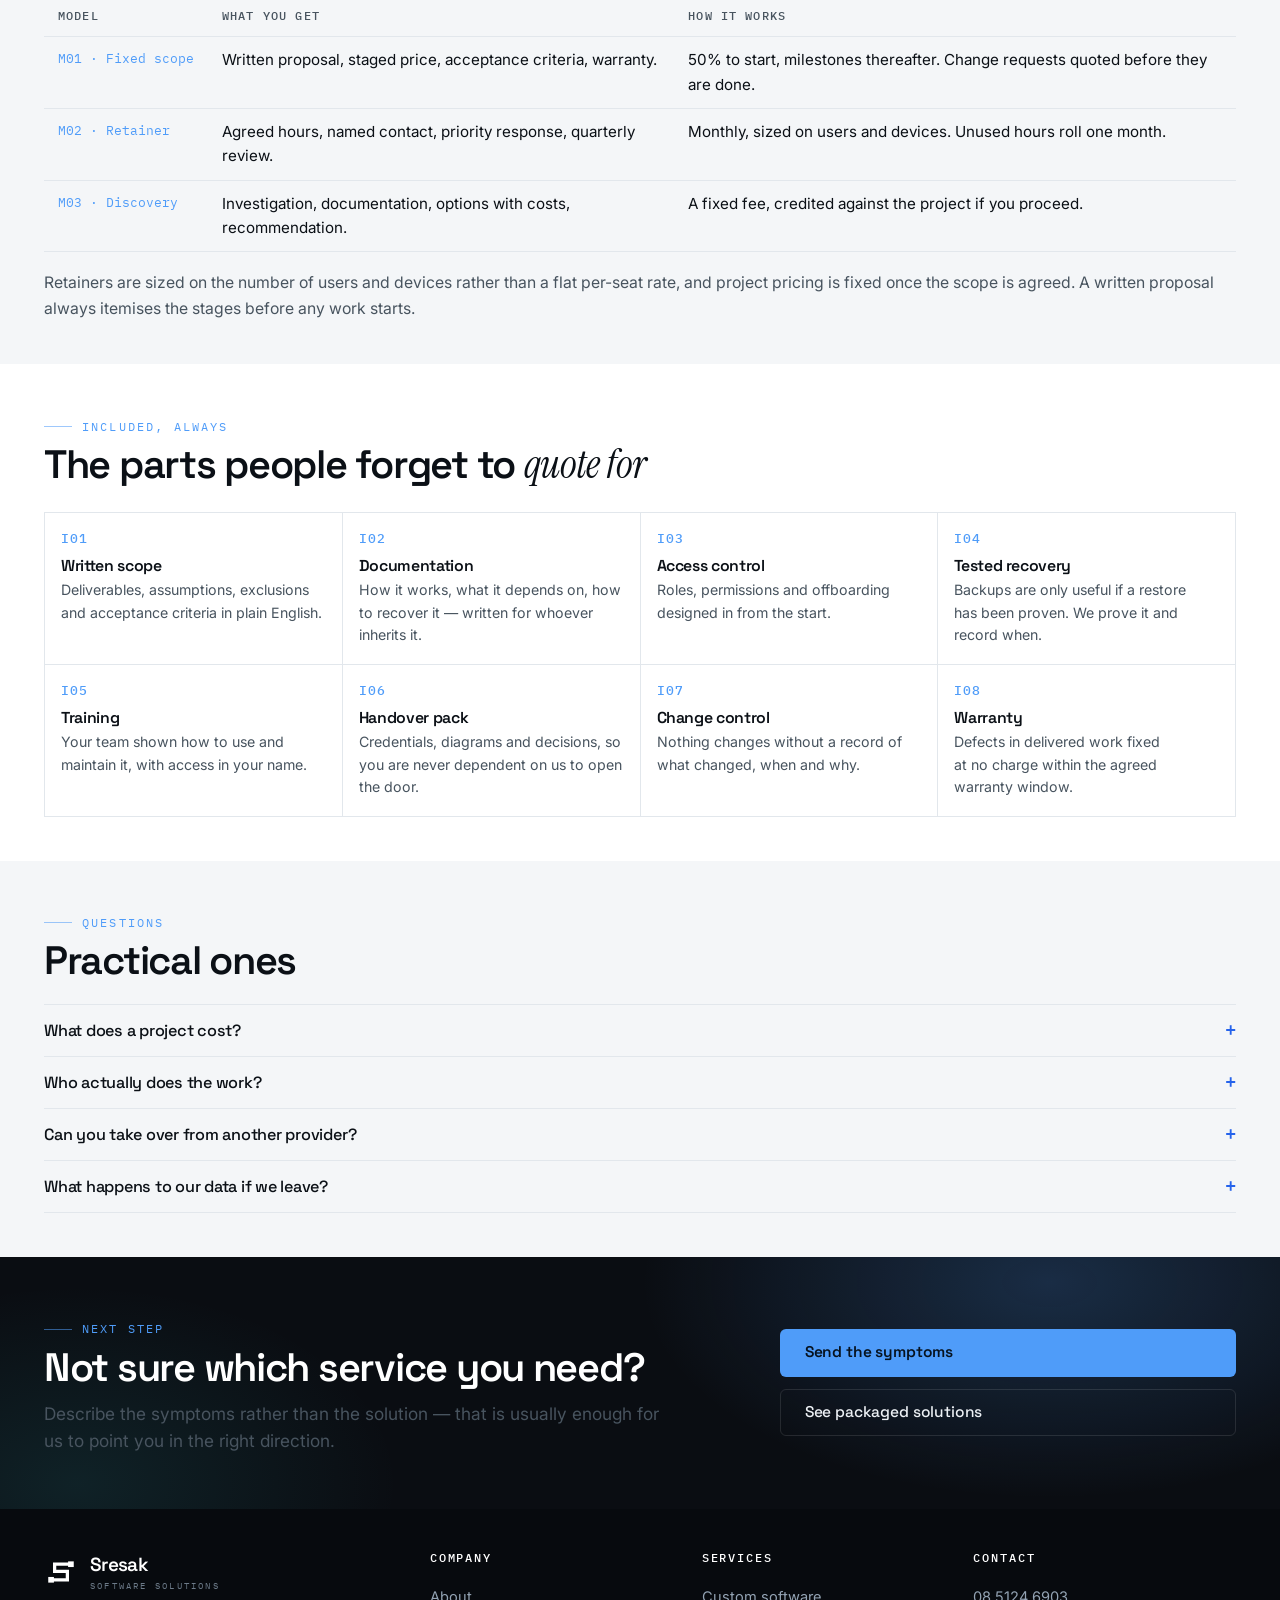
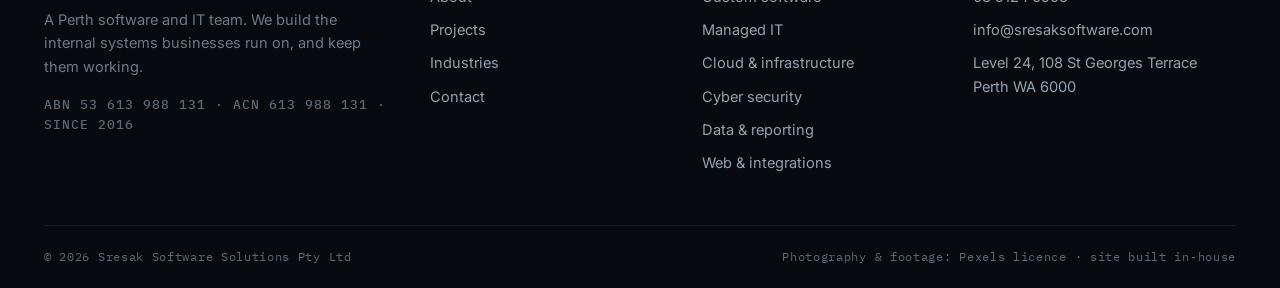
<file: services.html>
<!DOCTYPE html>
<html lang="en-AU">
<head>
<meta charset="utf-8">
<meta name="viewport" content="width=device-width,initial-scale=1">
<title>Services | Software, managed IT, cloud, security & data | Sresak</title>
<meta name="description" content="Custom software, managed IT support, cloud and infrastructure, cyber security, data and reporting, web and integrations — delivered by one Perth team.">
<link rel="canonical" href="https://sresaksoftware.com/services.html">
<meta name="theme-color" content="#0A0D12">
<meta property="og:type" content="website">
<meta property="og:site_name" content="Sresak Software Solutions">
<meta property="og:title" content="Services | Software, managed IT, cloud, security & data | Sresak">
<meta property="og:description" content="Custom software, managed IT support, cloud and infrastructure, cyber security, data and reporting, web and integrations — delivered by one Perth team.">
<meta property="og:url" content="https://sresaksoftware.com/services.html">
<meta property="og:image" content="https://sresaksoftware.com/assets/img/og-services.jpg?v=12">
<meta name="twitter:card" content="summary_large_image">
<link rel="icon" href="/favicon.svg" type="image/svg+xml">
<link rel="apple-touch-icon" href="/favicon.svg">
<noscript><style>.reveal{opacity:1!important;transform:none!important}</style></noscript>
<link rel="preconnect" href="https://fonts.googleapis.com">
<link rel="preconnect" href="https://fonts.gstatic.com" crossorigin>
<link href="https://fonts.googleapis.com/css2?family=Instrument+Serif:ital@0;1&family=Space+Grotesk:wght@500;600&family=Inter:wght@400;500;600&family=IBM+Plex+Mono:wght@400;500&display=swap" rel="stylesheet">
<link rel="stylesheet" href="/assets/css/site.css?v=12">
<script type="application/ld+json">
{"@context":"https://schema.org","@type":"ProfessionalService","name":"Sresak Software Solutions","url":"https://sresaksoftware.com",
"email":"info@sresaksoftware.com","telephone":"+61851246903","areaServed":"Perth, Western Australia",
"address":{"@type":"PostalAddress","streetAddress":"Level 24, 108 St Georges Terrace","addressLocality":"Perth",
"addressRegion":"WA","postalCode":"6000","addressCountry":"AU"},
"identifier":"ABN 53 613 988 131","foundingDate":"2016","description":"Custom software, managed IT support, cloud and infrastructure, cyber security, data and reporting, web and integrations — delivered by one Perth team."}
</script>
</head>
<body>
<a class="skip" href="#main">Skip to content</a>
<header class="hdr">
  <div class="wrap hdr__bar">
    <a class="brand" href="/" aria-label="Sresak Software Solutions — home">
      <svg width="38" height="38" viewBox="0 0 48 48" aria-hidden="true" class="" style="color:#fff" xmlns="http://www.w3.org/2000/svg"><path d="M38 13H15V23H33V35H10" fill="none" stroke="currentColor" stroke-width="4.6" stroke-linecap="square"/><rect x="34" y="9" width="8" height="8" fill="currentColor"/><rect x="6" y="31" width="8" height="8" fill="currentColor"/></svg>
      <span class="brand__words"><span class="brand__name">Sresak</span><span class="brand__tag">SOFTWARE&nbsp;SOLUTIONS</span></span>
    </a>
    <nav class="nav" aria-label="Primary">
      <a href="/index.html">Home</a><a href="/about.html">About</a><a href="/services.html">Services</a><a href="/solutions.html">Solutions</a><a href="/projects.html">Projects</a><a href="/industries.html">Industries</a><a href="/contact.html">Contact</a>
    </nav>
    <div class="hdr__cta">
      <a class="hdr__phone" href="tel:+61851246903">08 5124 6903</a>
      <a class="btn btn--primary btn--sm" href="/contact.html">Tell us what's breaking</a>
      <button class="burger" type="button" aria-label="Menu" aria-expanded="false"><i></i></button>
    </div>
  </div>
</header>
<div class="drawer" aria-label="Mobile menu">
  <a href="/index.html">Home<span>→</span></a><a href="/about.html">About<span>→</span></a><a href="/services.html">Services<span>→</span></a><a href="/solutions.html">Solutions<span>→</span></a><a href="/projects.html">Projects<span>→</span></a><a href="/industries.html">Industries<span>→</span></a><a href="/contact.html">Contact<span>→</span></a>
  <a class="btn btn--primary btn--wide" href="tel:+61851246903">Call 08 5124 6903</a>
  <a class="btn btn--darkline btn--wide" href="/contact.html" style="margin-top:10px">Tell us what's breaking</a>
</div>
<main id="main"><section class="phero phero__grid phero__glow">
  <div class="wrap">
    <nav class="crumb" aria-label="Breadcrumb"><a href="/">Home</a><span>/</span>Services</nav>
    <h1>Six services, one team, one <em>phone number</em></h1><p class="lead">Most clients end up using several of these together. Start where the pain is — we will tell you what else is worth fixing and what can wait.</p>
    <div class="btn-row" style="margin-top:20px"><a class="btn btn--primary" href="/contact.html">Ask about a service <span class="ar">→</span></a><a class="btn btn--darkline" href="/solutions.html">See packaged solutions</a></div>
  </div>
</section>
<section class="section--tight">
  <div class="wrap"><div class="rows"><div class="row reveal">
  <div class="row__idx">S01</div>
  <div class="row__title"><h3>Custom software</h3></div>
  <div class="row__body"><p>The spreadsheet that runs the business eventually breaks.</p></div>
  <div class="row__act"><a class="row__link" href="#software">Jump to section <span class="ar">→</span></a></div>
</div><div class="row reveal">
  <div class="row__idx">S02</div>
  <div class="row__title"><h3>Managed IT support</h3></div>
  <div class="row__body"><p>A helpdesk your staff can actually reach, plus the quiet work that stops small problems becoming Monday-morning outages.</p></div>
  <div class="row__act"><a class="row__link" href="#support">Jump to section <span class="ar">→</span></a></div>
</div><div class="row reveal">
  <div class="row__idx">S03</div>
  <div class="row__title"><h3>Cloud &amp; infrastructure</h3></div>
  <div class="row__body"><p>Move what should move, keep what should not.</p></div>
  <div class="row__act"><a class="row__link" href="#cloud">Jump to section <span class="ar">→</span></a></div>
</div><div class="row reveal">
  <div class="row__idx">S04</div>
  <div class="row__title"><h3>Cyber security</h3></div>
  <div class="row__body"><p>Practical work sized to a mid-market business: prioritised risks, controls that actually get implemented, evidence you can hand over.</p></div>
  <div class="row__act"><a class="row__link" href="#security">Jump to section <span class="ar">→</span></a></div>
</div><div class="row reveal">
  <div class="row__idx">S05</div>
  <div class="row__title"><h3>Data &amp; reporting</h3></div>
  <div class="row__body"><p>One version of the truth, in the place people already look.</p></div>
  <div class="row__act"><a class="row__link" href="#data">Jump to section <span class="ar">→</span></a></div>
</div><div class="row reveal">
  <div class="row__idx">S06</div>
  <div class="row__title"><h3>Web &amp; integrations</h3></div>
  <div class="row__body"><p>Fast, honest websites — and the plumbing that connects them to the systems behind the scenes.</p></div>
  <div class="row__act"><a class="row__link" href="#web">Jump to section <span class="ar">→</span></a></div>
</div></div></div>
</section>
<section class="section " id="software" style="scroll-margin-top:88px">
  <div class="wrap split ">
    <div class="reveal">
      <span class="tagline">S01</span>
      <h2>Custom software</h2>
      <p class="lead">The spreadsheet that runs the business eventually breaks. We replace it with a proper application — built around how your team already works.</p>
      <ul class="checks"><li><span>Discovery workshop and written scope</span></li><li><span>Build in short stages you can see and use</span></li><li><span>Integration with finance, CRM and job management</span></li><li><span>Roles and permissions that match reality</span></li><li><span>Documentation and training at handover</span></li></ul>
      <p class="mono" style="margin-top:20px;color:var(--t-dark-2)">Typical for</p>
      <div class="chips"><span>Quoting and job management</span><span>Customer and supplier portals</span><span>Asset and inventory registers</span><span>Approval workflows</span><span>Scheduling and dispatch</span><span>Operational reporting</span></div>
      <div class="btn-row" style="margin-top:22px"><a class="btn btn--line" href="/contact.html">Discuss this</a></div>
    </div>
    <div class="split__media shot reveal"><img src="/assets/img/tech-code.webp" alt="Custom software" loading="lazy" decoding="async">
      <figcaption>S01 · Custom software</figcaption></div>
  </div>
</section><section class="section s-tint" id="support" style="scroll-margin-top:88px">
  <div class="wrap split split--rev">
    <div class="reveal">
      <span class="tagline">S02</span>
      <h2>Managed IT support</h2>
      <p class="lead">A helpdesk your staff can actually reach, plus the quiet work that stops small problems becoming Monday-morning outages.</p>
      <ul class="checks"><li><span>Remote and on-site support in business hours</span></li><li><span>Device, user and licence management</span></li><li><span>Backups monitored — and restore-tested</span></li><li><span>Asset register and replacement planning</span></li><li><span>Vendor and telco coordination</span></li></ul>
      <p class="mono" style="margin-top:20px;color:var(--t-dark-2)">Typical for</p>
      <div class="chips"><span>Small or no in-house IT team</span><span>A small team needing overflow</span><span>Businesses tired of ticket queues</span><span>Multi-site and remote staff</span></div>
      <div class="btn-row" style="margin-top:22px"><a class="btn btn--line" href="/contact.html">Discuss this</a></div>
    </div>
    <div class="split__media shot reveal"><img src="/assets/img/svc-support2.webp" alt="Managed IT support" loading="lazy" decoding="async">
      <figcaption>S02 · Managed IT support</figcaption></div>
  </div>
</section><section class="section " id="cloud" style="scroll-margin-top:88px">
  <div class="wrap split ">
    <div class="reveal">
      <span class="tagline">S03</span>
      <h2>Cloud &amp; infrastructure</h2>
      <p class="lead">Move what should move, keep what should not. Access model and cost sorted before anything is migrated.</p>
      <ul class="checks"><li><span>Microsoft 365, Entra ID and Azure</span></li><li><span>AWS workloads and hybrid setups</span></li><li><span>Conditional access and MFA done properly</span></li><li><span>Cost review and rightsizing</span></li><li><span>Business continuity and recovery design</span></li></ul>
      <p class="mono" style="margin-top:20px;color:var(--t-dark-2)">Typical for</p>
      <div class="chips"><span>Hybrid and remote teams</span><span>Aging servers at end of life</span><span>A cloud bill nobody has reviewed</span><span>Multi-site file and print</span></div>
      <div class="btn-row" style="margin-top:22px"><a class="btn btn--line" href="/contact.html">Discuss this</a></div>
    </div>
    <div class="split__media shot reveal"><img src="/assets/img/svc-cloud3.webp" alt="Cloud &amp; infrastructure" loading="lazy" decoding="async">
      <figcaption>S03 · Cloud &amp; infrastructure</figcaption></div>
  </div>
</section><section class="section s-tint" id="security" style="scroll-margin-top:88px">
  <div class="wrap split split--rev">
    <div class="reveal">
      <span class="tagline">S04</span>
      <h2>Cyber security</h2>
      <p class="lead">Practical work sized to a mid-market business: prioritised risks, controls that actually get implemented, evidence you can hand over.</p>
      <ul class="checks"><li><span>Posture review against the Essential Eight</span></li><li><span>Endpoint protection and hardening</span></li><li><span>MFA, privileged access and offboarding discipline</span></li><li><span>Patch and vulnerability management</span></li><li><span>Phishing awareness for staff</span></li><li><span>An incident plan you have actually read</span></li></ul>
      <p class="mono" style="margin-top:20px;color:var(--t-dark-2)">Typical for</p>
      <div class="chips"><span>Client or tender questionnaires</span><span>Insurance requirements</span><span>A near-miss needing a real answer</span><span>Remote access that grew too fast</span></div>
      <div class="btn-row" style="margin-top:22px"><a class="btn btn--line" href="/contact.html">Discuss this</a></div>
    </div>
    <div class="split__media shot reveal"><img src="/assets/img/svc-security2.webp" alt="Cyber security" loading="lazy" decoding="async">
      <figcaption>S04 · Cyber security</figcaption></div>
  </div>
</section><section class="section " id="data" style="scroll-margin-top:88px">
  <div class="wrap split ">
    <div class="reveal">
      <span class="tagline">S05</span>
      <h2>Data &amp; reporting</h2>
      <p class="lead">One version of the truth, in the place people already look. Start with the three reports you need most.</p>
      <ul class="checks"><li><span>Data modelling and consolidation</span></li><li><span>Dashboards in Power BI and similar</span></li><li><span>Scheduled reporting that turns up on time</span></li><li><span>Reconciliation and data quality</span></li><li><span>Self-service reporting your team can drive</span></li></ul>
      <p class="mono" style="margin-top:20px;color:var(--t-dark-2)">Typical for</p>
      <div class="chips"><span>Month-end that takes days</span><span>Three spreadsheets, three answers</span><span>Board and funder reporting</span><span>Margin and utilisation visibility</span></div>
      <div class="btn-row" style="margin-top:22px"><a class="btn btn--line" href="/contact.html">Discuss this</a></div>
    </div>
    <div class="split__media shot reveal"><img src="/assets/img/svc-data2.webp" alt="Data &amp; reporting" loading="lazy" decoding="async">
      <figcaption>S05 · Data &amp; reporting</figcaption></div>
  </div>
</section><section class="section s-tint" id="web" style="scroll-margin-top:88px">
  <div class="wrap split split--rev">
    <div class="reveal">
      <span class="tagline">S06</span>
      <h2>Web &amp; integrations</h2>
      <p class="lead">Fast, honest websites — and the plumbing that connects them to the systems behind the scenes.</p>
      <ul class="checks"><li><span>Corporate sites and landing pages</span></li><li><span>Booking, quote and enquiry flows</span></li><li><span>Content your team can update</span></li><li><span>SEO foundations and analytics</span></li><li><span>API and system integration</span></li></ul>
      <p class="mono" style="margin-top:20px;color:var(--t-dark-2)">Typical for</p>
      <div class="chips"><span>A site that has not aged well</span><span>Enquiries that vanish into a mailbox</span><span>A form that should create a job</span><span>Marketing and operations not talking</span></div>
      <div class="btn-row" style="margin-top:22px"><a class="btn btn--line" href="/contact.html">Discuss this</a></div>
    </div>
    <div class="split__media shot reveal"><img src="/assets/img/svc-web2.webp" alt="Web &amp; integrations" loading="lazy" decoding="async">
      <figcaption>S06 · Web &amp; integrations</figcaption></div>
  </div>
</section>
<section class="section s-tint">
  <div class="wrap">
    <div class="head reveal"><span class="tagline">How we charge</span><h2>Engagement models, <em>plainly</em></h2></div>
    <div style="margin-top:26px">
      <div class="tablewrap"><table class="dtable"><thead><tr><th>Model</th><th>What you get</th><th>How it works</th></tr></thead><tbody><tr><td>M01 · Fixed scope</td><td>Written proposal, staged price, acceptance criteria, warranty.</td><td>50% to start, milestones thereafter. Change requests quoted before they are done.</td></tr><tr><td>M02 · Retainer</td><td>Agreed hours, named contact, priority response, quarterly review.</td><td>Monthly, sized on users and devices. Unused hours roll one month.</td></tr><tr><td>M03 · Discovery</td><td>Investigation, documentation, options with costs, recommendation.</td><td>A fixed fee, credited against the project if you proceed.</td></tr></tbody></table></div>
    </div>
    <p class="lede-sm" style="margin-top:18px">Retainers are sized on the number of users and devices rather than a flat per-seat rate, and project pricing is fixed once the scope is agreed. A written proposal always itemises the stages before any work starts.</p>
  </div>
</section>

<section class="section">
  <div class="wrap">
    <div class="head reveal"><span class="tagline">Included, always</span><h2>The parts people forget to <em>quote for</em></h2></div>
    <div style="margin-top:26px">
      <div class="tiles" style="grid-template-columns:repeat(4,1fr)"><div class="tile reveal"><span class="mono">I01</span><h3>Written scope</h3><p>Deliverables, assumptions, exclusions and acceptance criteria in plain English.</p></div><div class="tile reveal"><span class="mono">I02</span><h3>Documentation</h3><p>How it works, what it depends on, how to recover it — written for whoever inherits it.</p></div><div class="tile reveal"><span class="mono">I03</span><h3>Access control</h3><p>Roles, permissions and offboarding designed in from the start.</p></div><div class="tile reveal"><span class="mono">I04</span><h3>Tested recovery</h3><p>Backups are only useful if a restore has been proven. We prove it and record when.</p></div><div class="tile reveal"><span class="mono">I05</span><h3>Training</h3><p>Your team shown how to use and maintain it, with access in your name.</p></div><div class="tile reveal"><span class="mono">I06</span><h3>Handover pack</h3><p>Credentials, diagrams and decisions, so you are never dependent on us to open the door.</p></div><div class="tile reveal"><span class="mono">I07</span><h3>Change control</h3><p>Nothing changes without a record of what changed, when and why.</p></div><div class="tile reveal"><span class="mono">I08</span><h3>Warranty</h3><p>Defects in delivered work fixed at no charge within the agreed warranty window.</p></div></div>
    </div>
  </div>
</section>

<section class="section s-tint">
  <div class="wrap">
    <div class="head reveal"><span class="tagline">Questions</span><h2>Practical ones</h2></div>
    <div style="margin-top:22px"><div class="faq"><details class="acc reveal"><summary>What does a project cost?</summary><div class="acc__body">It depends on scope, and a range that means nothing wastes your time. After discovery you get a fixed-price proposal broken into stages, with assumptions and exclusions spelled out.</div></details><details class="acc reveal"><summary>Who actually does the work?</summary><div class="acc__body">The people you meet. We bring in qualified specialists when the work needs them and coordinate them, so you still have one point of contact.</div></details><details class="acc reveal"><summary>Can you take over from another provider?</summary><div class="acc__body">Yes. We document the environment first, then plan the changeover so support never has a gap.</div></details><details class="acc reveal"><summary>What happens to our data if we leave?</summary><div class="acc__body">It is yours. Exports, documentation and access are handed over as part of any engagement — we do not hold your business hostage.</div></details></div></div>
  </div>
</section>

<section class="cta">
  <div class="wrap cta__in">
    <div class="reveal"><span class="tagline">Next step</span><h2>Not sure which service you need?</h2><p class="lead">Describe the symptoms rather than the solution — that is usually enough for us to point you in the right direction.</p></div>
    <div class="cta__actions reveal">
      <a class="btn btn--primary" href="/contact.html">Send the symptoms</a>
      <a class="btn btn--darkline" href="/solutions.html">See packaged solutions</a>
    </div>
  </div>
</section></main>
<footer class="ftr">
  <div class="wrap">
    <div class="ftr__grid">
      <div>
        <div class="ftr__brand"><svg width="34" height="34" viewBox="0 0 48 48" aria-hidden="true" class="" style="color:#fff" xmlns="http://www.w3.org/2000/svg"><path d="M38 13H15V23H33V35H10" fill="none" stroke="currentColor" stroke-width="4.6" stroke-linecap="square"/><rect x="34" y="9" width="8" height="8" fill="currentColor"/><rect x="6" y="31" width="8" height="8" fill="currentColor"/></svg>
          <span class="brand__words"><span class="brand__name">Sresak</span><span class="brand__tag">SOFTWARE&nbsp;SOLUTIONS</span></span></div>
        <p style="max-width:36ch">A Perth software and IT team. We build the internal systems businesses run on, and keep them working.</p>
        <p class="mono" style="margin-top:14px;color:#5C6A78">ABN 53 613 988 131 · ACN 613 988 131 · SINCE 2016</p>
      </div>
      <div>
        <h4>Company</h4>
        <a href="/about.html">About</a><a href="/projects.html">Projects</a>
        <a href="/industries.html">Industries</a><a href="/contact.html">Contact</a>
      </div>
      <div>
        <h4>Services</h4>
        <a href="/services.html#software">Custom software</a><a href="/services.html#support">Managed IT</a>
        <a href="/services.html#cloud">Cloud &amp; infrastructure</a><a href="/services.html#security">Cyber security</a>
        <a href="/services.html#data">Data &amp; reporting</a><a href="/services.html#web">Web &amp; integrations</a>
      </div>
      <div>
        <h4>Contact</h4>
        <a href="tel:+61851246903">08 5124 6903</a>
        <a href="mailto:info@sresaksoftware.com">info@sresaksoftware.com</a>
        <a href="/contact.html">Level 24, 108 St Georges Terrace<br>Perth WA 6000</a>
      </div>
    </div>
    <div class="ftr__bot">
      <span>© <span id="year">2026</span> Sresak Software Solutions Pty Ltd</span>
      <span>Photography &amp; footage: Pexels licence · site built in-house</span>
    </div>
  </div>
</footer>
<button class="totop" type="button" aria-label="Back to top">↑</button>
<script src="/assets/js/site.js?v=12" defer></script>
</body>
</html>
</file>
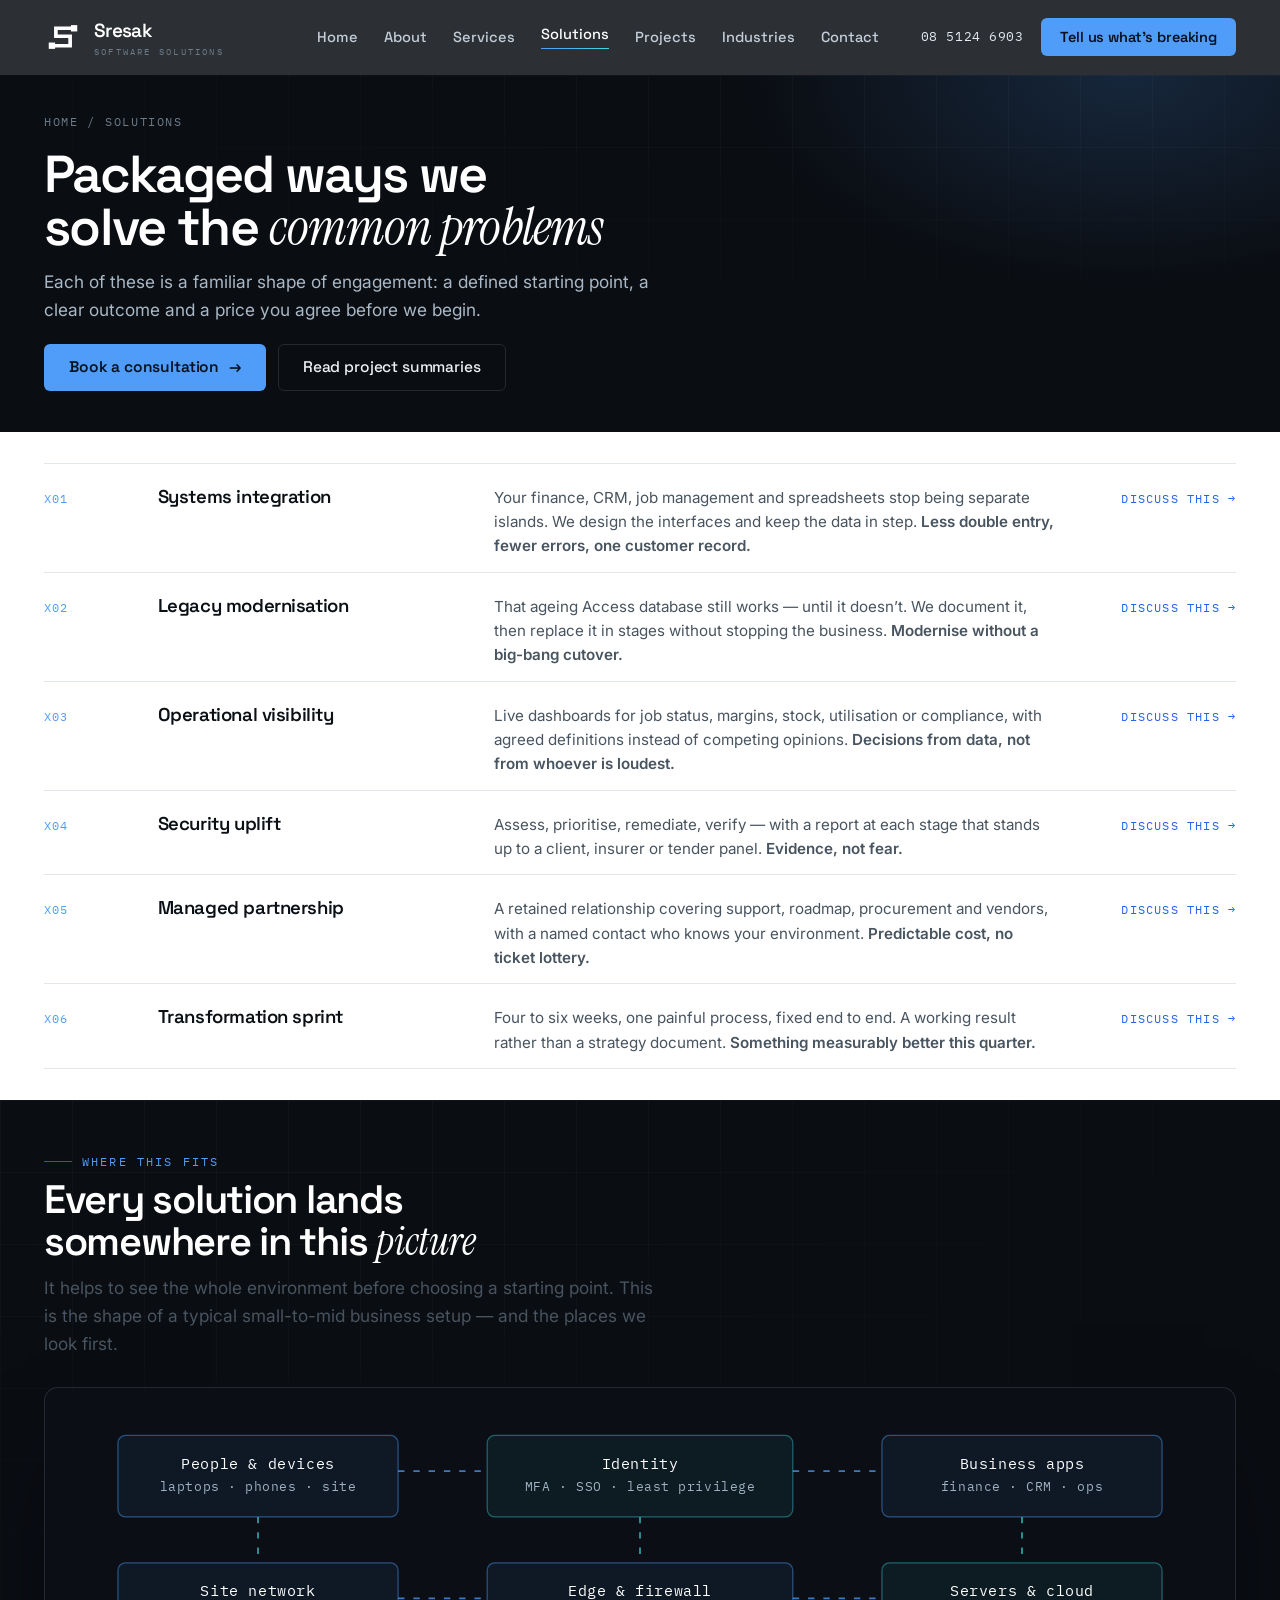
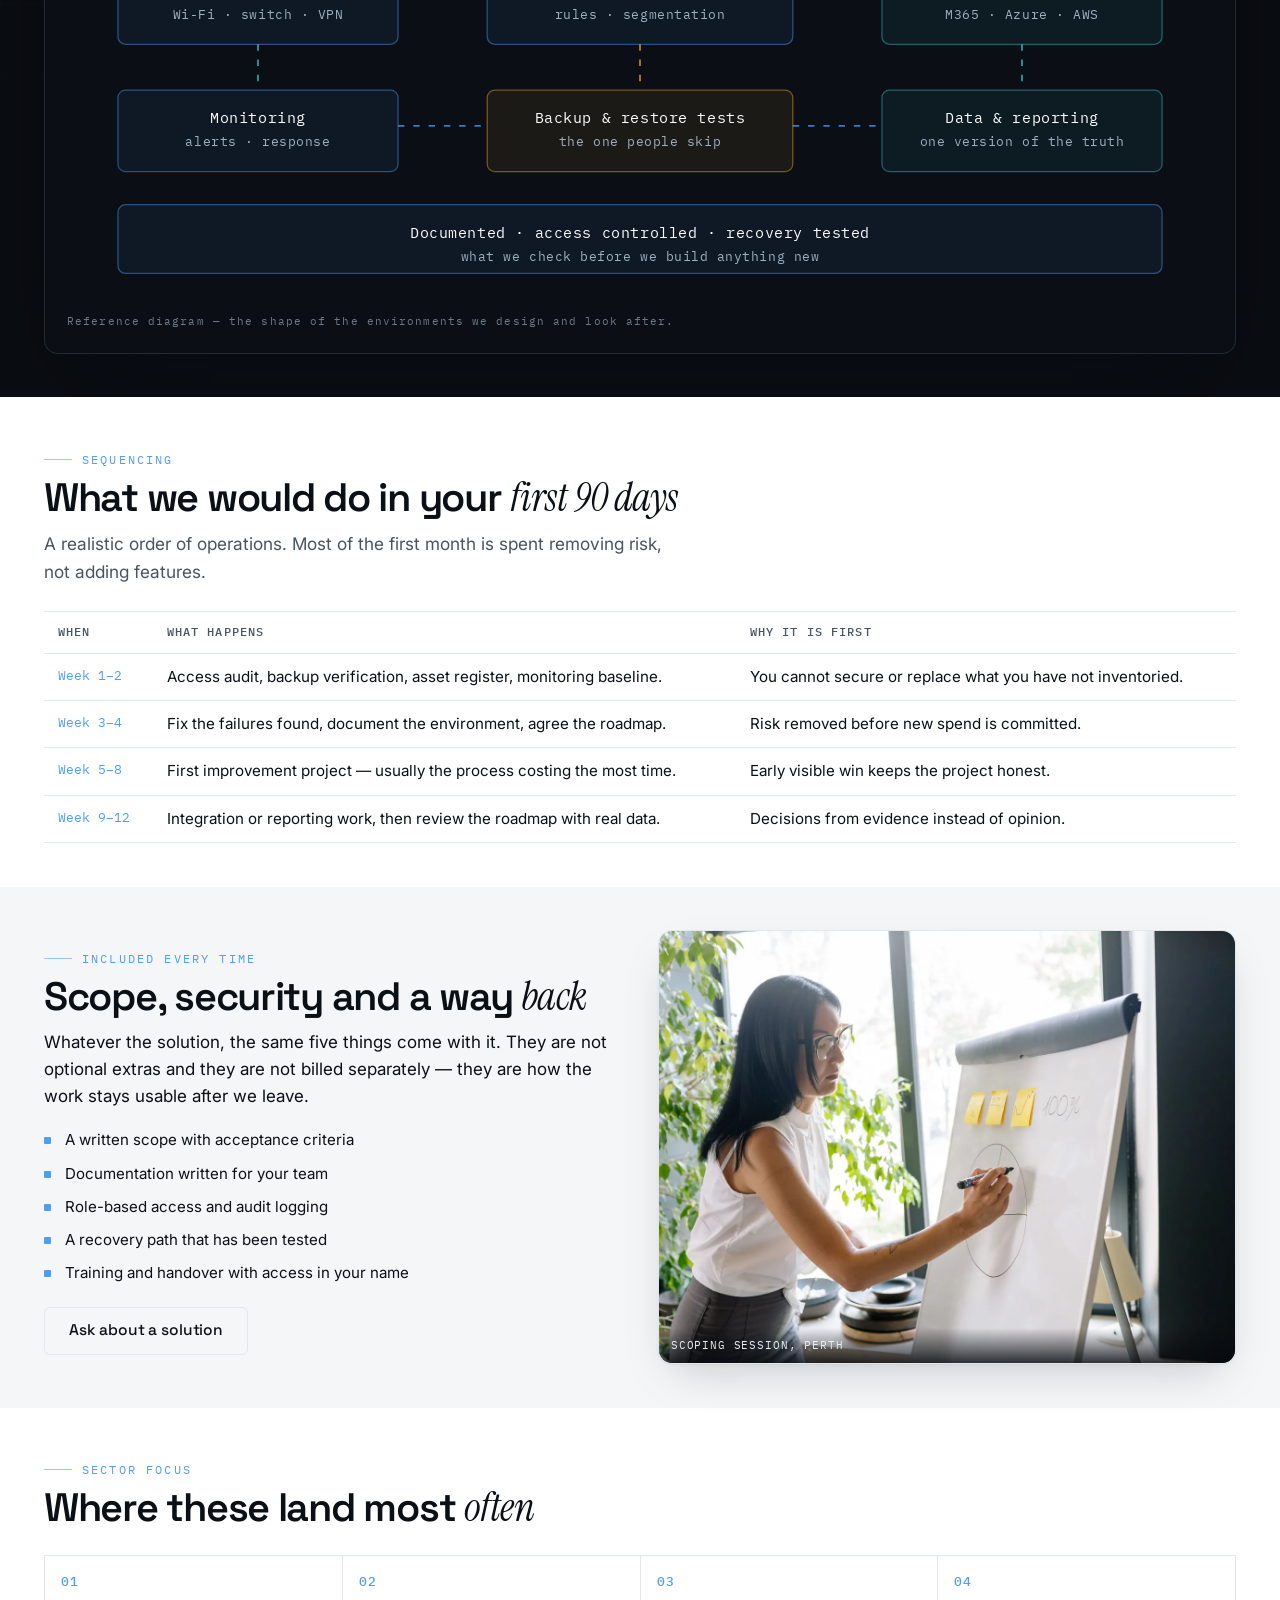
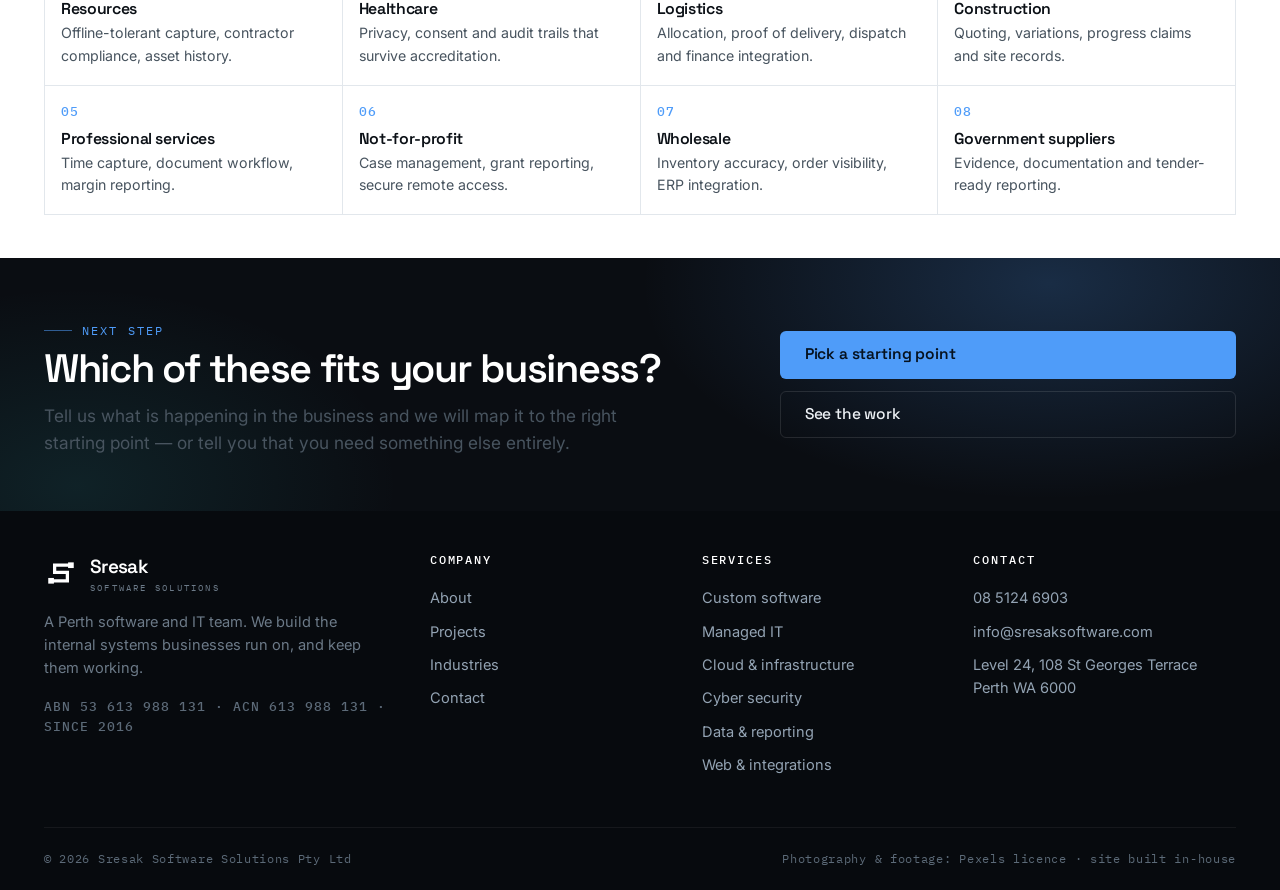
<file: solutions.html>
<!DOCTYPE html>
<html lang="en-AU">
<head>
<meta charset="utf-8">
<meta name="viewport" content="width=device-width,initial-scale=1">
<title>Solutions | Integration, modernisation, security uplift | Sresak</title>
<meta name="description" content="Packaged engagements: systems integration, legacy modernisation, operational visibility, security uplift, managed partnership, transformation sprints.">
<link rel="canonical" href="https://sresaksoftware.com/solutions.html">
<meta name="theme-color" content="#0A0D12">
<meta property="og:type" content="website">
<meta property="og:site_name" content="Sresak Software Solutions">
<meta property="og:title" content="Solutions | Integration, modernisation, security uplift | Sresak">
<meta property="og:description" content="Packaged engagements: systems integration, legacy modernisation, operational visibility, security uplift, managed partnership, transformation sprints.">
<meta property="og:url" content="https://sresaksoftware.com/solutions.html">
<meta property="og:image" content="https://sresaksoftware.com/assets/img/og-solutions.jpg?v=12">
<meta name="twitter:card" content="summary_large_image">
<link rel="icon" href="/favicon.svg" type="image/svg+xml">
<link rel="apple-touch-icon" href="/favicon.svg">
<noscript><style>.reveal{opacity:1!important;transform:none!important}</style></noscript>
<link rel="preconnect" href="https://fonts.googleapis.com">
<link rel="preconnect" href="https://fonts.gstatic.com" crossorigin>
<link href="https://fonts.googleapis.com/css2?family=Instrument+Serif:ital@0;1&family=Space+Grotesk:wght@500;600&family=Inter:wght@400;500;600&family=IBM+Plex+Mono:wght@400;500&display=swap" rel="stylesheet">
<link rel="stylesheet" href="/assets/css/site.css?v=12">
<script type="application/ld+json">
{"@context":"https://schema.org","@type":"ProfessionalService","name":"Sresak Software Solutions","url":"https://sresaksoftware.com",
"email":"info@sresaksoftware.com","telephone":"+61851246903","areaServed":"Perth, Western Australia",
"address":{"@type":"PostalAddress","streetAddress":"Level 24, 108 St Georges Terrace","addressLocality":"Perth",
"addressRegion":"WA","postalCode":"6000","addressCountry":"AU"},
"identifier":"ABN 53 613 988 131","foundingDate":"2016","description":"Packaged engagements: systems integration, legacy modernisation, operational visibility, security uplift, managed partnership, transformation sprints."}
</script>
</head>
<body>
<a class="skip" href="#main">Skip to content</a>
<header class="hdr">
  <div class="wrap hdr__bar">
    <a class="brand" href="/" aria-label="Sresak Software Solutions — home">
      <svg width="38" height="38" viewBox="0 0 48 48" aria-hidden="true" class="" style="color:#fff" xmlns="http://www.w3.org/2000/svg"><path d="M38 13H15V23H33V35H10" fill="none" stroke="currentColor" stroke-width="4.6" stroke-linecap="square"/><rect x="34" y="9" width="8" height="8" fill="currentColor"/><rect x="6" y="31" width="8" height="8" fill="currentColor"/></svg>
      <span class="brand__words"><span class="brand__name">Sresak</span><span class="brand__tag">SOFTWARE&nbsp;SOLUTIONS</span></span>
    </a>
    <nav class="nav" aria-label="Primary">
      <a href="/index.html">Home</a><a href="/about.html">About</a><a href="/services.html">Services</a><a href="/solutions.html">Solutions</a><a href="/projects.html">Projects</a><a href="/industries.html">Industries</a><a href="/contact.html">Contact</a>
    </nav>
    <div class="hdr__cta">
      <a class="hdr__phone" href="tel:+61851246903">08 5124 6903</a>
      <a class="btn btn--primary btn--sm" href="/contact.html">Tell us what's breaking</a>
      <button class="burger" type="button" aria-label="Menu" aria-expanded="false"><i></i></button>
    </div>
  </div>
</header>
<div class="drawer" aria-label="Mobile menu">
  <a href="/index.html">Home<span>→</span></a><a href="/about.html">About<span>→</span></a><a href="/services.html">Services<span>→</span></a><a href="/solutions.html">Solutions<span>→</span></a><a href="/projects.html">Projects<span>→</span></a><a href="/industries.html">Industries<span>→</span></a><a href="/contact.html">Contact<span>→</span></a>
  <a class="btn btn--primary btn--wide" href="tel:+61851246903">Call 08 5124 6903</a>
  <a class="btn btn--darkline btn--wide" href="/contact.html" style="margin-top:10px">Tell us what's breaking</a>
</div>
<main id="main"><section class="phero phero__grid phero__glow">
  <div class="wrap">
    <nav class="crumb" aria-label="Breadcrumb"><a href="/">Home</a><span>/</span>Solutions</nav>
    <h1>Packaged ways we solve the <em>common problems</em></h1><p class="lead">Each of these is a familiar shape of engagement: a defined starting point, a clear outcome and a price you agree before we begin.</p>
    <div class="btn-row" style="margin-top:20px"><a class="btn btn--primary" href="/contact.html">Book a consultation <span class="ar">→</span></a><a class="btn btn--darkline" href="/projects.html">Read project summaries</a></div>
  </div>
</section>
<section class="section--tight">
  <div class="wrap"><div class="rows"><div class="row reveal">
  <div class="row__idx">X01</div>
  <div class="row__title"><h3>Systems integration</h3></div>
  <div class="row__body"><p>Your finance, CRM, job management and spreadsheets stop being separate islands. We design the interfaces and keep the data in step. <strong>Less double entry, fewer errors, one customer record.</strong></p></div>
  <div class="row__act"><a class="row__link" href="/contact.html">Discuss this <span class="ar">→</span></a></div>
</div><div class="row reveal">
  <div class="row__idx">X02</div>
  <div class="row__title"><h3>Legacy modernisation</h3></div>
  <div class="row__body"><p>That ageing Access database still works — until it doesn&rsquo;t. We document it, then replace it in stages without stopping the business. <strong>Modernise without a big-bang cutover.</strong></p></div>
  <div class="row__act"><a class="row__link" href="/contact.html">Discuss this <span class="ar">→</span></a></div>
</div><div class="row reveal">
  <div class="row__idx">X03</div>
  <div class="row__title"><h3>Operational visibility</h3></div>
  <div class="row__body"><p>Live dashboards for job status, margins, stock, utilisation or compliance, with agreed definitions instead of competing opinions. <strong>Decisions from data, not from whoever is loudest.</strong></p></div>
  <div class="row__act"><a class="row__link" href="/contact.html">Discuss this <span class="ar">→</span></a></div>
</div><div class="row reveal">
  <div class="row__idx">X04</div>
  <div class="row__title"><h3>Security uplift</h3></div>
  <div class="row__body"><p>Assess, prioritise, remediate, verify — with a report at each stage that stands up to a client, insurer or tender panel. <strong>Evidence, not fear.</strong></p></div>
  <div class="row__act"><a class="row__link" href="/contact.html">Discuss this <span class="ar">→</span></a></div>
</div><div class="row reveal">
  <div class="row__idx">X05</div>
  <div class="row__title"><h3>Managed partnership</h3></div>
  <div class="row__body"><p>A retained relationship covering support, roadmap, procurement and vendors, with a named contact who knows your environment. <strong>Predictable cost, no ticket lottery.</strong></p></div>
  <div class="row__act"><a class="row__link" href="/contact.html">Discuss this <span class="ar">→</span></a></div>
</div><div class="row reveal">
  <div class="row__idx">X06</div>
  <div class="row__title"><h3>Transformation sprint</h3></div>
  <div class="row__body"><p>Four to six weeks, one painful process, fixed end to end. A working result rather than a strategy document. <strong>Something measurably better this quarter.</strong></p></div>
  <div class="row__act"><a class="row__link" href="/contact.html">Discuss this <span class="ar">→</span></a></div>
</div></div></div>
</section>

<section class="section band-tech">
  <div class="wrap">
    <div class="head reveal"><span class="tagline">Where this fits</span>
      <h2 style="color:#fff">Every solution lands somewhere in this <em>picture</em></h2>
      <p class="lead">It helps to see the whole environment before choosing a starting point. This is the shape of a
      typical small-to-mid business setup — and the places we look first.</p></div>
    <div style="margin-top:30px"><figure class="arch reveal" style="margin:0">
  <svg viewBox="0 0 900 384" role="img" aria-label="Reference architecture">
    <path class="flow" d="M260 48 H330"/><path class="flow" d="M570 48 H640"/><path class="flow" d="M260 148 H330"/><path class="flow" d="M570 148 H640"/><path class="flow" d="M260 248 H330"/><path class="flow" d="M570 248 H640"/><path class="flow alt" d="M150 84 V120"/><path class="flow alt" d="M450 84 V120"/><path class="flow alt" d="M750 84 V120"/><path class="flow alt" d="M150 184 V220"/><path class="flow amber" d="M450 184 V220"/><path class="flow alt" d="M750 184 V220"/><g class=""><rect x="40" y="20" width="220" height="64" rx="6"/><text class="ttl" x="150.0" y="46" text-anchor="middle">People &amp; devices</text><text x="150.0" y="64" text-anchor="middle">laptops · phones · site</text></g><g class="alt"><rect x="330" y="20" width="240" height="64" rx="6"/><text class="ttl" x="450.0" y="46" text-anchor="middle">Identity</text><text x="450.0" y="64" text-anchor="middle">MFA · SSO · least privilege</text></g><g class=""><rect x="640" y="20" width="220" height="64" rx="6"/><text class="ttl" x="750.0" y="46" text-anchor="middle">Business apps</text><text x="750.0" y="64" text-anchor="middle">finance · CRM · ops</text></g><g class=""><rect x="40" y="120" width="220" height="64" rx="6"/><text class="ttl" x="150.0" y="146" text-anchor="middle">Site network</text><text x="150.0" y="164" text-anchor="middle">Wi-Fi · switch · VPN</text></g><g class=""><rect x="330" y="120" width="240" height="64" rx="6"/><text class="ttl" x="450.0" y="146" text-anchor="middle">Edge &amp; firewall</text><text x="450.0" y="164" text-anchor="middle">rules · segmentation</text></g><g class="alt"><rect x="640" y="120" width="220" height="64" rx="6"/><text class="ttl" x="750.0" y="146" text-anchor="middle">Servers &amp; cloud</text><text x="750.0" y="164" text-anchor="middle">M365 · Azure · AWS</text></g><g class=""><rect x="40" y="220" width="220" height="64" rx="6"/><text class="ttl" x="150.0" y="246" text-anchor="middle">Monitoring</text><text x="150.0" y="264" text-anchor="middle">alerts · response</text></g><g class="amber"><rect x="330" y="220" width="240" height="64" rx="6"/><text class="ttl" x="450.0" y="246" text-anchor="middle">Backup &amp; restore tests</text><text x="450.0" y="264" text-anchor="middle">the one people skip</text></g><g class="alt"><rect x="640" y="220" width="220" height="64" rx="6"/><text class="ttl" x="750.0" y="246" text-anchor="middle">Data &amp; reporting</text><text x="750.0" y="264" text-anchor="middle">one version of the truth</text></g><g class=""><rect x="40" y="310" width="820" height="54" rx="6"/><text class="ttl" x="450.0" y="336" text-anchor="middle">Documented · access controlled · recovery tested</text><text x="450.0" y="354" text-anchor="middle">what we check before we build anything new</text></g>
  </svg>
  <figcaption>Reference diagram — the shape of the environments we design and look after.</figcaption>
</figure></div>
  </div>
</section>

<section class="section">
  <div class="wrap">
    <div class="head reveal"><span class="tagline">Sequencing</span><h2>What we would do in your <em>first 90 days</em></h2>
      <p class="lead">A realistic order of operations. Most of the first month is spent removing risk, not adding features.</p></div>
    <div style="margin-top:26px">
      <div class="tablewrap"><table class="dtable"><thead><tr><th>When</th><th>What happens</th><th>Why it is first</th></tr></thead><tbody><tr><td>Week 1–2</td><td>Access audit, backup verification, asset register, monitoring baseline.</td><td>You cannot secure or replace what you have not inventoried.</td></tr><tr><td>Week 3–4</td><td>Fix the failures found, document the environment, agree the roadmap.</td><td>Risk removed before new spend is committed.</td></tr><tr><td>Week 5–8</td><td>First improvement project — usually the process costing the most time.</td><td>Early visible win keeps the project honest.</td></tr><tr><td>Week 9–12</td><td>Integration or reporting work, then review the roadmap with real data.</td><td>Decisions from evidence instead of opinion.</td></tr></tbody></table></div>
    </div>
  </div>
</section>

<section class="section s-tint">
  <div class="wrap split">
    <div class="reveal">
      <span class="tagline">Included every time</span>
      <h2>Scope, security and a way <em>back</em></h2>
      <p>Whatever the solution, the same five things come with it. They are not optional extras and they are not
      billed separately — they are how the work stays usable after we leave.</p>
      <ul class="checks"><li><span>A written scope with acceptance criteria</span></li><li><span>Documentation written for your team</span></li><li><span>Role-based access and audit logging</span></li><li><span>A recovery path that has been tested</span></li><li><span>Training and handover with access in your name</span></li></ul>
      <div class="btn-row" style="margin-top:22px"><a class="btn btn--line" href="/contact.html">Ask about a solution</a></div>
    </div>
    <div class="split__media shot reveal"><img src="/assets/img/rich-whiteboard.webp" alt="Planning session" loading="lazy" decoding="async">
      <figcaption>Scoping session, Perth</figcaption></div>
  </div>
</section>

<section class="section">
  <div class="wrap">
    <div class="head reveal"><span class="tagline">Sector focus</span><h2>Where these land most <em>often</em></h2></div>
    <div style="margin-top:26px">
      <div class="tiles" style="grid-template-columns:repeat(4,1fr)"><div class="tile reveal"><span class="mono">01</span><h3>Resources</h3><p>Offline-tolerant capture, contractor compliance, asset history.</p></div><div class="tile reveal"><span class="mono">02</span><h3>Healthcare</h3><p>Privacy, consent and audit trails that survive accreditation.</p></div><div class="tile reveal"><span class="mono">03</span><h3>Logistics</h3><p>Allocation, proof of delivery, dispatch and finance integration.</p></div><div class="tile reveal"><span class="mono">04</span><h3>Construction</h3><p>Quoting, variations, progress claims and site records.</p></div><div class="tile reveal"><span class="mono">05</span><h3>Professional services</h3><p>Time capture, document workflow, margin reporting.</p></div><div class="tile reveal"><span class="mono">06</span><h3>Not-for-profit</h3><p>Case management, grant reporting, secure remote access.</p></div><div class="tile reveal"><span class="mono">07</span><h3>Wholesale</h3><p>Inventory accuracy, order visibility, ERP integration.</p></div><div class="tile reveal"><span class="mono">08</span><h3>Government suppliers</h3><p>Evidence, documentation and tender-ready reporting.</p></div></div>
    </div>
  </div>
</section>

<section class="cta">
  <div class="wrap cta__in">
    <div class="reveal"><span class="tagline">Next step</span><h2>Which of these fits your business?</h2><p class="lead">Tell us what is happening in the business and we will map it to the right starting point — or tell you that you need something else entirely.</p></div>
    <div class="cta__actions reveal">
      <a class="btn btn--primary" href="/contact.html">Pick a starting point</a>
      <a class="btn btn--darkline" href="/projects.html">See the work</a>
    </div>
  </div>
</section></main>
<footer class="ftr">
  <div class="wrap">
    <div class="ftr__grid">
      <div>
        <div class="ftr__brand"><svg width="34" height="34" viewBox="0 0 48 48" aria-hidden="true" class="" style="color:#fff" xmlns="http://www.w3.org/2000/svg"><path d="M38 13H15V23H33V35H10" fill="none" stroke="currentColor" stroke-width="4.6" stroke-linecap="square"/><rect x="34" y="9" width="8" height="8" fill="currentColor"/><rect x="6" y="31" width="8" height="8" fill="currentColor"/></svg>
          <span class="brand__words"><span class="brand__name">Sresak</span><span class="brand__tag">SOFTWARE&nbsp;SOLUTIONS</span></span></div>
        <p style="max-width:36ch">A Perth software and IT team. We build the internal systems businesses run on, and keep them working.</p>
        <p class="mono" style="margin-top:14px;color:#5C6A78">ABN 53 613 988 131 · ACN 613 988 131 · SINCE 2016</p>
      </div>
      <div>
        <h4>Company</h4>
        <a href="/about.html">About</a><a href="/projects.html">Projects</a>
        <a href="/industries.html">Industries</a><a href="/contact.html">Contact</a>
      </div>
      <div>
        <h4>Services</h4>
        <a href="/services.html#software">Custom software</a><a href="/services.html#support">Managed IT</a>
        <a href="/services.html#cloud">Cloud &amp; infrastructure</a><a href="/services.html#security">Cyber security</a>
        <a href="/services.html#data">Data &amp; reporting</a><a href="/services.html#web">Web &amp; integrations</a>
      </div>
      <div>
        <h4>Contact</h4>
        <a href="tel:+61851246903">08 5124 6903</a>
        <a href="mailto:info@sresaksoftware.com">info@sresaksoftware.com</a>
        <a href="/contact.html">Level 24, 108 St Georges Terrace<br>Perth WA 6000</a>
      </div>
    </div>
    <div class="ftr__bot">
      <span>© <span id="year">2026</span> Sresak Software Solutions Pty Ltd</span>
      <span>Photography &amp; footage: Pexels licence · site built in-house</span>
    </div>
  </div>
</footer>
<button class="totop" type="button" aria-label="Back to top">↑</button>
<script src="/assets/js/site.js?v=12" defer></script>
</body>
</html>
</file>
<file: assets/css/site.css>
/* ==========================================================================
   Sresak Software Solutions — site.css  (v2: engineering / editorial)
   Dark technical surfaces, hairline structure, mono labels, real photography.
   No framework, no build step.
   ========================================================================== */

:root{
  /* surfaces */
  --ink:#0A0D12;
  --ink-2:#0E1319;
  --ink-3:#131A22;
  --paper:#FFFFFF;
  --paper-2:#F4F6F8;
  --paper-3:#E9EDF1;
  --line:#E2E7EC;
  --line-dark:rgba(255,255,255,.11);
  --line-dark-2:rgba(255,255,255,.06);

  /* text */
  --t-dark:#0B1016;      /* on light */
  --t-dark-2:#48545F;
  --t-light:#EDF1F5;     /* on dark */
  --t-light-2:#93A3B3;
  --t-light-3:#6C7A88;

  /* accents */
  --blue:#4F9CF9;
  --blue-dk:#2563EB;
  --cyan:#3ED8E0;
  --amber:#F5A524;
  --green:#3ECF8E;
  --grad-tech:linear-gradient(120deg,#4F9CF9,#3ED8E0);

  /* type */
  --f-display:"Instrument Serif","Iowan Old Style",Georgia,serif;
  --f-head:"Space Grotesk",system-ui,-apple-system,"Segoe UI",sans-serif;
  --f-body:"Inter",system-ui,-apple-system,"Segoe UI",Roboto,sans-serif;
  --f-mono:"IBM Plex Mono",ui-monospace,SFMono-Regular,Menlo,monospace;

  /* type scale — deliberately wide so sections read differently from each other */
  --fs-display:clamp(2.6rem,6vw,4.9rem);
  --fs-h1:clamp(2.05rem,4.2vw,3.25rem);
  --fs-h2:clamp(1.7rem,3.1vw,2.6rem);
  --fs-h3:clamp(1.12rem,1.45vw,1.36rem);
  --fs-lede:clamp(1.06rem,1.35vw,1.28rem);
  --fs-body:clamp(15.5px,.3vw + 15px,17px);
  --fs-sm:14.6px;

  /* layout */
  --wrap:1200px;
  --pad:clamp(20px,5vw,44px);
  --r-xs:6px; --r:10px; --r-md:14px; --r-lg:20px;
  --ease:cubic-bezier(.22,.68,.36,1);
  --shadow:0 1px 2px rgba(10,13,18,.05),0 18px 44px -16px rgba(10,13,18,.22);
  --shadow-lg:0 40px 90px -30px rgba(5,10,18,.6);
}

*,*::before,*::after{box-sizing:border-box}
html{scroll-behavior:smooth;-webkit-text-size-adjust:100%}
body{
  margin:0;background:var(--paper);color:var(--t-dark);
  font:400 clamp(15.5px,.3vw + 15px,17px)/1.68 var(--f-body);
  -webkit-font-smoothing:antialiased;overflow-x:hidden;
}
img,svg,video{max-width:100%;height:auto;display:block}
a{color:inherit}
h1,h2,h3,h4{font-family:var(--f-head);color:var(--t-dark);line-height:1.08;letter-spacing:-.032em;
  margin:0 0 .34em;font-weight:600;text-wrap:balance}
h1{font-size:var(--fs-display);line-height:1.02}
h2{font-size:var(--fs-h2);line-height:1.08}
h3{font-size:var(--fs-h3);letter-spacing:-.022em}
h4{font-size:1.02rem}
/* serif italic accent inside headings — the contrast that stops the page reading flat */
h1 em,h2 em,h3 em{font-family:var(--f-display);font-style:italic;font-weight:400;
  letter-spacing:-.015em;padding-right:.06em;color:inherit}
.phero h1{font-size:var(--fs-h1)}
p{margin:0 0 1.05em;text-wrap:pretty}
p:last-child{margin-bottom:0}
ul{margin:0 0 1em;padding-left:1.05em}
li{margin:.34em 0}
strong{font-weight:600;color:inherit}
hr{border:0;border-top:1px solid var(--line);margin:0}

/* ---------------------------------------------------------------- helpers */
.wrap{width:min(var(--wrap),100% - var(--pad)*2);margin-inline:auto}
.section{padding:clamp(42px,4.6vw,68px) 0;position:relative}
.section--tight{padding:clamp(30px,3.4vw,50px) 0}
.s-light{background:var(--paper)}
.s-tint{background:var(--paper-2)}
.s-dark{background:var(--ink);color:var(--t-light-2)}
.s-dark h1,.s-dark h2,.s-dark h3,.s-dark h4,.s-dark strong{color:var(--t-light)}
.s-dark p{color:var(--t-light-2)}
.grid-bg{position:relative;isolation:isolate}
.grid-bg::before{content:"";position:absolute;inset:0;z-index:-1;opacity:.5;
  background-image:linear-gradient(var(--line-dark-2) 1px,transparent 1px),
                   linear-gradient(90deg,var(--line-dark-2) 1px,transparent 1px);
  background-size:64px 64px;
  -webkit-mask-image:radial-gradient(120% 90% at 50% 0%,#000 20%,transparent 78%);
          mask-image:radial-gradient(120% 90% at 50% 0%,#000 20%,transparent 78%)}
.glow::after{content:"";position:absolute;inset:0;z-index:-1;pointer-events:none;
  background:radial-gradient(760px 420px at 78% -6%,rgba(79,156,249,.20),transparent 62%),
             radial-gradient(520px 320px at 8% 8%,rgba(62,216,224,.10),transparent 60%)}
.mono{font-family:var(--f-mono);font-weight:500;font-size:12.5px;letter-spacing:.08em;text-transform:uppercase}
.mono--wide{letter-spacing:.18em}
.mono--amber{color:var(--amber)}
.mono--blue{color:var(--blue)}
.tagline{display:inline-flex;align-items:center;gap:10px;font-family:var(--f-mono);font-size:12px;
  letter-spacing:.18em;text-transform:uppercase;color:var(--blue);margin-bottom:12px}
.tagline::before{content:"";width:28px;height:1px;background:currentColor;opacity:.55}
.s-dark .tagline{color:var(--cyan)}
.lead{font-size:var(--fs-lede);line-height:1.6;color:var(--t-dark-2);max-width:62ch}
.s-dark .lead{color:var(--t-light-2)}
/* display serif for statement ledes */
.lead--serif{font-family:var(--f-display);font-size:clamp(1.35rem,2.3vw,1.95rem);line-height:1.28;
  letter-spacing:-.015em;color:var(--t-dark)}
.s-dark .lead{color:var(--t-light-2)}
.head{max-width:74ch}
.head--center{margin-inline:auto;text-align:center}
.hair{border-top:1px solid var(--line);margin:0}
.s-dark .hair{border-color:var(--line-dark)}
.center{text-align:center}
.nowrap{white-space:nowrap}
.tnum{font-variant-numeric:tabular-nums}
::selection{background:rgba(79,156,249,.28)}
.sr{position:absolute;width:1px;height:1px;overflow:hidden;clip:rect(0 0 0 0)}
.skip{position:absolute;left:-9999px;top:0;background:#fff;color:#000;padding:12px 18px;z-index:200;border-radius:0 0 var(--r) 0}
.skip:focus{left:0}

/* ---------------------------------------------------------------- buttons */
.btn{display:inline-flex;align-items:center;gap:10px;font:500 15.5px/1 var(--f-head);letter-spacing:-.01em;
  padding:15px 24px;border-radius:var(--r-xs);border:1px solid transparent;cursor:pointer;text-decoration:none;
  transition:background .2s var(--ease),color .2s var(--ease),border-color .2s var(--ease),transform .2s var(--ease)}
.btn--primary{background:var(--blue);color:#06121F;font-weight:600}
.btn--primary:hover{background:#7db4fb;transform:translateY(-1px)}
.btn--darkline{background:transparent;color:var(--t-light);border-color:var(--line-dark)}
.btn--darkline:hover{background:rgba(255,255,255,.06);border-color:rgba(255,255,255,.28)}
.btn--line{background:transparent;color:var(--t-dark);border-color:var(--line)}
.btn--line:hover{border-color:var(--t-dark);transform:translateY(-1px)}
.btn--ghost{background:var(--paper-2);color:var(--t-dark);border-color:transparent}
.btn--ghost:hover{background:var(--paper-3)}
.btn--amber{background:var(--amber);color:#1B1206;font-weight:600}
.btn--amber:hover{background:#ffbb4d}
.btn--sm{padding:11px 18px;font-size:14.5px}
.btn--wide{width:100%;justify-content:center}
.btn .ar{transition:transform .25s var(--ease)}
.btn:hover .ar{transform:translateX(3px)}
.btn-row{display:flex;gap:12px;flex-wrap:wrap;align-items:center}
.tlink{display:inline-flex;align-items:center;gap:8px;font:500 15.5px var(--f-head);color:var(--blue-dk);
  text-decoration:none;border-bottom:1px solid rgba(37,99,235,.3);padding-bottom:2px}
.s-dark .tlink{color:var(--cyan);border-color:rgba(62,216,224,.35)}
.tlink:hover{border-color:currentColor}

/* ---------------------------------------------------------------- header */
.hdr{position:sticky;top:0;z-index:90;background:rgba(10,13,18,.86);backdrop-filter:blur(14px) saturate(1.3);
  border-bottom:1px solid transparent;transition:border-color .25s,background .25s}
.hdr.is-stuck{border-color:var(--line-dark);background:rgba(10,13,18,.95)}
.hdr__bar{display:flex;align-items:center;gap:28px;min-height:74px}
.brand{display:flex;align-items:center;gap:12px;text-decoration:none;margin-right:auto;color:var(--t-light)}
.brand svg{flex:none}
.brand__words{display:flex;flex-direction:column;line-height:1}
.brand__name{font:600 19px var(--f-head);letter-spacing:-.035em;color:#fff}
.brand__tag{font-family:var(--f-mono);font-size:8.5px;letter-spacing:.26em;color:var(--t-light-3);margin-top:5px}
.nav{display:flex;align-items:center;gap:2px}
.nav a{padding:9px 12px;border-radius:var(--r-xs);text-decoration:none;font:500 14.6px var(--f-head);
  color:#C3CEDA;transition:color .18s,background .18s}
.nav a:hover{color:#fff;background:rgba(255,255,255,.06)}
.nav a[aria-current="page"]{color:#fff}
.nav a[aria-current="page"]::after{content:"";display:block;height:1px;margin-top:5px;background:var(--grad-tech)}
.hdr__cta{display:flex;align-items:center;gap:16px}
.hdr__phone{font-family:var(--f-mono);font-size:13.4px;letter-spacing:.04em;color:#E4EAF0;text-decoration:none;
  padding:9px 2px;border-bottom:1px solid transparent;white-space:nowrap}
.hdr__phone:hover{color:#fff;border-color:var(--cyan)}
@media(max-width:1240px){.hdr__phone{display:none}}
.burger{display:none;width:44px;height:44px;border:1px solid var(--line-dark);background:transparent;border-radius:var(--r-xs);
  cursor:pointer;align-items:center;justify-content:center}
.burger i{display:block;width:18px;height:1.6px;background:#fff;position:relative;transition:.25s var(--ease)}
.burger i::before,.burger i::after{content:"";position:absolute;left:0;width:18px;height:1.6px;background:#fff;transition:.25s var(--ease)}
.burger i::before{top:-6px}.burger i::after{top:6px}
body.nav-open .burger i{background:transparent}
body.nav-open .burger i::before{top:0;transform:rotate(45deg)}
body.nav-open .burger i::after{top:0;transform:rotate(-45deg)}
@media(max-width:1120px){.nav{display:none}.burger{display:inline-flex}.hdr__cta .btn{display:none}}
.drawer{position:fixed;inset:74px 0 0;z-index:85;background:var(--ink);padding:20px var(--pad) 40px;overflow-y:auto;
  transform:translateY(-6px);opacity:0;pointer-events:none;transition:.26s var(--ease)}
body.nav-open .drawer{transform:none;opacity:1;pointer-events:auto}
.drawer a{display:flex;justify-content:space-between;padding:16px 2px;border-bottom:1px solid var(--line-dark);
  text-decoration:none;font:500 18px var(--f-head);color:var(--t-light)}
.drawer a span{color:var(--t-light-3)}
.drawer .btn{margin-top:24px}

/* ---------------------------------------------------------------- hero */
.hero{position:relative;background:var(--ink);color:var(--t-light-2);padding:clamp(48px,6vw,88px) 0 clamp(56px,7vw,96px);
  overflow:hidden;isolation:isolate}
.hero__grid::before{content:"";position:absolute;inset:0;z-index:-2;opacity:.55;
  background-image:linear-gradient(var(--line-dark-2) 1px,transparent 1px),linear-gradient(90deg,var(--line-dark-2) 1px,transparent 1px);
  background-size:72px 72px;
  -webkit-mask-image:radial-gradient(130% 100% at 60% -10%,#000 15%,transparent 80%);
          mask-image:radial-gradient(130% 100% at 60% -10%,#000 15%,transparent 80%)}
.hero__glow::after{content:"";position:absolute;inset:0;z-index:-1;background:
  radial-gradient(680px 380px at 84% 4%,rgba(79,156,249,.22),transparent 62%),
  radial-gradient(460px 300px at 4% 30%,rgba(62,216,224,.10),transparent 60%)}
.hero__in{display:grid;grid-template-columns:1.02fr .98fr;gap:clamp(30px,4.6vw,64px);align-items:center}
@media(max-width:1020px){.hero__in{grid-template-columns:1fr;gap:40px}}
.hero h1{color:#fff;max-width:20ch}
.hero .lead{color:#A9B8C6;max-width:52ch}
.hero__facts{display:flex;flex-wrap:wrap;gap:8px 18px;margin-top:26px;font-family:var(--f-mono);font-size:11.5px;
  letter-spacing:.1em;text-transform:uppercase;color:var(--t-light-3)}
.hero__facts span{display:inline-flex;align-items:center;gap:8px}
.hero__facts i{width:5px;height:5px;border-radius:50%;background:var(--green);box-shadow:0 0 0 3px rgba(62,207,142,.14)}

/* terminal window */
.console{background:#080B10;border:1px solid var(--line-dark);border-radius:var(--r-md);box-shadow:var(--shadow-lg);
  overflow:hidden;font-family:var(--f-mono);font-size:13px;line-height:1.75}
.console__bar{display:flex;align-items:center;gap:10px;padding:11px 14px;border-bottom:1px solid var(--line-dark);background:#0B0F15}
.console__dots{display:flex;gap:6px}
.console__dots i{width:9px;height:9px;border-radius:50%;background:#2A3441}
.console__title{margin-left:auto;font-size:11px;letter-spacing:.12em;color:var(--t-light-3);text-transform:uppercase}
.console__body{padding:16px 18px 20px;min-height:288px;color:#C6D2DE}
.console__body .ln{white-space:pre-wrap;word-break:break-word}
.console__body .p{color:var(--blue)}
.console__body .ok{color:var(--green)}
.console__body .warn{color:var(--amber)}
.console__body .dim{color:#6C7A88}
.console__body .hi{color:#fff}
.cursor{display:inline-block;width:7px;height:14px;background:var(--cyan);vertical-align:-2px;animation:blink 1.15s steps(1) infinite}
@keyframes blink{50%{opacity:0}}
@media(prefers-reduced-motion:reduce){.cursor{animation:none}}

/* page hero (inner pages) */
.phero{position:relative;background:var(--ink);color:var(--t-light-2);padding:clamp(40px,5.4vw,72px) 0 clamp(44px,6vw,80px);
  overflow:hidden;isolation:isolate}
.phero__grid::before{content:"";position:absolute;inset:0;z-index:-2;opacity:.5;
  background-image:linear-gradient(var(--line-dark-2) 1px,transparent 1px),linear-gradient(90deg,var(--line-dark-2) 1px,transparent 1px);
  background-size:72px 72px;-webkit-mask-image:radial-gradient(120% 100% at 70% 0%,#000 10%,transparent 78%);
  mask-image:radial-gradient(120% 100% at 70% 0%,#000 10%,transparent 78%)}
.phero__glow::after{content:"";position:absolute;inset:0;z-index:-1;background:radial-gradient(620px 340px at 88% 0%,rgba(79,156,249,.18),transparent 62%)}
.crumb{display:flex;gap:9px;align-items:center;font-family:var(--f-mono);font-size:11.5px;letter-spacing:.14em;
  text-transform:uppercase;color:var(--t-light-3);margin-bottom:16px}
.crumb a{text-decoration:none;color:var(--t-light-3)}
.crumb a:hover{color:#fff}
.phero h1{color:#fff;max-width:26ch}
.phero .lead{color:#A9B8C6}

/* ---------------------------------------------------------------- structure rows */
.rows{border-top:1px solid var(--line)}
.s-dark .rows{border-color:var(--line-dark)}
.row{display:grid;grid-template-columns:76px minmax(220px,1fr) 1.25fr;gap:clamp(16px,3vw,44px);align-items:start;
  padding:clamp(16px,1.8vw,24px) 0;border-bottom:1px solid var(--line);transition:background .25s var(--ease)}
.s-dark .row{border-color:var(--line-dark)}
.row:hover{background:var(--paper-2)}
.s-dark .row:hover{background:rgba(255,255,255,.03)}
.row__idx{font-family:var(--f-mono);font-size:12px;letter-spacing:.1em;color:var(--blue);padding-top:6px}
.s-dark .row__idx{color:var(--cyan)}
.row h3{margin:0 0 .35em}
.row p{margin:0;color:var(--t-dark-2);font-size:15.6px}
.s-dark .row p{color:var(--t-light-2)}
.row__link{margin-top:12px;display:inline-flex;align-items:center;gap:8px;font-family:var(--f-mono);font-size:12px;
  letter-spacing:.1em;text-transform:uppercase;color:var(--blue-dk);text-decoration:none}
.s-dark .row__link{color:var(--cyan)}
.row__link:hover{text-decoration:underline}
@media(max-width:820px){.row{grid-template-columns:56px 1fr;row-gap:10px}.row__idx{padding-top:4px}}

/* metrics */
.metrics{display:grid;grid-template-columns:repeat(4,1fr);border-top:1px solid var(--line);border-bottom:1px solid var(--line)}
.s-dark .metrics{border-color:var(--line-dark)}
.metric{padding:clamp(22px,2.6vw,34px) clamp(16px,2vw,26px);border-right:1px solid var(--line)}
.s-dark .metric{border-color:var(--line-dark)}
.metric:last-child{border-right:0}
.metric b{display:block;font:600 clamp(1.6rem,2.6vw,2.35rem)/1 var(--f-head);letter-spacing:-.04em;color:var(--t-dark)}
.s-dark .metric b{color:#fff}
.metric span{display:block;margin-top:10px;font-size:14.4px;color:var(--t-dark-2)}
.s-dark .metric span{color:var(--t-light-2)}
@media(max-width:900px){.metrics{grid-template-columns:1fr 1fr}.metric{border-bottom:1px solid var(--line)}
 .metric:nth-child(even){border-right:0}.s-dark .metric{border-color:var(--line-dark)}}

/* ---------------------------------------------------------------- console band */
.band-tech{background:var(--ink);color:var(--t-light-2);position:relative;overflow:hidden;isolation:isolate}
.band-tech::before{content:"";position:absolute;inset:0;z-index:-1;opacity:.5;
  background-image:linear-gradient(var(--line-dark-2) 1px,transparent 1px),linear-gradient(90deg,var(--line-dark-2) 1px,transparent 1px);
  background-size:72px 72px;-webkit-mask-image:radial-gradient(120% 100% at 20% 0%,#000 10%,transparent 80%);
  mask-image:radial-gradient(120% 100% at 20% 0%,#000 10%,transparent 80%)}
.tech-split{display:grid;grid-template-columns:.95fr 1.05fr;gap:clamp(28px,4vw,60px);align-items:start}
@media(max-width:980px){.tech-split{grid-template-columns:1fr}}

/* dashboard mock (drawn in CSS/SVG) */
.dash{background:#0B0F15;border:1px solid var(--line-dark);border-radius:var(--r-md);box-shadow:var(--shadow-lg);overflow:hidden}
.dash__bar{display:flex;align-items:center;gap:12px;padding:12px 16px;border-bottom:1px solid var(--line-dark)}
.dash__bar .mono{color:var(--t-light-3)}
.dash__live{margin-left:auto;display:inline-flex;align-items:center;gap:8px;font-family:var(--f-mono);font-size:11px;
  letter-spacing:.1em;text-transform:uppercase;color:var(--green)}
.dash__live i{width:6px;height:6px;border-radius:50%;background:var(--green);animation:pulse 2.4s infinite}
@keyframes pulse{0%,100%{opacity:1}50%{opacity:.25}}
.dash__grid{display:grid;grid-template-columns:repeat(3,1fr);gap:1px;background:var(--line-dark)}
.kpi{background:#0B0F15;padding:18px 18px 20px}
.kpi em{display:block;font-family:var(--f-mono);font-size:10.5px;letter-spacing:.14em;text-transform:uppercase;
  font-style:normal;color:var(--t-light-3)}
.kpi b{display:block;margin-top:10px;font:600 27px/1 var(--f-head);letter-spacing:-.03em;color:#fff}
.kpi small{display:block;margin-top:8px;font-size:12.6px;color:var(--t-light-2)}
.kpi svg{margin-top:12px;width:100%;height:34px}
.dash__chart{padding:20px 18px 24px;background:#0B0F15;border-top:1px solid var(--line-dark)}
.bars{display:flex;align-items:flex-end;gap:6px;height:112px;margin-top:14px}
.bars i{flex:1;background:linear-gradient(180deg,rgba(79,156,249,.85),rgba(79,156,249,.25));border-radius:3px 3px 0 0;
  min-height:6px;transform-origin:bottom;animation:grow .9s var(--ease) both}
.bars i:nth-child(3n){background:linear-gradient(180deg,rgba(62,216,224,.9),rgba(62,216,224,.25))}
@keyframes grow{from{transform:scaleY(.1);opacity:.2}to{transform:scaleY(1);opacity:1}}
@media(prefers-reduced-motion:reduce){.bars i{animation:none}}
.bars-x{display:flex;gap:6px;margin-top:8px;font-family:var(--f-mono);font-size:10px;color:var(--t-light-3)}
.bars-x span{flex:1;text-align:center}

/* architecture diagram */
.arch{background:#0B0F15;border:1px solid var(--line-dark);border-radius:var(--r-md);padding:22px;box-shadow:var(--shadow-lg)}
.arch figcaption{margin-top:14px;font-family:var(--f-mono);font-size:11px;letter-spacing:.1em;color:var(--t-light-3)}
.arch svg text{font-family:var(--f-mono);font-size:10.5px;fill:#9FB0C0;letter-spacing:.04em}
.arch svg .ttl{fill:#fff;font-size:11.5px}
.arch svg rect{fill:rgba(79,156,249,.07);stroke:rgba(79,156,249,.45);stroke-width:1}
.arch svg .alt rect{fill:rgba(62,216,224,.06);stroke:rgba(62,216,224,.4)}
.arch svg .amber rect{fill:rgba(245,165,36,.07);stroke:rgba(245,165,36,.45)}
.arch svg path{stroke:rgba(255,255,255,.28);stroke-width:1;fill:none}
.arch svg .dashline{stroke-dasharray:3 4;stroke:rgba(255,255,255,.22)}

/* ---------------------------------------------------------------- split / media */
.split{display:grid;grid-template-columns:1fr 1fr;gap:clamp(26px,4.4vw,64px);align-items:center}
@media(max-width:960px){.split{grid-template-columns:1fr}}
.split--rev .split__media{order:-1}
@media(max-width:960px){.split--rev .split__media{order:0}}
.shot{position:relative;border-radius:var(--r-md);overflow:hidden;background:var(--paper-3);
  box-shadow:var(--shadow);border:1px solid var(--line)}
.s-dark .shot{border-color:var(--line-dark)}
.shot img{width:100%;aspect-ratio:4/3;object-fit:cover;transition:transform 1.1s var(--ease)}
.shot--tall img{aspect-ratio:3/4}
.shot--wide img{aspect-ratio:16/9}
.shot:hover img{transform:scale(1.03)}
.shot figcaption{position:absolute;left:0;right:0;bottom:0;padding:12px 14px;font-family:var(--f-mono);font-size:11px;
  letter-spacing:.08em;text-transform:uppercase;color:#E7EEF5;background:linear-gradient(0deg,rgba(6,10,16,.82),transparent)}

/* lists — marker drawn in CSS (no icon assets, no pictograms) */
.checks{list-style:none;padding:0;margin:22px 0 0;display:grid;gap:12px}
.checks li{display:flex;gap:14px;align-items:flex-start;font-size:15.6px;margin:0}
.checks li::before{content:"";flex:none;width:7px;height:7px;margin-top:9px;background:var(--blue);border-radius:1px}
.s-dark .checks li::before{background:var(--cyan)}

/* chips / stack */
.chips{display:flex;flex-wrap:wrap;gap:8px;margin-top:24px}
.chips span{font-family:var(--f-mono);font-size:12px;letter-spacing:.04em;padding:8px 12px;border-radius:var(--r-xs);
  border:1px solid var(--line);color:var(--t-dark-2);background:var(--paper)}
.s-dark .chips span{border-color:var(--line-dark);color:var(--t-light-2);background:rgba(255,255,255,.03)}

/* statement (unattributed brand voice — no portrait, no name) */
.human{display:grid;grid-template-columns:.85fr 1.15fr;gap:clamp(26px,4vw,56px);align-items:center}
@media(max-width:960px){.human{grid-template-columns:1fr}}
.statement{margin:0;position:relative;padding-left:clamp(18px,2vw,30px);border-left:2px solid var(--amber)}
.statement p{font-family:var(--f-display);font-weight:400;font-size:clamp(1.6rem,3vw,2.6rem);line-height:1.16;
  letter-spacing:-.018em;color:var(--t-dark);margin:0}
.s-dark .statement p{color:#fff}

/* roles (text only — no stock faces) */
.roles{display:grid;grid-template-columns:repeat(3,1fr);gap:clamp(16px,2.4vw,28px);border-top:1px solid var(--line);padding-top:24px}
@media(max-width:860px){.roles{grid-template-columns:1fr}.role{padding-bottom:14px;border-bottom:1px solid var(--line)}.role:last-child{border-bottom:0}}
.role .mono{color:var(--blue);margin-bottom:10px;display:block}
.s-dark .role .mono{color:var(--cyan)}
.role h3{margin:0 0 .35em;font-size:1.06rem}
.role p{margin:0;font-size:14.9px;color:var(--t-dark-2)}
.s-dark .role p{color:var(--t-light-2)}

/* people (kept for when real team photography is available) */
.people{display:grid;grid-template-columns:repeat(3,1fr);gap:clamp(16px,2.4vw,28px)}
@media(max-width:860px){.people{grid-template-columns:1fr}}
.person{position:relative;border-radius:var(--r-md);overflow:hidden;background:var(--paper-3)}
.person img{width:100%;aspect-ratio:4/5;object-fit:cover;filter:grayscale(.55) contrast(1.03);transition:filter .5s var(--ease),transform 1.1s var(--ease)}
.person:hover img{filter:none;transform:scale(1.02)}
.person__meta{position:absolute;left:0;right:0;bottom:0;padding:18px;background:linear-gradient(0deg,rgba(6,10,16,.9),rgba(6,10,16,.05))}
.person__meta strong{display:block;font:600 17px var(--f-head);color:#fff}
.person__meta span{font-family:var(--f-mono);font-size:11px;letter-spacing:.1em;text-transform:uppercase;color:#A9B8C6}

/* ---------------------------------------------------------------- case studies */
.case{display:grid;grid-template-columns:1.05fr .95fr;gap:clamp(24px,3.6vw,52px);align-items:center;
  padding:clamp(28px,3.6vw,48px) 0;border-top:1px solid var(--line)}
.case:last-child{border-bottom:1px solid var(--line)}
@media(max-width:960px){.case{grid-template-columns:1fr}}
.case--flip .case__media{order:-1}
@media(max-width:960px){.case--flip .case__media{order:0}}
.case__meta{display:flex;gap:8px;flex-wrap:wrap;margin-bottom:16px}
.case__meta span{font-family:var(--f-mono);font-size:11px;letter-spacing:.1em;text-transform:uppercase;
  padding:6px 10px;border-radius:var(--r-xs);border:1px solid var(--line);color:var(--t-dark-2)}
.case h3{font-size:clamp(1.35rem,2.2vw,1.95rem);margin-bottom:.4em}
.case dl{margin:20px 0 0;display:grid;gap:14px}
.case dt{font-family:var(--f-mono);font-size:11px;letter-spacing:.12em;text-transform:uppercase;color:var(--t-dark-2)}
.case dd{margin:4px 0 0;font-size:15.8px}
.case__outcome{display:flex;gap:24px;flex-wrap:wrap;margin-top:22px;padding-top:20px;border-top:1px solid var(--line)}
.case__outcome div b{display:block;font:600 22px/1 var(--f-head);color:var(--blue-dk);letter-spacing:-.03em}
.case__outcome div span{font-size:13.6px;color:var(--t-dark-2)}

/* industries rows */
.indrow{display:grid;grid-template-columns:240px 1fr auto;gap:clamp(18px,2.6vw,36px);align-items:center;
  padding:22px 0;border-bottom:1px solid var(--line);text-decoration:none}
.indrow:hover{background:var(--paper-2)}
.indrow img{width:240px;aspect-ratio:16/10;object-fit:cover;border-radius:var(--r);filter:grayscale(.35)}
.indrow h3{margin:0 0 .3em}
.indrow p{margin:0;color:var(--t-dark-2);font-size:15.4px}
.indrow__go{font-family:var(--f-mono);font-size:11.5px;letter-spacing:.1em;text-transform:uppercase;color:var(--blue-dk);white-space:nowrap}
@media(max-width:820px){.indrow{grid-template-columns:1fr}.indrow img{width:100%}}

/* timeline */
.tl{display:grid;grid-template-columns:repeat(4,1fr);gap:clamp(18px,2.6vw,34px);margin-top:40px;position:relative}
@media(max-width:1000px){.tl{grid-template-columns:1fr 1fr}}
@media(max-width:640px){.tl{grid-template-columns:1fr}}
.tl::before{content:"";position:absolute;left:0;right:0;top:14px;height:1px;background:var(--line)}
.s-dark .tl::before{background:var(--line-dark)}
.tl__item{position:relative;padding-top:38px}
.tl__item::before{content:"";position:absolute;top:9px;left:0;width:11px;height:11px;border-radius:50%;
  background:var(--paper);border:1px solid var(--blue)}
.s-dark .tl__item::before{background:var(--ink);border-color:var(--cyan)}
.tl__num{font-family:var(--f-mono);font-size:11.5px;letter-spacing:.14em;color:var(--blue-dk);text-transform:uppercase}
.s-dark .tl__num{color:var(--cyan)}
.tl__item h3{margin:10px 0 .35em;font-size:1.08rem}
.tl__item p{font-size:14.9px;margin:0;color:var(--t-dark-2)}
.s-dark .tl__item p{color:var(--t-light-2)}

/* accordion */
.faq{display:grid;gap:0;border-top:1px solid var(--line)}
.acc{border-bottom:1px solid var(--line);background:transparent}
.acc summary{list-style:none;cursor:pointer;display:flex;align-items:flex-start;justify-content:space-between;gap:24px;
  padding:20px 0;font:500 16.8px var(--f-head);color:var(--t-dark);letter-spacing:-.015em}
.acc summary::-webkit-details-marker{display:none}
.acc summary::after{content:"+";font-family:var(--f-mono);color:var(--blue-dk);font-size:19px;line-height:1;transition:transform .25s var(--ease)}
.acc[open] summary::after{transform:rotate(45deg)}
.acc__body{padding:0 clamp(0px,4vw,80px) 22px 0;color:var(--t-dark-2);font-size:15.6px}

/* ---------------------------------------------------------------- forms */
.contact{display:grid;grid-template-columns:1.05fr .95fr;gap:clamp(28px,4vw,60px);align-items:start}
@media(max-width:960px){.contact{grid-template-columns:1fr}}
.form{background:var(--paper);border:1px solid var(--line);border-radius:var(--r-md);padding:clamp(22px,2.6vw,32px)}
.f-grid{display:grid;grid-template-columns:1fr 1fr;gap:16px}
@media(max-width:640px){.f-grid{grid-template-columns:1fr}}
label{display:block;font-family:var(--f-mono);font-size:11.5px;letter-spacing:.1em;text-transform:uppercase;
  color:var(--t-dark-2);margin:16px 0 7px}
input,textarea,select{width:100%;padding:13px 14px;border:1px solid var(--line);border-radius:var(--r-xs);
  font:400 15.6px var(--f-body);color:var(--t-dark);background:var(--paper-2);transition:border-color .2s,background .2s}
input:focus,textarea:focus,select:focus{outline:none;border-color:var(--blue);background:#fff;box-shadow:0 0 0 3px rgba(79,156,249,.18)}
textarea{min-height:132px;resize:vertical}
.req{color:#C2410C}
.form__note{font-size:13.6px;color:var(--t-dark-2);margin-top:14px}
.form__ok{display:none;margin-top:16px;padding:14px 16px;border-radius:var(--r-xs);background:#ECFDF5;
  border:1px solid #A7F3D0;color:#065F46;font-size:14.6px}
.form__ok.show{display:block}
.info{display:grid;gap:0;border-top:1px solid var(--line)}
.info__row{display:grid;grid-template-columns:1fr auto;gap:16px;padding:16px 0;border-bottom:1px solid var(--line);align-items:baseline}
.info__row dt{font-family:var(--f-mono);font-size:11.5px;letter-spacing:.12em;text-transform:uppercase;color:var(--t-dark-2)}
.info__row dd{margin:0;text-align:right;font-size:15.6px}
.info__row a{text-decoration:none;border-bottom:1px solid rgba(37,99,235,.3)}
.info__row a:hover{border-color:currentColor}
.todo{color:#B45309;font-weight:600}
.map{margin-top:24px;border:1px solid var(--line);border-radius:var(--r-md);overflow:hidden;height:250px;background:var(--paper-2)}
.map iframe{width:100%;height:100%;border:0;display:block}

/* ---------------------------------------------------------------- CTA + footer */
.cta{position:relative;background:var(--ink);color:var(--t-light-2);overflow:hidden;isolation:isolate}
.cta::before{content:"";position:absolute;inset:0;z-index:-1;
  background:radial-gradient(680px 360px at 82% 10%,rgba(79,156,249,.22),transparent 60%),
             radial-gradient(520px 320px at 6% 90%,rgba(62,216,224,.10),transparent 62%)}
.cta__in{padding:clamp(54px,6.4vw,96px) 0;display:grid;grid-template-columns:1.2fr .8fr;gap:clamp(26px,4vw,56px);align-items:center}
@media(max-width:900px){.cta__in{grid-template-columns:1fr}}
.cta h2{color:#fff;max-width:24ch}
.cta__actions{display:flex;flex-direction:column;gap:12px}
@media(max-width:900px){.cta__actions{flex-direction:row;flex-wrap:wrap}}
.ftr{background:#070A0E;color:var(--t-light-3);padding:clamp(46px,5.4vw,72px) 0 28px;font-size:14.6px}
.ftr__grid{display:grid;grid-template-columns:1.5fr 1fr 1fr 1.15fr;gap:clamp(22px,3.4vw,46px)}
@media(max-width:940px){.ftr__grid{grid-template-columns:1fr 1fr}}
@media(max-width:560px){.ftr__grid{grid-template-columns:1fr}}
.ftr h4{color:#fff;font-family:var(--f-mono);font-size:11.5px;letter-spacing:.16em;text-transform:uppercase;margin-bottom:16px;font-weight:500}
.ftr a{color:#93A3B3;text-decoration:none;display:block;padding:5px 0}
.ftr a:hover{color:#fff}
.ftr__brand{display:flex;align-items:center;gap:12px;margin-bottom:18px}
.ftr__bot{margin-top:44px;padding-top:22px;border-top:1px solid var(--line-dark-2);display:flex;justify-content:space-between;
  gap:14px;flex-wrap:wrap;font-family:var(--f-mono);font-size:11.5px;letter-spacing:.06em;color:#5C6A78}

/* ---------------------------------------------------------------- motion */
.reveal{opacity:0;transform:translateY(16px);transition:opacity .65s var(--ease),transform .65s var(--ease)}
.reveal.in{opacity:1;transform:none}
@media(prefers-reduced-motion:reduce){
  .reveal{opacity:1;transform:none;transition:none}
  html{scroll-behavior:auto}
  .shot img,.person img{transition:none}
}
.totop{position:fixed;right:18px;bottom:18px;z-index:80;width:44px;height:44px;border-radius:var(--r-xs);
  border:1px solid var(--line-dark);background:rgba(10,13,18,.85);color:var(--cyan);display:grid;place-items:center;
  cursor:pointer;opacity:0;pointer-events:none;transition:opacity .25s,transform .25s;backdrop-filter:blur(8px)}
.totop.show{opacity:1;pointer-events:auto}
.totop:hover{transform:translateY(-2px)}
@media print{.hdr,.drawer,.totop,.form,.cta__actions{display:none!important}}

/* ==========================================================================
   v3 additions: motion, density, video
   ========================================================================== */

/* ---- video backgrounds -------------------------------------------------- */
.vbg{position:absolute;inset:0;overflow:hidden;z-index:-2}
.vbg video,.vbg img{position:absolute;inset:0;width:100%;height:100%;object-fit:cover}
.vbg video{filter:saturate(.75) contrast(1.02)}
.vbg::after{content:"";position:absolute;inset:0;background:
  linear-gradient(180deg,rgba(6,10,16,.86) 0%,rgba(6,10,16,.92) 100%),
  radial-gradient(760px 420px at 80% 0%,rgba(79,156,249,.20),transparent 62%)}
.kenburns{animation:kb 26s ease-in-out infinite alternate}
@keyframes kb{from{transform:scale(1) translate3d(0,0,0)}to{transform:scale(1.08) translate3d(-1.2%,-1%,0)}}
@media(prefers-reduced-motion:reduce){.kenburns{animation:none}}

/* framed looping clip inside a section */
.clip{position:relative;border-radius:var(--r-md);overflow:hidden;border:1px solid var(--line-dark);
  background:#080B10;box-shadow:var(--shadow-lg);aspect-ratio:16/9}
.s-light .clip{border-color:var(--line)}
.clip video,.clip img{width:100%;height:100%;object-fit:cover;display:block}
.clip__tag{position:absolute;left:12px;bottom:12px;font-family:var(--f-mono);font-size:10.5px;letter-spacing:.12em;
  text-transform:uppercase;color:#E7EEF5;background:rgba(7,12,20,.72);border:1px solid var(--line-dark);
  padding:6px 10px;border-radius:999px;backdrop-filter:blur(6px)}

/* ---- marquee ----------------------------------------------------------- */
.marquee{position:relative;overflow:hidden;border-top:1px solid var(--line);border-bottom:1px solid var(--line);
  padding:14px 0;mask-image:linear-gradient(90deg,transparent,#000 8%,#000 92%,transparent)}
.s-dark .marquee{border-color:var(--line-dark)}
.marquee__track{display:flex;gap:38px;width:max-content;animation:slide 38s linear infinite}
.marquee:hover .marquee__track{animation-play-state:paused}
.marquee span{font-family:var(--f-mono);font-size:12.5px;letter-spacing:.1em;text-transform:uppercase;
  color:var(--t-dark-2);white-space:nowrap;display:inline-flex;align-items:center;gap:12px}
.s-dark .marquee span{color:var(--t-light-2)}
.marquee span::after{content:"";width:4px;height:4px;background:var(--blue);border-radius:50%;opacity:.5}
@keyframes slide{from{transform:translateX(0)}to{transform:translateX(-50%)}}
@media(prefers-reduced-motion:reduce){.marquee__track{animation:none}}

/* ---- compact tile grid -------------------------------------------------- */
.tiles{display:grid;grid-template-columns:repeat(4,1fr);border-top:1px solid var(--line);border-left:1px solid var(--line)}
@media(max-width:1000px){.tiles{grid-template-columns:repeat(2,1fr)}}
@media(max-width:600px){.tiles{grid-template-columns:1fr}}
.tile{border-right:1px solid var(--line);border-bottom:1px solid var(--line);padding:20px 20px 22px;
  transition:background .25s var(--ease)}
.tile:hover{background:var(--paper-2)}
.s-dark .tiles{border-color:var(--line-dark)}
.s-dark .tile{border-color:var(--line-dark)}
.s-dark .tile:hover{background:rgba(255,255,255,.03)}
.tile .mono{display:block;color:var(--blue);margin-bottom:9px}
.s-dark .tile .mono{color:var(--cyan)}
.tile h3{font-size:1.03rem;margin:0 0 .3em}
.tile p{margin:0;font-size:14.6px;color:var(--t-dark-2)}
.s-dark .tile p{color:var(--t-light-2)}

/* ---- two-column lists -------------------------------------------------- */
.twolists{display:grid;grid-template-columns:1fr 1fr;gap:clamp(22px,3vw,48px)}
@media(max-width:820px){.twolists{grid-template-columns:1fr}}
.fitlist{border-top:1px solid var(--line);padding-top:20px}
.fitlist h3{font-size:1.08rem;margin-bottom:.7em;display:flex;align-items:center;gap:10px}
.fitlist h3::after{content:"";flex:1;height:1px;background:var(--line)}
.fitlist ul{list-style:none;padding:0;margin:0;display:grid;gap:11px}
.fitlist li{display:flex;gap:12px;font-size:15.2px}
.fitlist li::before{content:"";flex:none;width:7px;height:7px;margin-top:8px;border-radius:1px;background:var(--blue)}
.fitlist--no li::before{background:#B9C2CB}

/* ---- compact data table ------------------------------------------------ */
.dtable{width:100%;border-collapse:collapse;font-size:15.2px}
.dtable th,.dtable td{text-align:left;padding:14px 16px;border-bottom:1px solid var(--line);vertical-align:top}
.dtable th{font-family:var(--f-mono);font-size:11.5px;letter-spacing:.1em;text-transform:uppercase;color:var(--t-dark-2);font-weight:500}
.dtable td:first-child{font-family:var(--f-mono);font-size:12.5px;color:var(--blue);white-space:nowrap}
.s-dark .dtable th,.s-dark .dtable td{border-color:var(--line-dark)}
.s-dark .dtable th{color:var(--t-light-3)}
.s-dark .dtable td:first-child{color:var(--cyan)}
.tablewrap{overflow-x:auto;border-top:1px solid var(--line)}
.s-dark .tablewrap{border-color:var(--line-dark)}

/* ---- animated diagram dashes ------------------------------------------ */
.arch svg .flow{stroke:rgba(79,156,249,.75);stroke-width:1.4;stroke-dasharray:5 7;animation:dash 3.6s linear infinite}
.arch svg .flow.alt{stroke:rgba(62,216,224,.7)}
.arch svg .flow.amber{stroke:rgba(245,165,36,.75)}
@keyframes dash{to{stroke-dashoffset:-48}}
@media(prefers-reduced-motion:reduce){.arch svg .flow{animation:none}}

/* ---- dense stat row (compact, inline) --------------------------------- */
.statline{display:flex;flex-wrap:wrap;gap:0;border-top:1px solid var(--line);border-bottom:1px solid var(--line)}
.statline div{padding:18px clamp(16px,2.4vw,30px);border-right:1px solid var(--line);flex:1 1 190px}
.statline div:last-child{border-right:0}
.statline b{display:block;font-family:var(--f-head);font-size:clamp(1.25rem,2vw,1.7rem);letter-spacing:-.03em;color:var(--t-dark)}
.statline span{display:block;margin-top:6px;font-size:14.2px;color:var(--t-dark-2)}
.s-dark .statline,.s-dark .statline div{border-color:var(--line-dark)}
.s-dark .statline b{color:#fff}
.s-dark .statline span{color:var(--t-light-2)}

/* tighter grids / cards in dense mode */
.grid--tight{gap:14px}
.card--tight{padding:20px}
.prose{max-width:70ch}
.prose h3{margin-top:1.3em}
.lede-sm{font-size:15.8px;color:var(--t-dark-2)}

/* ==========================================================================
   v4 - density pass: tighter vertical rhythm everywhere
   Later rules win; this block tightens the vertical rhythm everywhere.
   ========================================================================== */
:root{
  --s4:28px; --s5:40px; --s6:56px; --s7:76px;
}
body{line-height:1.6}
.section{padding:clamp(32px,3.4vw,52px) 0}
.section--tight{padding:clamp(22px,2.4vw,36px) 0}
.hero{padding:clamp(34px,3.8vw,58px) 0 clamp(38px,4.2vw,64px)}
.phero{padding:clamp(26px,3vw,44px) 0 clamp(28px,3.2vw,48px)}
.cta__in{padding:clamp(36px,4.2vw,60px) 0}
.ftr{padding:clamp(32px,3.4vw,48px) 0 22px}
h1,h2,h3,h4{margin-bottom:.28em}
h2{line-height:1.06}
.tagline{margin-bottom:8px}
.head{max-width:66ch}
.lead{max-width:58ch}
.grid{gap:16px}
.grid--tight{gap:12px}
.g-auto{grid-template-columns:repeat(auto-fit,minmax(238px,1fr))}
.card{padding:clamp(16px,1.8vw,22px)}
.row{padding:13px 0;gap:clamp(12px,2vw,34px)}
.row h3{margin-bottom:.2em}
.row p{font-size:15.2px}
.tiles .tile{padding:15px 16px 17px}
.tile h3{font-size:.99rem}
.tile p{font-size:14.2px}
.tl{gap:clamp(14px,2vw,26px);margin-top:26px}
.tl__item{padding-top:30px}
.tl::before{top:12px}
.tl__item::before{top:7px}
.acc summary{padding:15px 0;font-size:16.2px}
.acc__body{padding-bottom:16px;font-size:15.2px}
.faq{gap:0}
.split{gap:clamp(20px,2.8vw,42px)}
.human{gap:clamp(20px,3vw,40px)}
.case{padding:clamp(20px,2.4vw,32px) 0;gap:clamp(20px,2.8vw,40px)}
.case dl{gap:10px;margin-top:16px}
.case__outcome{margin-top:16px;padding-top:14px;gap:20px}
.indrow{padding:15px 0;gap:clamp(14px,2vw,28px)}
.indrow img{width:210px}
.roles{padding-top:18px;gap:clamp(14px,2vw,22px)}
.checks{gap:9px;margin-top:16px}
.checks li{font-size:15.1px}
.chips{margin-top:16px;gap:6px}
.chips span{padding:6px 10px;font-size:11.5px}
.marquee{padding:10px 0}
.dtable th,.dtable td{padding:11px 14px}
.statline div{padding:14px 18px}
.prose p{margin-bottom:.85em}
.clip{display:none}          /* video retired outside the Home hero */
.media__cap,.shot figcaption{padding:9px 12px;font-size:10.5px}
.wrap{width:min(1240px,100% - var(--pad)*2)}
@media(max-width:900px){
  .section{padding:28px 0}
  .hero{padding:28px 0 34px}
}

/* hero right column: terminal + at-a-glance panel (fills the space) */
.hero__right{display:grid;gap:12px;align-content:start}
.hero__glance{border:1px solid var(--line-dark);border-radius:var(--r-md);background:rgba(255,255,255,.035);
  padding:14px 18px;display:grid;gap:10px}
.hero__glance>div{display:grid;grid-template-columns:108px 1fr;gap:12px;align-items:baseline}
.hero__glance .mono{color:var(--cyan);letter-spacing:.12em;font-size:10.5px}
.hero__glance strong{font-family:var(--f-body);font-weight:500;font-size:14.4px;color:#C9D6E2}
@media(max-width:520px){.hero__glance>div{grid-template-columns:1fr;gap:2px}}
.console__body{min-height:262px}

/* hero right column stretches to match the left — no dead space */
.hero__in{align-items:stretch}
.hero__right{align-content:stretch}
.console{display:flex;flex-direction:column}
.console__body{flex:1 1 auto;min-height:246px}

/* ==========================================================================
   v12 — wide-screen proportions
   The container was capped at 1240px, which left huge empty margins on large
   monitors (340px at 1920, 660px at 2560, 1100px at 3440). It now scales with
   the viewport and the type scale grows with it.
   ========================================================================== */
.wrap{width:min(1320px,100% - var(--pad)*2)}

/* rows: fill the whole width with a right-aligned action at the far edge */
.row{grid-template-columns:88px minmax(210px,.85fr) minmax(0,1.55fr) minmax(150px,max-content);
  align-items:baseline}
.row__act{text-align:right;white-space:nowrap}
.row__act .row__link{display:inline-flex;align-items:center;gap:8px}
.row__act .ar{transition:transform .25s var(--ease)}
.row:hover .row__act .ar{transform:translateX(4px)}
@media(max-width:900px){
  .row{grid-template-columns:64px 1fr;row-gap:8px}
  .row__body{grid-column:2}
  .row__act{grid-column:2;text-align:left;margin-top:6px}
}

@media(min-width:1600px){
  .wrap{width:min(1520px,94vw)}
  body{font-size:17.5px}
  :root{--fs-display:clamp(5rem,4.6vw,6rem); --fs-h1:clamp(2.4rem,3.4vw,3.9rem);
        --fs-h2:clamp(1.9rem,2.5vw,3rem); --fs-lede:clamp(1.12rem,1.15vw,1.4rem)}
  .hero h1{max-width:24ch}
  .section{padding:clamp(40px,3.4vw,62px) 0}
}
@media(min-width:1900px){
  .wrap{width:min(1660px,92vw)}
  body{font-size:18px}
  :root{--fs-display:clamp(4.6rem,4.5vw,6.6rem); --fs-h2:clamp(2.1rem,2.6vw,3.4rem)}
  .hero h1{max-width:25ch}
  .row{grid-template-columns:96px minmax(230px,.9fr) minmax(0,1.6fr) minmax(160px,max-content)}
}
@media(min-width:2300px){
  .wrap{width:min(2000px,88vw)}
  body{font-size:18.5px}
  .grid.g-auto{grid-template-columns:repeat(auto-fit,minmax(300px,1fr))}
  :root{--fs-display:clamp(5rem,4.4vw,7rem)}
}
@media(min-width:2800px){
  .wrap{width:min(2160px,84vw)}
  body{font-size:19px}
}
</file>
